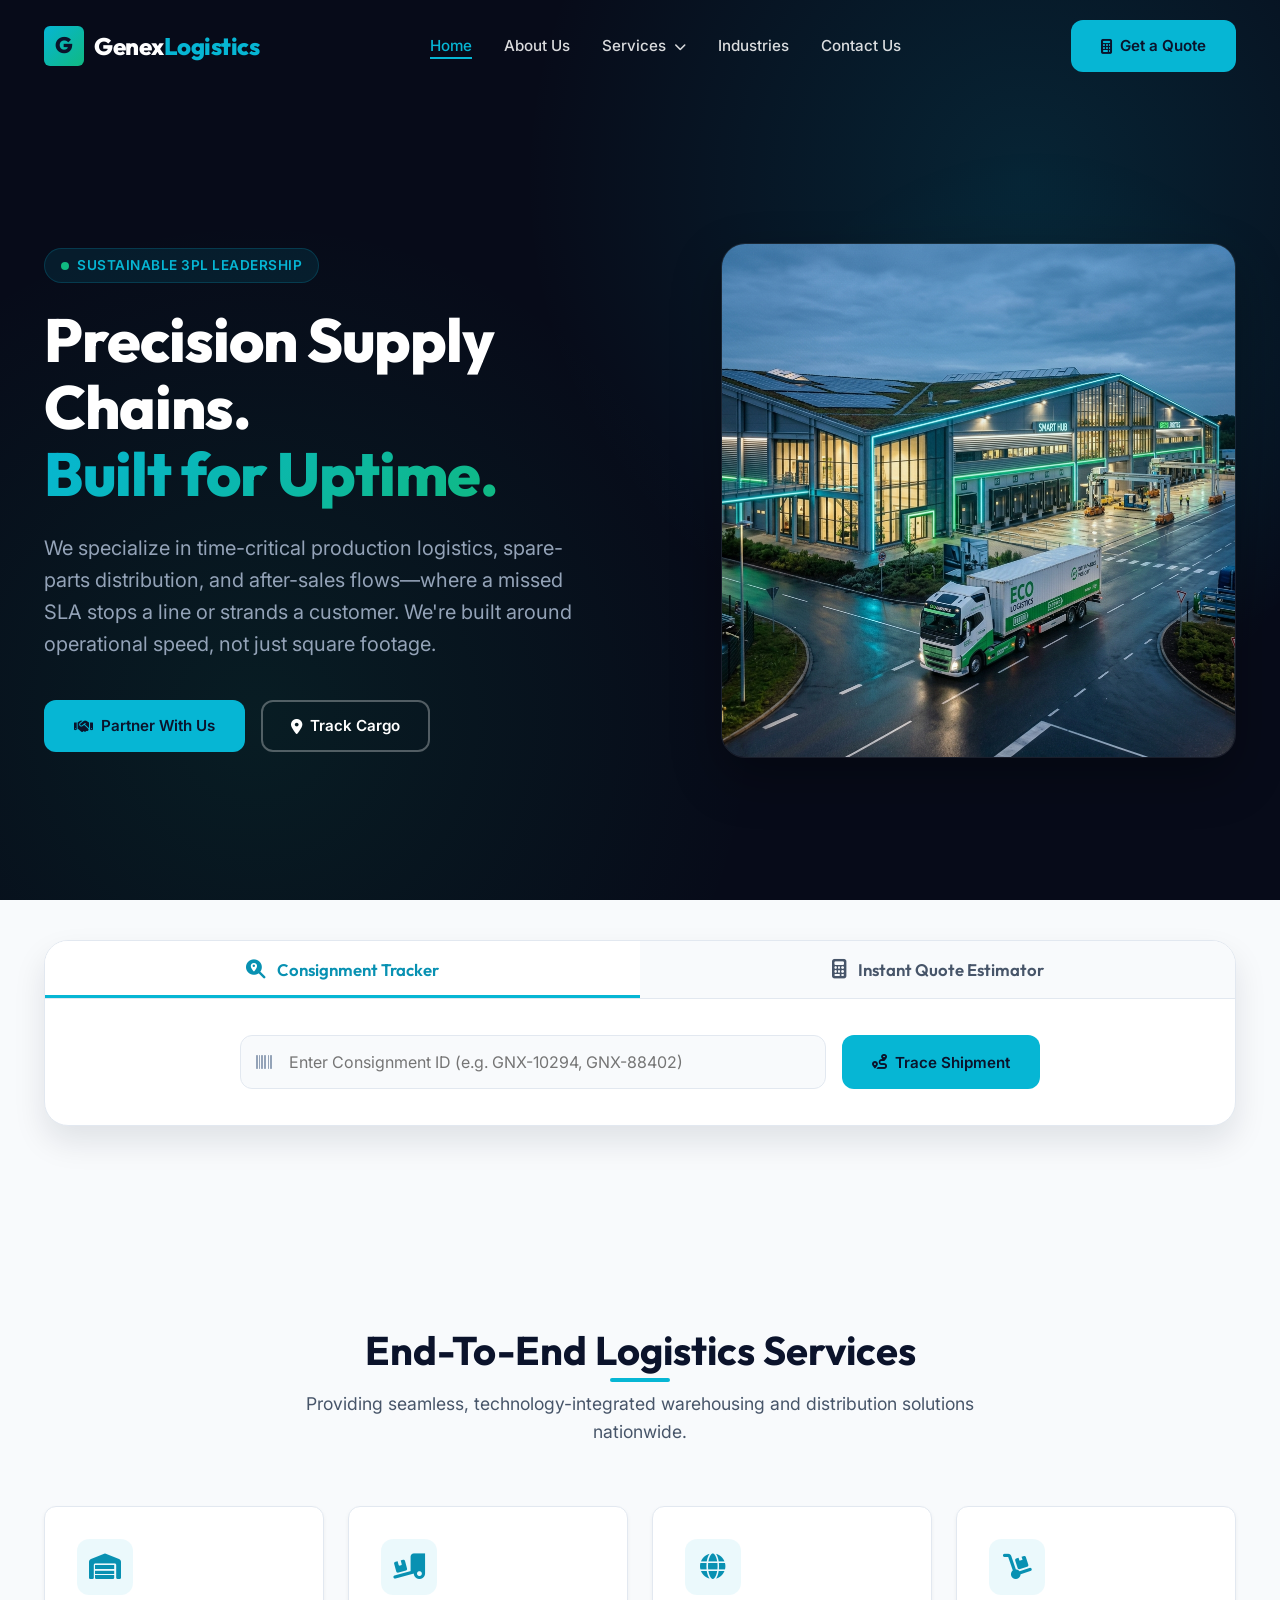
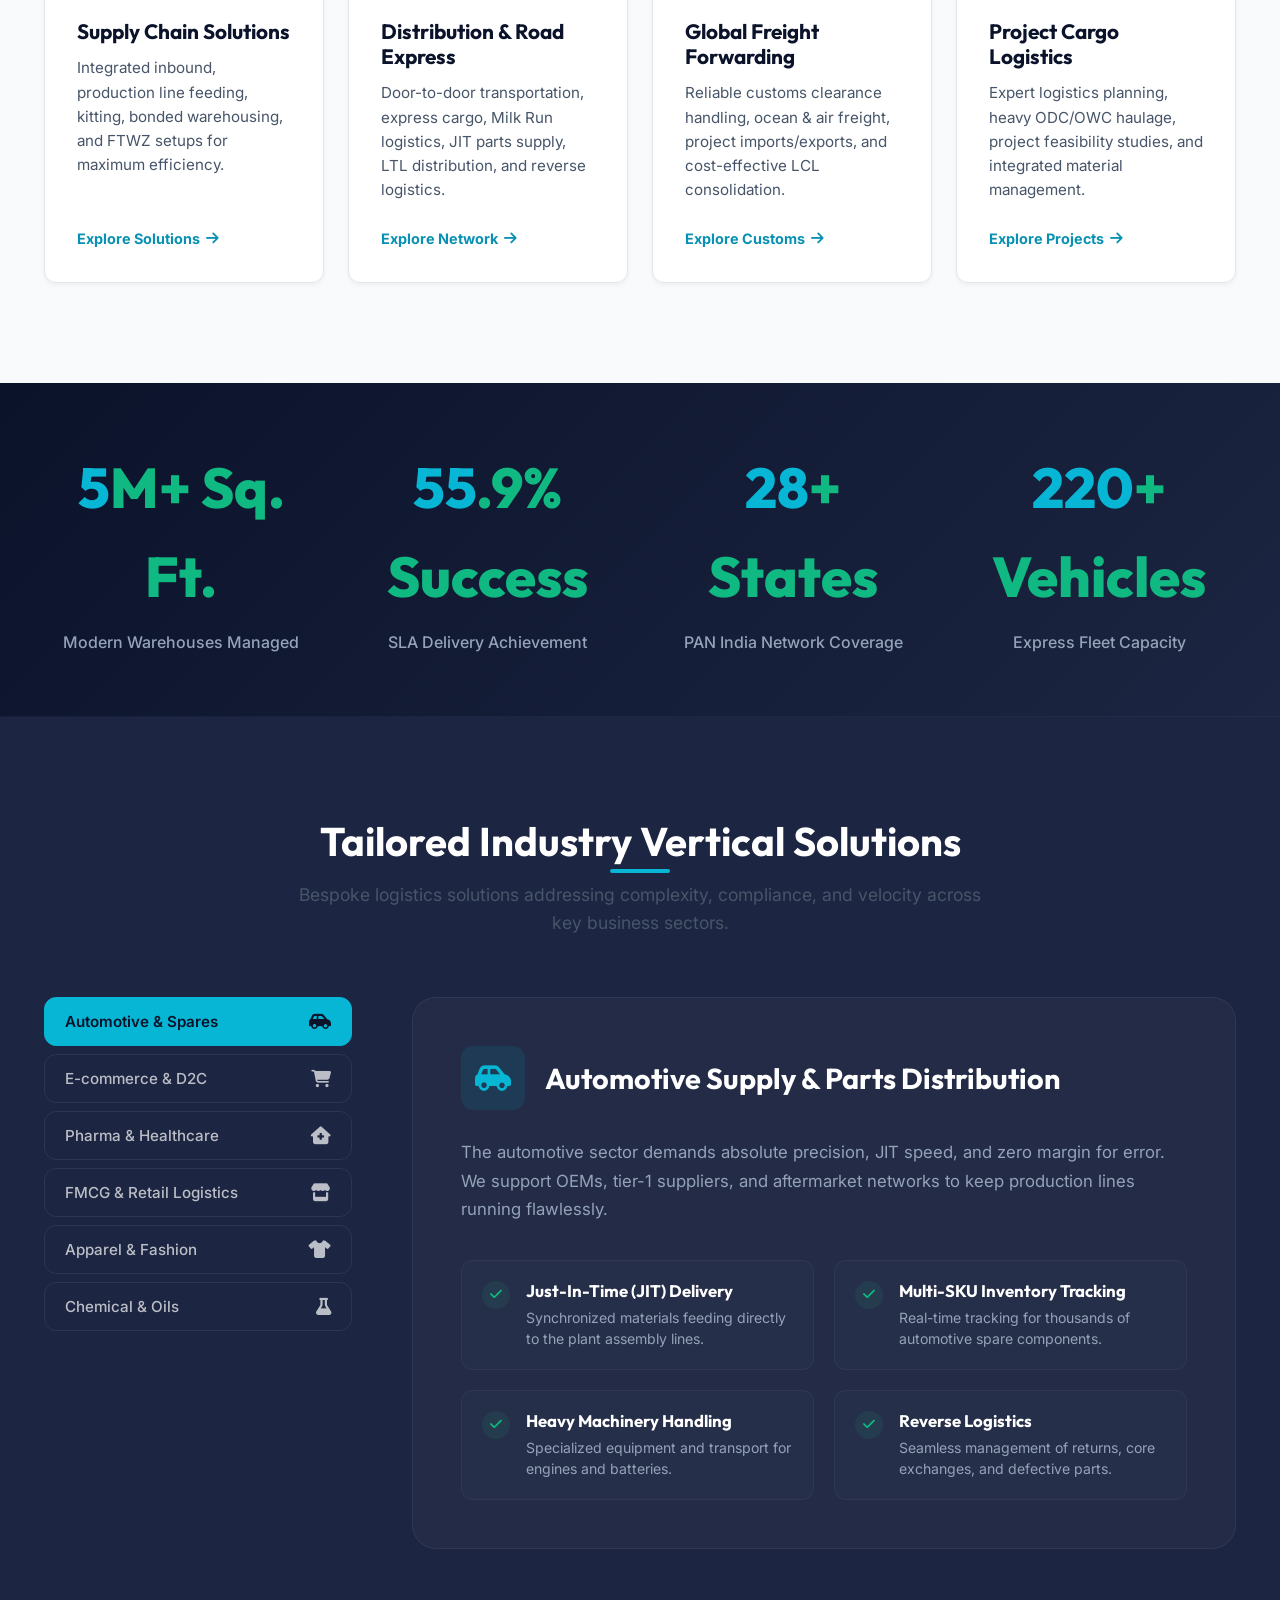
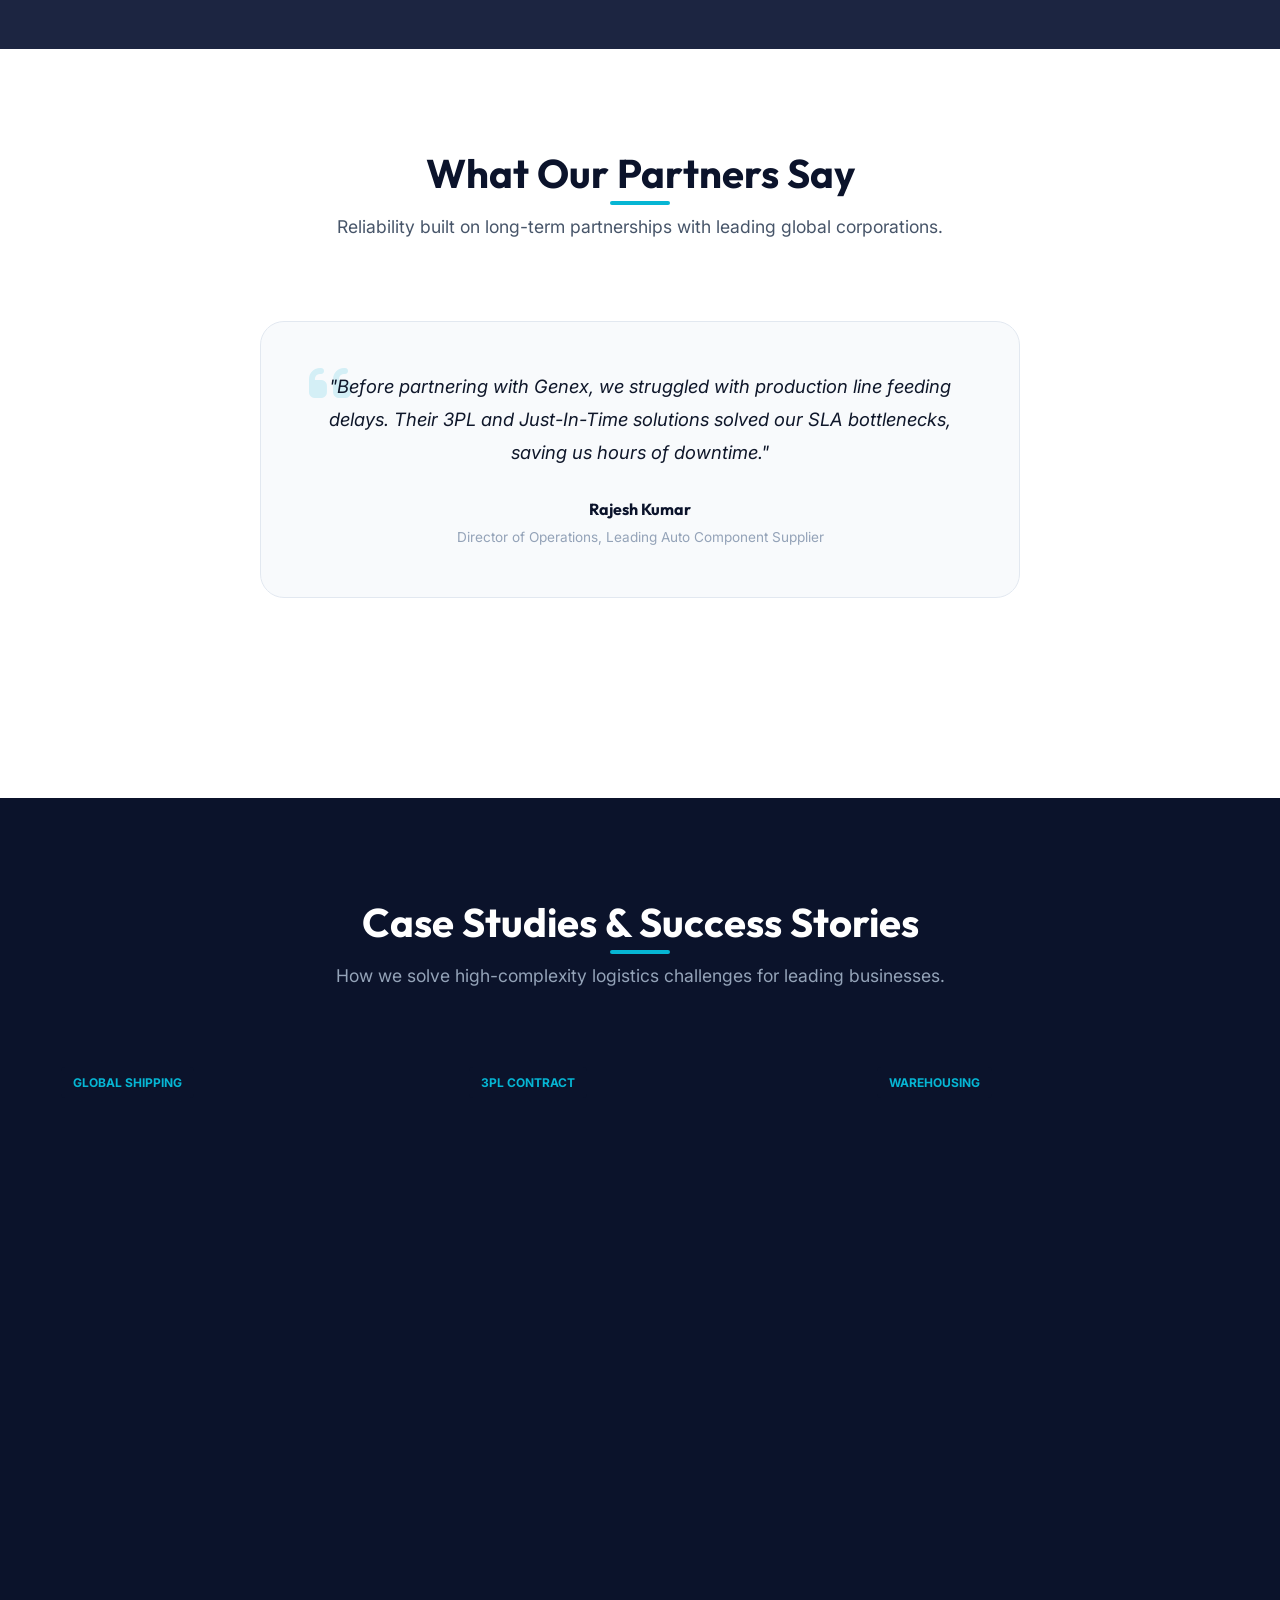
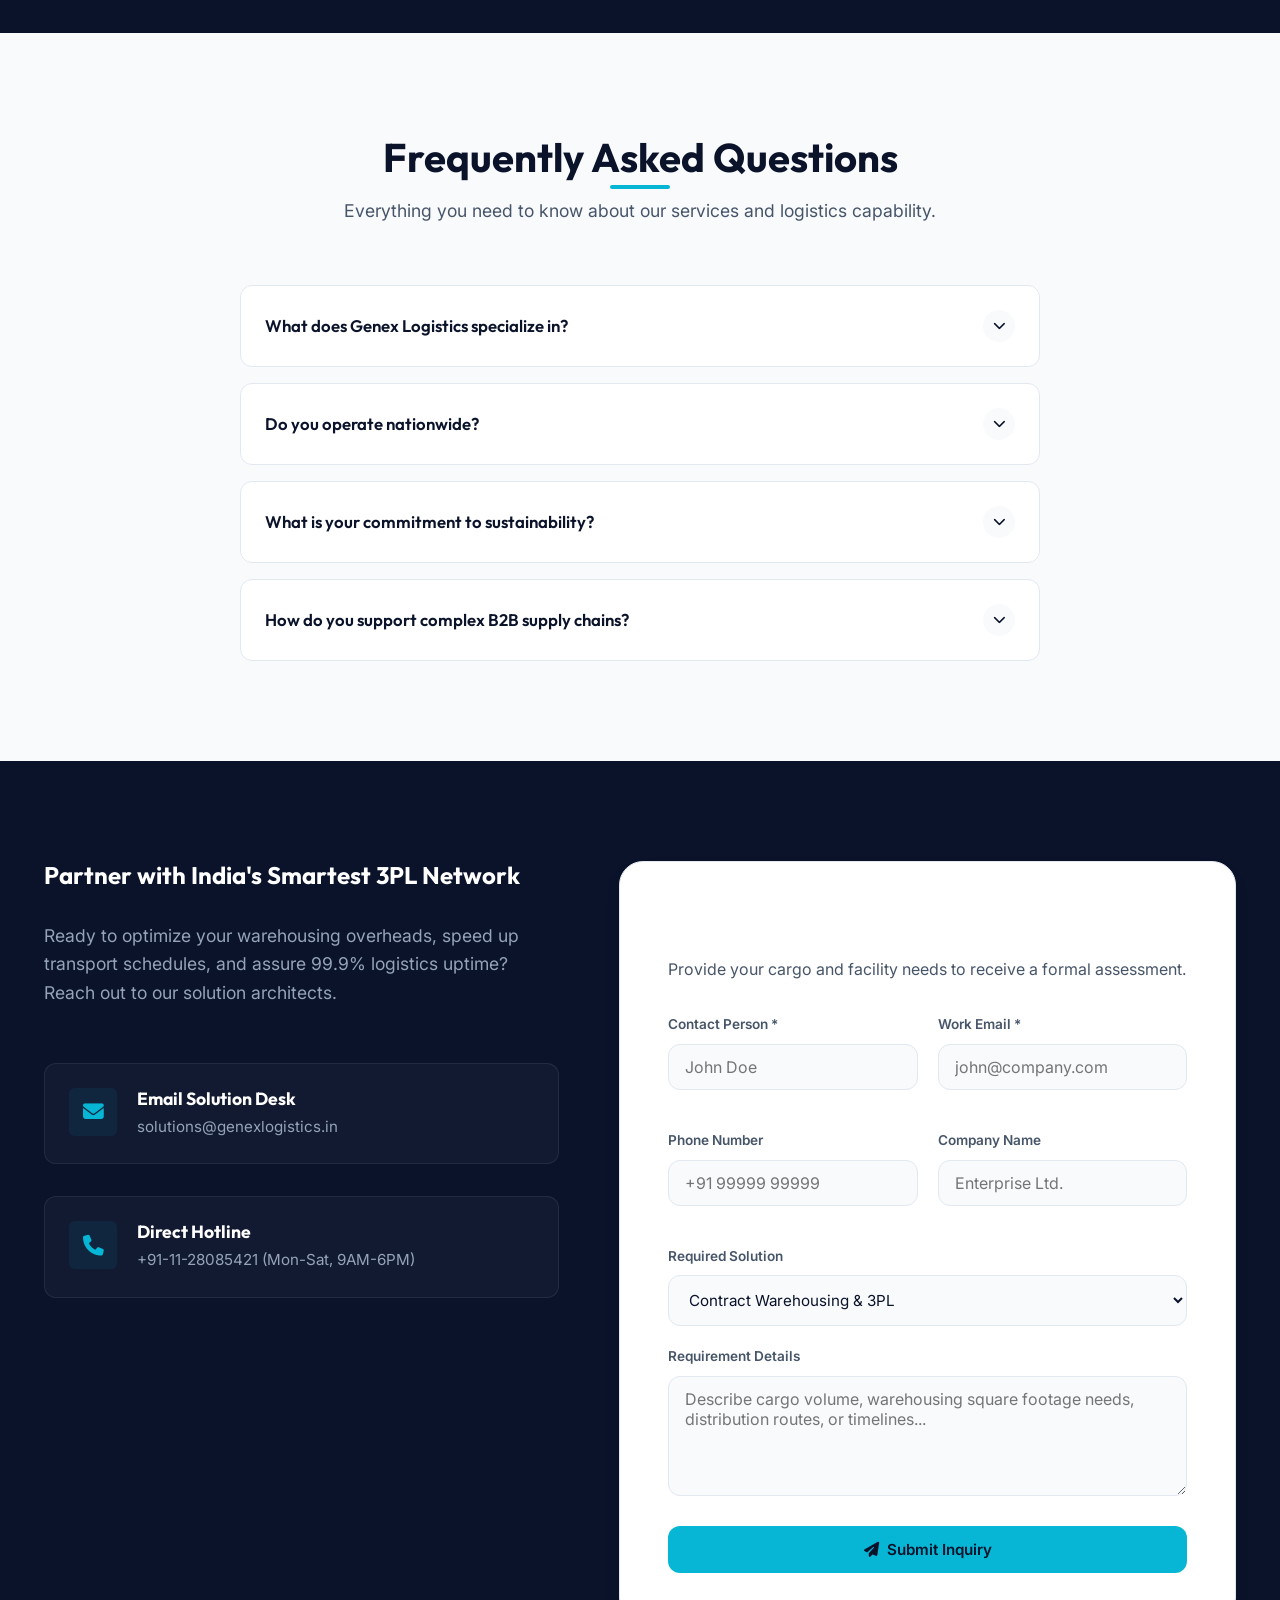
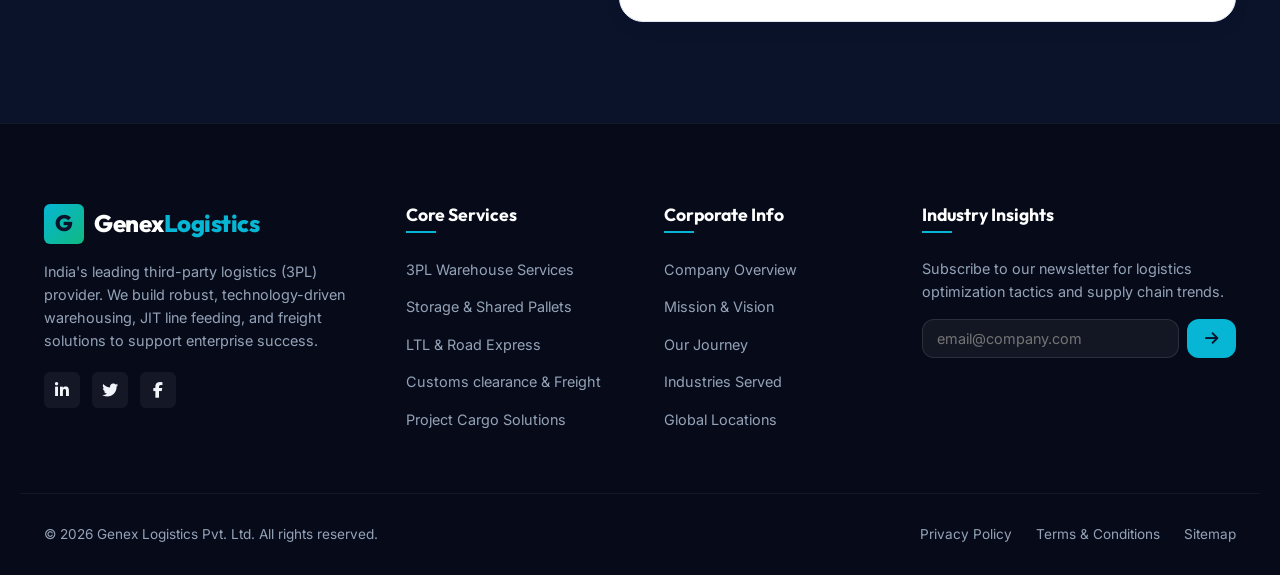
<file: index.html>
<!DOCTYPE html>
<html lang="en">
<head>
  <meta charset="UTF-8">
  <meta name="viewport" content="width=device-width, initial-scale=1.0">
  <meta name="description" content="Genex Logistics is India's leading 3PL supply chain & warehousing services company. Specialized in high-complexity flows, JIT, e-commerce, pharma, and global distribution.">
  <title>Genex Logistics | Premium 3PL Warehousing & Supply Chain Solutions</title>
  
  <!-- Custom CSS -->
  <link rel="stylesheet" href="index.css">
  
  <!-- FontAwesome Icons -->
  <link rel="stylesheet" href="https://cdnjs.cloudflare.com/ajax/libs/font-awesome/6.4.0/css/all.min.css">
</head>
<body>

  <!-- --- HEADER NAVIGATION --- -->
  <header>
    <div class="container nav-container">
      <a href="index.html" class="logo">
        <div class="logo-icon">G</div>
        <div class="logo-text">Genex<span>Logistics</span></div>
      </a>
      
      <nav class="nav-links">
        <div class="nav-item">
          <a href="index.html" class="nav-link active">Home</a>
        </div>
        <div class="nav-item">
          <a href="about.html" class="nav-link">About Us</a>
        </div>
        <div class="nav-item">
          <a href="services.html" class="nav-link dropdown-trigger">Services <i class="fa-solid fa-chevron-down" style="font-size: 0.75rem; margin-left: 4px;"></i></a>
          <div class="nav-dropdown">
            <a href="services.html#3pl">3PL & Contract Logistics</a>
            <a href="services.html#warehousing">Shared Warehousing</a>
            <a href="services.html#distribution">Road Express & LTL</a>
            <a href="services.html#global">Global Air & Ocean Freight</a>
            <a href="services.html#project">Project Logistics & ODC</a>
          </div>
        </div>
        <div class="nav-item">
          <a href="industries.html" class="nav-link">Industries</a>
        </div>
        <div class="nav-item">
          <a href="contact.html" class="nav-link">Contact Us</a>
        </div>
      </nav>
      
      <div class="nav-cta">
        <a href="contact.html" class="btn btn-primary"><i class="fa-solid fa-calculator"></i> Get a Quote</a>
        <button class="mobile-toggle" aria-label="Toggle menu">
          <span></span>
          <span></span>
          <span></span>
        </button>
      </div>
    </div>
  </header>

  <!-- --- HERO SECTION --- -->
  <section class="hero">
    <div class="container hero-grid">
      <div class="hero-content animated slide-in-left">
        <div class="hero-badge">
          <span></span> Sustainable 3PL Leadership
        </div>
        <h1>Precision Supply Chains.<br><span>Built for Uptime.</span></h1>
        <p class="lead">We specialize in time-critical production logistics, spare-parts distribution, and after-sales flows—where a missed SLA stops a line or strands a customer. We're built around operational speed, not just square footage.</p>
        <div class="hero-actions">
          <a href="#quote-estimator" class="btn btn-primary"><i class="fa-solid fa-handshake"></i> Partner With Us</a>
          <a href="#tracker-section" class="btn btn-outline-white"><i class="fa-solid fa-location-dot"></i> Track Cargo</a>
        </div>
      </div>
      <div class="hero-image-container animated scale-up" data-delay="0.2s">
        <div class="hero-vector"></div>
        <img src="logistics_hero.png" alt="Genex modern logistics facility" class="hero-illustration">
      </div>
    </div>
  </section>

  <!-- --- THE LOGISTICS HUB WIDGET --- -->
  <section class="section logistics-hub" id="tracker-section">
    <div class="container">
      <div class="widget-card animated fade-in-up">
        <div class="widget-tabs">
          <button class="widget-tab active" data-tab="tracker">
            <i class="fa-solid fa-magnifying-glass-location"></i> Consignment Tracker
          </button>
          <button class="widget-tab" data-tab="estimator" id="quote-estimator">
            <i class="fa-solid fa-calculator"></i> Instant Quote Estimator
          </button>
        </div>
        
        <div class="widget-content">
          <!-- Tracker Panel -->
          <div class="widget-panel active" id="tracker-panel">
            <form id="tracking-form" class="tracker-form-group">
              <div class="input-wrapper">
                <i class="fa-solid fa-barcode"></i>
                <input type="text" id="tracking-id" placeholder="Enter Consignment ID (e.g. GNX-10294, GNX-88402)" class="form-control" required>
              </div>
              <button type="submit" class="btn btn-primary"><i class="fa-solid fa-route"></i> Trace Shipment</button>
            </form>
            
            <div id="tracker-result" class="tracker-result">
              <div class="tracker-meta">
                <span>Consignment ID: <strong id="track-id-disp">-</strong></span>
                <span>Route: <strong id="track-route-disp">-</strong></span>
                <span>Status: <strong id="track-status-disp">-</strong></span>
                <span>Est. Delivery: <strong id="track-arrival-disp">-</strong></span>
              </div>
              
              <div class="tracking-timeline">
                <div class="timeline-progress-bar"></div>
                
                <div class="timeline-step">
                  <div class="step-node">1</div>
                  <div class="step-label">Order Booked</div>
                  <div class="step-time"></div>
                </div>
                <div class="timeline-step">
                  <div class="step-node">2</div>
                  <div class="step-label">Sorted at Hub</div>
                  <div class="step-time"></div>
                </div>
                <div class="timeline-step">
                  <div class="step-node">3</div>
                  <div class="step-label">In Transit</div>
                  <div class="step-time"></div>
                </div>
                <div class="timeline-step">
                  <div class="step-node">4</div>
                  <div class="step-label">Delivered</div>
                  <div class="step-time"></div>
                </div>
              </div>
            </div>
          </div>
          
          <!-- Estimator Panel -->
          <div class="widget-panel" id="estimator-panel">
            <form id="estimator-form" class="estimator-grid">
              <div class="form-group-select">
                <label for="est-service">Select Logistics Service</label>
                <select id="est-service" class="form-select">
                  <option value="warehousing">3PL Contract Warehousing & storage</option>
                  <option value="distribution">Express Distribution / FTL</option>
                  <option value="global">Global Ocean/Air Forwarding</option>
                  <option value="project">Project Logistics & ODC Handling</option>
                </select>
              </div>
              
              <div class="form-group-select">
                <label for="est-weight">Estimated Cargo Weight Class</label>
                <select id="est-weight" class="form-select">
                  <option value="light">Standard (Under 1,000 kg)</option>
                  <option value="mid">Commercial Bulk (1,000 - 10,000 kg)</option>
                  <option value="heavy">Heavy-Duty / ODC (Over 10,000 kg)</option>
                </select>
              </div>
              
              <div class="form-group-select">
                <label for="est-industry">Your Industry Sector</label>
                <select id="est-industry" class="form-select">
                  <option value="automotive">Automotive & Spares</option>
                  <option value="ecommerce">E-commerce & Retail</option>
                  <option value="pharma">Pharma & Healthcare</option>
                  <option value="chemicals">Chemicals & Oils</option>
                  <option value="electronics">Electronics & Telecom</option>
                </select>
              </div>
              
              <div class="estimator-submit">
                <button type="submit" class="btn btn-primary"><i class="fa-solid fa-receipt"></i> Calculate Estimate</button>
              </div>
            </form>
            
            <div id="estimator-result" class="estimator-result">
              <div class="estimator-result-grid">
                <div class="estimator-summary">
                  <h4 id="est-disp-service">3PL Supply Chain Solutions</h4>
                  <p id="est-disp-details">Configured for Automotive requirements (Heavy cargo). Final price depends on customs, storage days, and specific route parameters.</p>
                </div>
                <div class="estimator-price-block">
                  <div class="price-title">Est. Base Charge</div>
                  <div class="price-amount" id="est-disp-price">₹0</div>
                  <div class="price-sub">*Excludes taxes & handling fuel surcharges</div>
                </div>
              </div>
            </div>
          </div>
        </div>
      </div>
    </div>
  </section>

  <!-- --- CORE SERVICES --- -->
  <section class="section">
    <div class="container">
      <div class="section-header animated fade-in-up">
        <h2>End-To-End Logistics Services</h2>
        <p>Providing seamless, technology-integrated warehousing and distribution solutions nationwide.</p>
      </div>
      
      <div class="services-grid">
        <!-- Card 1 -->
        <div class="service-card animated fade-in-up" data-delay="0.1s">
          <div class="service-icon"><i class="fa-solid fa-warehouse"></i></div>
          <h3>Supply Chain Solutions</h3>
          <p>Integrated inbound, production line feeding, kitting, bonded warehousing, and FTWZ setups for maximum efficiency.</p>
          <a href="services.html#3pl" class="service-link">Explore Solutions <i class="fa-solid fa-arrow-right"></i></a>
        </div>
        <!-- Card 2 -->
        <div class="service-card animated fade-in-up" data-delay="0.2s">
          <div class="service-icon"><i class="fa-solid fa-truck-ramp-box"></i></div>
          <h3>Distribution & Road Express</h3>
          <p>Door-to-door transportation, express cargo, Milk Run logistics, JIT parts supply, LTL distribution, and reverse logistics.</p>
          <a href="services.html#distribution" class="service-link">Explore Network <i class="fa-solid fa-arrow-right"></i></a>
        </div>
        <!-- Card 3 -->
        <div class="service-card animated fade-in-up" data-delay="0.3s">
          <div class="service-icon"><i class="fa-solid fa-globe"></i></div>
          <h3>Global Freight Forwarding</h3>
          <p>Reliable customs clearance handling, ocean & air freight, project imports/exports, and cost-effective LCL consolidation.</p>
          <a href="services.html#global" class="service-link">Explore Customs <i class="fa-solid fa-arrow-right"></i></a>
        </div>
        <!-- Card 4 -->
        <div class="service-card animated fade-in-up" data-delay="0.4s">
          <div class="service-icon"><i class="fa-solid fa-dolly"></i></div>
          <h3>Project Cargo Logistics</h3>
          <p>Expert logistics planning, heavy ODC/OWC haulage, project feasibility studies, and integrated material management.</p>
          <a href="services.html#project" class="service-link">Explore Projects <i class="fa-solid fa-arrow-right"></i></a>
        </div>
      </div>
    </div>
  </section>

  <!-- --- STATS BAR --- -->
  <section class="stats-bar">
    <div class="container stats-grid">
      <div class="stat-item">
        <div class="stat-num" data-target="5" data-suffix="M+ Sq. Ft.">0</div>
        <div class="stat-label">Modern Warehouses Managed</div>
      </div>
      <div class="stat-item">
        <div class="stat-num" data-target="99" data-suffix=".9% Success">0</div>
        <div class="stat-label">SLA Delivery Achievement</div>
      </div>
      <div class="stat-item">
        <div class="stat-num" data-target="28" data-suffix="+ States">0</div>
        <div class="stat-label">PAN India Network Coverage</div>
      </div>
      <div class="stat-item">
        <div class="stat-num" data-target="500" data-suffix="+ Vehicles">0</div>
        <div class="stat-label">Express Fleet Capacity</div>
      </div>
    </div>
  </section>

  <!-- --- INDUSTRIES SOLUTIONS SWITCHER --- -->
  <section class="section industries-section">
    <div class="container">
      <div class="section-header animated fade-in-up">
        <h2>Tailored Industry Vertical Solutions</h2>
        <p>Bespoke logistics solutions addressing complexity, compliance, and velocity across key business sectors.</p>
      </div>
      
      <div class="industry-tabs-container">
        <!-- Left Tab Menu -->
        <div class="industry-menu animated slide-in-left">
          <button class="industry-menu-btn active" data-industry="auto">
            <span>Automotive & Spares</span> <i class="fa-solid fa-car-side"></i>
          </button>
          <button class="industry-menu-btn" data-industry="ecommerce">
            <span>E-commerce & D2C</span> <i class="fa-solid fa-cart-shopping"></i>
          </button>
          <button class="industry-menu-btn" data-industry="pharma">
            <span>Pharma & Healthcare</span> <i class="fa-solid fa-house-medical"></i>
          </button>
          <button class="industry-menu-btn" data-industry="fmcg">
            <span>FMCG & Retail Logistics</span> <i class="fa-solid fa-store"></i>
          </button>
          <button class="industry-menu-btn" data-industry="fashion">
            <span>Apparel & Fashion</span> <i class="fa-solid fa-shirt"></i>
          </button>
          <button class="industry-menu-btn" data-industry="chemical">
            <span>Chemical & Oils</span> <i class="fa-solid fa-flask"></i>
          </button>
        </div>
        
        <!-- Right Details Panels -->
        <div class="industry-panels animated scale-up" data-delay="0.1s">
          <!-- Auto Panel -->
          <div class="industry-panel active" id="auto-panel">
            <div class="industry-panel-header">
              <div class="industry-panel-icon"><i class="fa-solid fa-car-side"></i></div>
              <h3>Automotive Supply & Parts Distribution</h3>
            </div>
            <p class="industry-desc">The automotive sector demands absolute precision, JIT speed, and zero margin for error. We support OEMs, tier-1 suppliers, and aftermarket networks to keep production lines running flawlessly.</p>
            <div class="industry-features-grid">
              <div class="industry-feature-item">
                <div class="feature-dot"><i class="fa-solid fa-check"></i></div>
                <div>
                  <h4>Just-In-Time (JIT) Delivery</h4>
                  <p>Synchronized materials feeding directly to the plant assembly lines.</p>
                </div>
              </div>
              <div class="industry-feature-item">
                <div class="feature-dot"><i class="fa-solid fa-check"></i></div>
                <div>
                  <h4>Multi-SKU Inventory Tracking</h4>
                  <p>Real-time tracking for thousands of automotive spare components.</p>
                </div>
              </div>
              <div class="industry-feature-item">
                <div class="feature-dot"><i class="fa-solid fa-check"></i></div>
                <div>
                  <h4>Heavy Machinery Handling</h4>
                  <p>Specialized equipment and transport for engines and batteries.</p>
                </div>
              </div>
              <div class="industry-feature-item">
                <div class="feature-dot"><i class="fa-solid fa-check"></i></div>
                <div>
                  <h4>Reverse Logistics</h4>
                  <p>Seamless management of returns, core exchanges, and defective parts.</p>
                </div>
              </div>
            </div>
          </div>
          
          <!-- E-commerce Panel -->
          <div class="industry-panel" id="ecommerce-panel">
            <div class="industry-panel-header">
              <div class="industry-panel-icon"><i class="fa-solid fa-cart-shopping"></i></div>
              <h3>E-commerce & Omnichannel Fulfillment</h3>
            </div>
            <p class="industry-desc">Speed and accuracy define e-commerce. We provide scalable warehousing, rapid pick-pack, and hyper-reliable last-mile shipping to bolster your digital storefront operations.</p>
            <div class="industry-features-grid">
              <div class="industry-feature-item">
                <div class="feature-dot"><i class="fa-solid fa-check"></i></div>
                <div>
                  <h4>Same-Day Fulfillment</h4>
                  <p>Quick turnaround times with rapid cut-offs for dispatching orders.</p>
                </div>
              </div>
              <div class="industry-feature-item">
                <div class="feature-dot"><i class="fa-solid fa-check"></i></div>
                <div>
                  <h4>Omnichannel Logistics</h4>
                  <p>Unified storage and fulfillment for marketplaces, websites, and physical outlets.</p>
                </div>
              </div>
              <div class="industry-feature-item">
                <div class="feature-dot"><i class="fa-solid fa-check"></i></div>
                <div>
                  <h4>Hassle-Free Returns</h4>
                  <p>Inspection, repackaging, and restocking of returned consumer goods.</p>
                </div>
              </div>
              <div class="industry-feature-item">
                <div class="feature-dot"><i class="fa-solid fa-check"></i></div>
                <div>
                  <h4>Peak Season Scalability</h4>
                  <p>Flexible warehouse space & workforce to handle holiday order spikes.</p>
                </div>
              </div>
            </div>
          </div>

          <!-- Pharma Panel -->
          <div class="industry-panel" id="pharma-panel">
            <div class="industry-panel-header">
              <div class="industry-panel-icon"><i class="fa-solid fa-house-medical"></i></div>
              <h3>Pharmaceuticals & Healthcare Compliance</h3>
            </div>
            <p class="industry-desc">Precision, temperature controls, and absolute compliance are vital for healthcare. We manage life-critical logistics with WHO-GDP standards to protect vaccine and drug integrity.</p>
            <div class="industry-features-grid">
              <div class="industry-feature-item">
                <div class="feature-dot"><i class="fa-solid fa-check"></i></div>
                <div>
                  <h4>Cold Chain Logistics</h4>
                  <p>Strict temperature-controlled transport and storage (2°C to 8°C).</p>
                </div>
              </div>
              <div class="industry-feature-item">
                <div class="feature-dot"><i class="fa-solid fa-check"></i></div>
                <div>
                  <h4>WHO-GDP Compliant</h4>
                  <p>Certified practices ensuring medical cargo remains pristine.</p>
                </div>
              </div>
              <div class="industry-feature-item">
                <div class="feature-dot"><i class="fa-solid fa-check"></i></div>
                <div>
                  <h4>Batch & Expiry Controls</h4>
                  <p>FIFO and FEFO inventory tracking to prevent product wastage.</p>
                </div>
              </div>
              <div class="industry-feature-item">
                <div class="feature-dot"><i class="fa-solid fa-check"></i></div>
                <div>
                  <h4>Tamper-Proof Security</h4>
                  <p>CCTV monitored, restricted-access pharmaceutical vault storage.</p>
                </div>
              </div>
            </div>
          </div>

          <!-- FMCG Panel -->
          <div class="industry-panel" id="fmcg-panel">
            <div class="industry-panel-header">
              <div class="industry-panel-icon"><i class="fa-solid fa-store"></i></div>
              <h3>High-Velocity FMCG & Retail Distribution</h3>
            </div>
            <p class="industry-desc">FMCG demands consistent velocity and shelf-stocking efficiency. Our nationwide hub system is configured for swift volume distributions, keeping shelves full.</p>
            <div class="industry-features-grid">
              <div class="industry-feature-item">
                <div class="feature-dot"><i class="fa-solid fa-check"></i></div>
                <div>
                  <h4>High-Volume Dispatch</h4>
                  <p>Cross-docking and bulk consolidation for fast distribution turnarounds.</p>
                </div>
              </div>
              <div class="industry-feature-item">
                <div class="feature-dot"><i class="fa-solid fa-check"></i></div>
                <div>
                  <h4>Expiry Date Management</h4>
                  <p>System-driven batch control prevents warehouse obsolete stock build-up.</p>
                </div>
              </div>
              <div class="industry-feature-item">
                <div class="feature-dot"><i class="fa-solid fa-check"></i></div>
                <div>
                  <h4>Supermarket Replenishment</h4>
                  <p>Timely schedules supporting local stores, hubs, and retailers.</p>
                </div>
              </div>
              <div class="industry-feature-item">
                <div class="feature-dot"><i class="fa-solid fa-check"></i></div>
                <div>
                  <h4>Rural Market Access</h4>
                  <p>Extensive network delivering to tier-2, tier-3, and rural marketplaces.</p>
                </div>
              </div>
            </div>
          </div>

          <!-- Fashion Panel -->
          <div class="industry-panel" id="fashion-panel">
            <div class="industry-panel-header">
              <div class="industry-panel-icon"><i class="fa-solid fa-shirt"></i></div>
              <h3>Apparel & Fashion Logistics</h3>
            </div>
            <p class="industry-desc">Seasonality and style diversity define the fashion sector. We ensure swift collections rollouts with dynamic warehouse management supporting diverse SKUs.</p>
            <div class="industry-features-grid">
              <div class="industry-feature-item">
                <div class="feature-dot"><i class="fa-solid fa-check"></i></div>
                <div>
                  <h4>Multi-SKU Sorting</h4>
                  <p>Organized management of variable colors, sizes, and collection styles.</p>
                </div>
              </div>
              <div class="industry-feature-item">
                <div class="feature-dot"><i class="fa-solid fa-check"></i></div>
                <div>
                  <h4>Garment Care</h4>
                  <p>Quality preservation in pristine, climate-stabilized warehouse grids.</p>
                </div>
              </div>
              <div class="industry-feature-item">
                <div class="feature-dot"><i class="fa-solid fa-check"></i></div>
                <div>
                  <h4>Seasonal Scalability</h4>
                  <p>Flexible warehouse resources to handle new-season launching flows.</p>
                </div>
              </div>
              <div class="industry-feature-item">
                <div class="feature-dot"><i class="fa-solid fa-check"></i></div>
                <div>
                  <h4>Fast Pick & Pack</h4>
                  <p>Speedy sorting supporting direct retail shop inventory supplies.</p>
                </div>
              </div>
            </div>
          </div>

          <!-- Chemical Panel -->
          <div class="industry-panel" id="chemical-panel">
            <div class="industry-panel-header">
              <div class="industry-panel-icon"><i class="fa-solid fa-flask"></i></div>
              <h3>Chemicals & Oils Hazmat Handling</h3>
            </div>
            <p class="industry-desc">Strict security, regulatory alignment, and certified expertise are mandatory. We offer secure, compliant, temperature-regulated facilities for volatile industrial chemicals.</p>
            <div class="industry-features-grid">
              <div class="industry-feature-item">
                <div class="feature-dot"><i class="fa-solid fa-check"></i></div>
                <div>
                  <h4>Hazmat Training</h4>
                  <p>Trained logistics operators certified in handling hazardous cargo.</p>
                </div>
              </div>
              <div class="industry-feature-item">
                <div class="feature-dot"><i class="fa-solid fa-check"></i></div>
                <div>
                  <h4>Safety Compliance</h4>
                  <p>Warehousing layouts fully aligned with fire safety and EPA rules.</p>
                </div>
              </div>
              <div class="industry-feature-item">
                <div class="feature-dot"><i class="fa-solid fa-check"></i></div>
                <div>
                  <h4>Secure Bulk Transport</h4>
                  <p>Tanks and custom truck haulage designed for sensitive liquids.</p>
                </div>
              </div>
              <div class="industry-feature-item">
                <div class="feature-dot"><i class="fa-solid fa-check"></i></div>
                <div>
                  <h4>Regulatory Documentation</h4>
                  <p>Assistance in getting transport permits, licensing, and compliance stamps.</p>
                </div>
              </div>
            </div>
          </div>
        </div>
      </div>
    </div>
  </section>

  <!-- --- TRUST & TESTIMONIAL CAROUSEL --- -->
  <section class="section testimonials-section">
    <div class="container">
      <div class="section-header animated fade-in-up">
        <h2>What Our Partners Say</h2>
        <p>Reliability built on long-term partnerships with leading global corporations.</p>
      </div>
      
      <div class="slider-container animated scale-up">
        <div class="slider-track">
          <!-- Slide 1 -->
          <div class="slide">
            <div class="testimonial-card">
              <div class="quote-icon"><i class="fa-solid fa-quote-left"></i></div>
              <p class="testimonial-text">"Before partnering with Genex, we struggled with production line feeding delays. Their 3PL and Just-In-Time solutions solved our SLA bottlenecks, saving us hours of downtime."</p>
              <div class="testimonial-author">
                <span class="author-name">Rajesh Kumar</span>
                <span class="author-role">Director of Operations, Leading Auto Component Supplier</span>
              </div>
            </div>
          </div>
          <!-- Slide 2 -->
          <div class="slide">
            <div class="testimonial-card">
              <div class="quote-icon"><i class="fa-solid fa-quote-left"></i></div>
              <p class="testimonial-text">"Managing distribution for pharmaceutical vaccines is stressful. Genex's compliant cold-chain storage and real-time tracking gave us total peace of mind for our critical batches."</p>
              <div class="testimonial-author">
                <span class="author-name">Dr. Amit Shah</span>
                <span class="author-role">Head of Supply Chain, Global Vaccine Manufacturer</span>
              </div>
            </div>
          </div>
          <!-- Slide 3 -->
          <div class="slide">
            <div class="testimonial-card">
              <div class="quote-icon"><i class="fa-solid fa-quote-left"></i></div>
              <p class="testimonial-text">"Our e-commerce orders surge 4x during festive sales. Genex Logistics scaled up our warehousing space and fulfilled 99.8% of orders within 24 hours without a hitch."</p>
              <div class="testimonial-author">
                <span class="author-name">Neha Sharma</span>
                <span class="author-role">Founder, D2C Fashion Brand</span>
              </div>
            </div>
          </div>
        </div>
        
        <div class="slider-controls">
          <button class="slider-btn prev" aria-label="Previous slide"><i class="fa-solid fa-arrow-left"></i></button>
          <button class="slider-btn next" aria-label="Next slide"><i class="fa-solid fa-arrow-right"></i></button>
        </div>
      </div>
    </div>
  </section>

  <!-- --- FEATURED CASE STUDIES --- -->
  <section class="section section-alt">
    <div class="container">
      <div class="section-header animated fade-in-up">
        <h2>Case Studies & Success Stories</h2>
        <p>How we solve high-complexity logistics challenges for leading businesses.</p>
      </div>
      
      <div class="case-grid">
        <!-- Case 1 -->
        <div class="case-card animated fade-in-up" data-delay="0.1s">
          <div class="case-image">
            <i class="fa-solid fa-ship"></i>
            <span class="case-badge">Global Shipping</span>
          </div>
          <div class="case-content">
            <div class="case-metric">-20% Transit Time</div>
            <h3>LCL Consolidation for UK Fashion Retailer</h3>
            <p>Streamlined consolidation of goods from multiple Indian suppliers, cutting shipping costs and border clearing cycles.</p>
            <a href="services.html#global" class="service-link" style="color: var(--accent);">Read Case Details <i class="fa-solid fa-arrow-right"></i></a>
          </div>
        </div>
        <!-- Case 2 -->
        <div class="case-card animated fade-in-up" data-delay="0.2s">
          <div class="case-image">
            <i class="fa-solid fa-bolt"></i>
            <span class="case-badge">3PL Contract</span>
          </div>
          <div class="case-content">
            <div class="case-metric">+35% SLA Efficiency</div>
            <h3>Logistics for Power Back-up Manufacturer</h3>
            <p>Restructured warehousing and local distribution dispatch routes to support OEM assembly operations.</p>
            <a href="services.html#3pl" class="service-link" style="color: var(--accent);">Read Case Details <i class="fa-solid fa-arrow-right"></i></a>
          </div>
        </div>
        <!-- Case 3 -->
        <div class="case-card animated fade-in-up" data-delay="0.3s">
          <div class="case-image">
            <i class="fa-solid fa-boxes-packing"></i>
            <span class="case-badge">Warehousing</span>
          </div>
          <div class="case-content">
            <div class="case-metric">99.9% Stock Accuracy</div>
            <h3>Inventory Management for Telecom Giant</h3>
            <p>Deployed high-density racking and RFID inventory tracking tools to secure critical hardware items.</p>
            <a href="services.html#warehousing" class="service-link" style="color: var(--accent);">Read Case Details <i class="fa-solid fa-arrow-right"></i></a>
          </div>
        </div>
      </div>
    </div>
  </section>

  <!-- --- FAQ ACCORDION SECTION --- -->
  <section class="section">
    <div class="container">
      <div class="section-header animated fade-in-up">
        <h2>Frequently Asked Questions</h2>
        <p>Everything you need to know about our services and logistics capability.</p>
      </div>
      
      <div class="faq-container animated scale-up">
        <!-- Item 1 -->
        <div class="faq-item">
          <div class="faq-header">
            <h3>What does Genex Logistics specialize in?</h3>
            <div class="faq-icon"><i class="fa-solid fa-chevron-down"></i></div>
          </div>
          <div class="faq-content">
            <div class="faq-body">
              Genex Logistics is a premier 3PL supply chain and warehousing logistics company. We specialize in high-complexity logistics sectors, including Just-In-Time production supply, express road distribution, hazmat chemical storage, cold-chain pharmaceutical setups, and complex project freight forwarding.
            </div>
          </div>
        </div>
        <!-- Item 2 -->
        <div class="faq-item">
          <div class="faq-header">
            <h3>Do you operate nationwide?</h3>
            <div class="faq-icon"><i class="fa-solid fa-chevron-down"></i></div>
          </div>
          <div class="faq-content">
            <div class="faq-body">
              Yes, Genex operates an extensive PAN India network across 28 states and Union Territories. We manage a robust infrastructure of over 5 million square feet of warehousing space and maintain a comprehensive cargo shipping network.
            </div>
          </div>
        </div>
        <!-- Item 3 -->
        <div class="faq-item">
          <div class="faq-header">
            <h3>What is your commitment to sustainability?</h3>
            <div class="faq-icon"><i class="fa-solid fa-chevron-down"></i></div>
          </div>
          <div class="faq-content">
            <div class="faq-body">
              Sustainability is core to Genex. We optimize transport routes to decrease carbon emissions, utilize energy-efficient lighting inside our warehousing facilities, manage eco-friendly kitting and waste recycling, and are working towards carbon-neutral operations.
            </div>
          </div>
        </div>
        <!-- Item 4 -->
        <div class="faq-item">
          <div class="faq-header">
            <h3>How do you support complex B2B supply chains?</h3>
            <div class="faq-icon"><i class="fa-solid fa-chevron-down"></i></div>
          </div>
          <div class="faq-content">
            <div class="faq-body">
              We offer integrated systems linking raw material sourcing to production lines (production line feeding) and down to client shipping hubs. With precise inventory tracking, bonded logistics, and specialized handling, we keep operations running with 99.9% uptime.
            </div>
          </div>
        </div>
      </div>
    </div>
  </section>

  <!-- --- INQUIRY CONVERSION FORM --- -->
  <section class="section section-alt" id="inquiry-form-section">
    <div class="container contact-grid">
      <div class="contact-info-block animated slide-in-left">
        <h2>Partner with India's Smartest 3PL Network</h2>
        <p style="color: var(--text-muted); margin-bottom: 24px; font-size: 1.1rem;">Ready to optimize your warehousing overheads, speed up transport schedules, and assure 99.9% logistics uptime? Reach out to our solution architects.</p>
        
        <div class="contact-card" style="background-color: rgba(255, 255, 255, 0.03); border-color: rgba(255,255,255,0.08);">
          <div class="contact-card-icon"><i class="fa-solid fa-envelope"></i></div>
          <div class="contact-card-detail">
            <h3 style="color: var(--bg-white);">Email Solution Desk</h3>
            <p style="color: var(--text-muted);">solutions@genexlogistics.in</p>
          </div>
        </div>

        <div class="contact-card" style="background-color: rgba(255, 255, 255, 0.03); border-color: rgba(255,255,255,0.08);">
          <div class="contact-card-icon"><i class="fa-solid fa-phone"></i></div>
          <div class="contact-card-detail">
            <h3 style="color: var(--bg-white);">Direct Hotline</h3>
            <p style="color: var(--text-muted);">+91-11-28085421 (Mon-Sat, 9AM-6PM)</p>
          </div>
        </div>
      </div>
      
      <!-- Multi-step styled form -->
      <div class="contact-form-card animated scale-up">
        <h2>Request Custom Proposal</h2>
        <p>Provide your cargo and facility needs to receive a formal assessment.</p>
        
        <form id="contact-inquiry-form">
          <div class="form-row">
            <div class="form-group">
              <label for="form-name">Contact Person *</label>
              <input type="text" id="form-name" placeholder="John Doe" class="form-control" required>
            </div>
            <div class="form-group">
              <label for="form-email">Work Email *</label>
              <input type="email" id="form-email" placeholder="john@company.com" class="form-control" required>
            </div>
          </div>
          
          <div class="form-row">
            <div class="form-group">
              <label for="form-phone">Phone Number</label>
              <input type="tel" id="form-phone" placeholder="+91 99999 99999" class="form-control">
            </div>
            <div class="form-group">
              <label for="form-company">Company Name</label>
              <input type="text" id="form-company" placeholder="Enterprise Ltd." class="form-control">
            </div>
          </div>
          
          <div class="form-group">
            <label for="form-service">Required Solution</label>
            <select id="form-service" class="form-select">
              <option value="contract-3pl">Contract Warehousing & 3PL</option>
              <option value="road-express">Road Freight & LTL Distribution</option>
              <option value="forwarding">Sea / Air Forwarding & Customs</option>
              <option value="project-cargo">Project Cargo Handling</option>
            </select>
          </div>
          
          <div class="form-group">
            <label for="form-details">Requirement Details</label>
            <textarea id="form-details" placeholder="Describe cargo volume, warehousing square footage needs, distribution routes, or timelines..." class="form-control"></textarea>
          </div>
          
          <button type="submit" class="btn btn-primary" style="width: 100%; margin-top: 10px;"><i class="fa-solid fa-paper-plane"></i> Submit Inquiry</button>
        </form>
      </div>
    </div>
  </section>

  <!-- --- FOOTER --- -->
  <footer>
    <div class="container footer-grid">
      <div class="footer-col footer-about">
        <a href="index.html" class="logo">
          <div class="logo-icon">G</div>
          <div class="logo-text">Genex<span>Logistics</span></div>
        </a>
        <p>India's leading third-party logistics (3PL) provider. We build robust, technology-driven warehousing, JIT line feeding, and freight solutions to support enterprise success.</p>
        <div class="social-links">
          <a href="#" class="social-btn" aria-label="LinkedIn"><i class="fa-brands fa-linkedin-in"></i></a>
          <a href="#" class="social-btn" aria-label="Twitter"><i class="fa-brands fa-twitter"></i></a>
          <a href="#" class="social-btn" aria-label="Facebook"><i class="fa-brands fa-facebook-f"></i></a>
        </div>
      </div>
      
      <div class="footer-col">
        <h4>Core Services</h4>
        <ul class="footer-links-list">
          <li><a href="services.html#3pl">3PL Warehouse Services</a></li>
          <li><a href="services.html#warehousing">Storage & Shared Pallets</a></li>
          <li><a href="services.html#distribution">LTL & Road Express</a></li>
          <li><a href="services.html#global">Customs clearance & Freight</a></li>
          <li><a href="services.html#project">Project Cargo Solutions</a></li>
        </ul>
      </div>
      
      <div class="footer-col">
        <h4>Corporate Info</h4>
        <ul class="footer-links-list">
          <li><a href="about.html">Company Overview</a></li>
          <li><a href="about.html#values">Mission & Vision</a></li>
          <li><a href="about.html#timeline">Our Journey</a></li>
          <li><a href="industries.html">Industries Served</a></li>
          <li><a href="contact.html">Global Locations</a></li>
        </ul>
      </div>
      
      <div class="footer-col footer-newsletter">
        <h4>Industry Insights</h4>
        <p>Subscribe to our newsletter for logistics optimization tactics and supply chain trends.</p>
        <form class="newsletter-form">
          <input type="email" placeholder="email@company.com" class="form-control" required style="background-color: rgba(255, 255, 255, 0.05); border-color: rgba(255, 255, 255, 0.1); color: var(--text-light);">
          <button type="submit" class="btn btn-primary" aria-label="Subscribe"><i class="fa-solid fa-arrow-right"></i></button>
        </form>
      </div>
    </div>
    
    <div class="container footer-bottom">
      <p>&copy; 2026 Genex Logistics Pvt. Ltd. All rights reserved.</p>
      <div class="footer-bottom-links">
        <a href="#">Privacy Policy</a>
        <a href="#">Terms & Conditions</a>
        <a href="#">Sitemap</a>
      </div>
    </div>
  </footer>

  <!-- Main JavaScript -->
  <script src="index.js"></script>
</body>
</html>
</file>
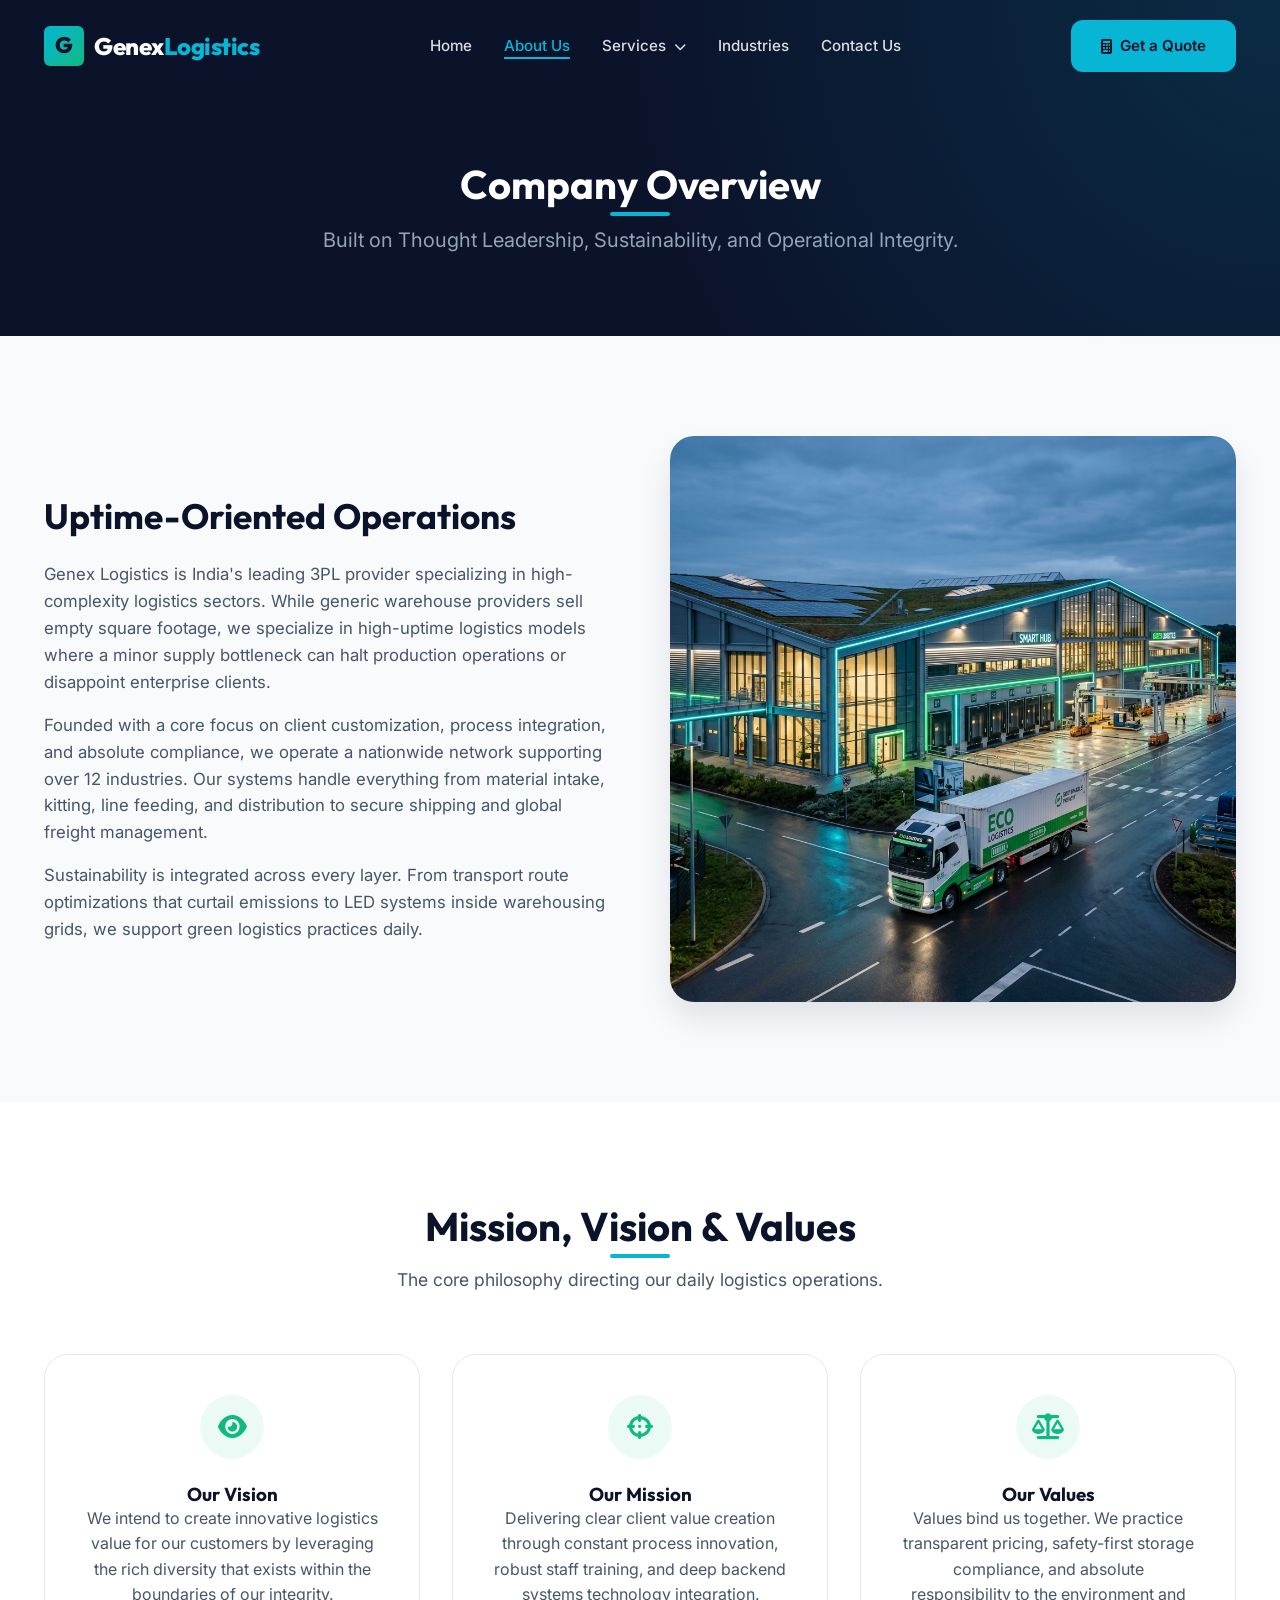
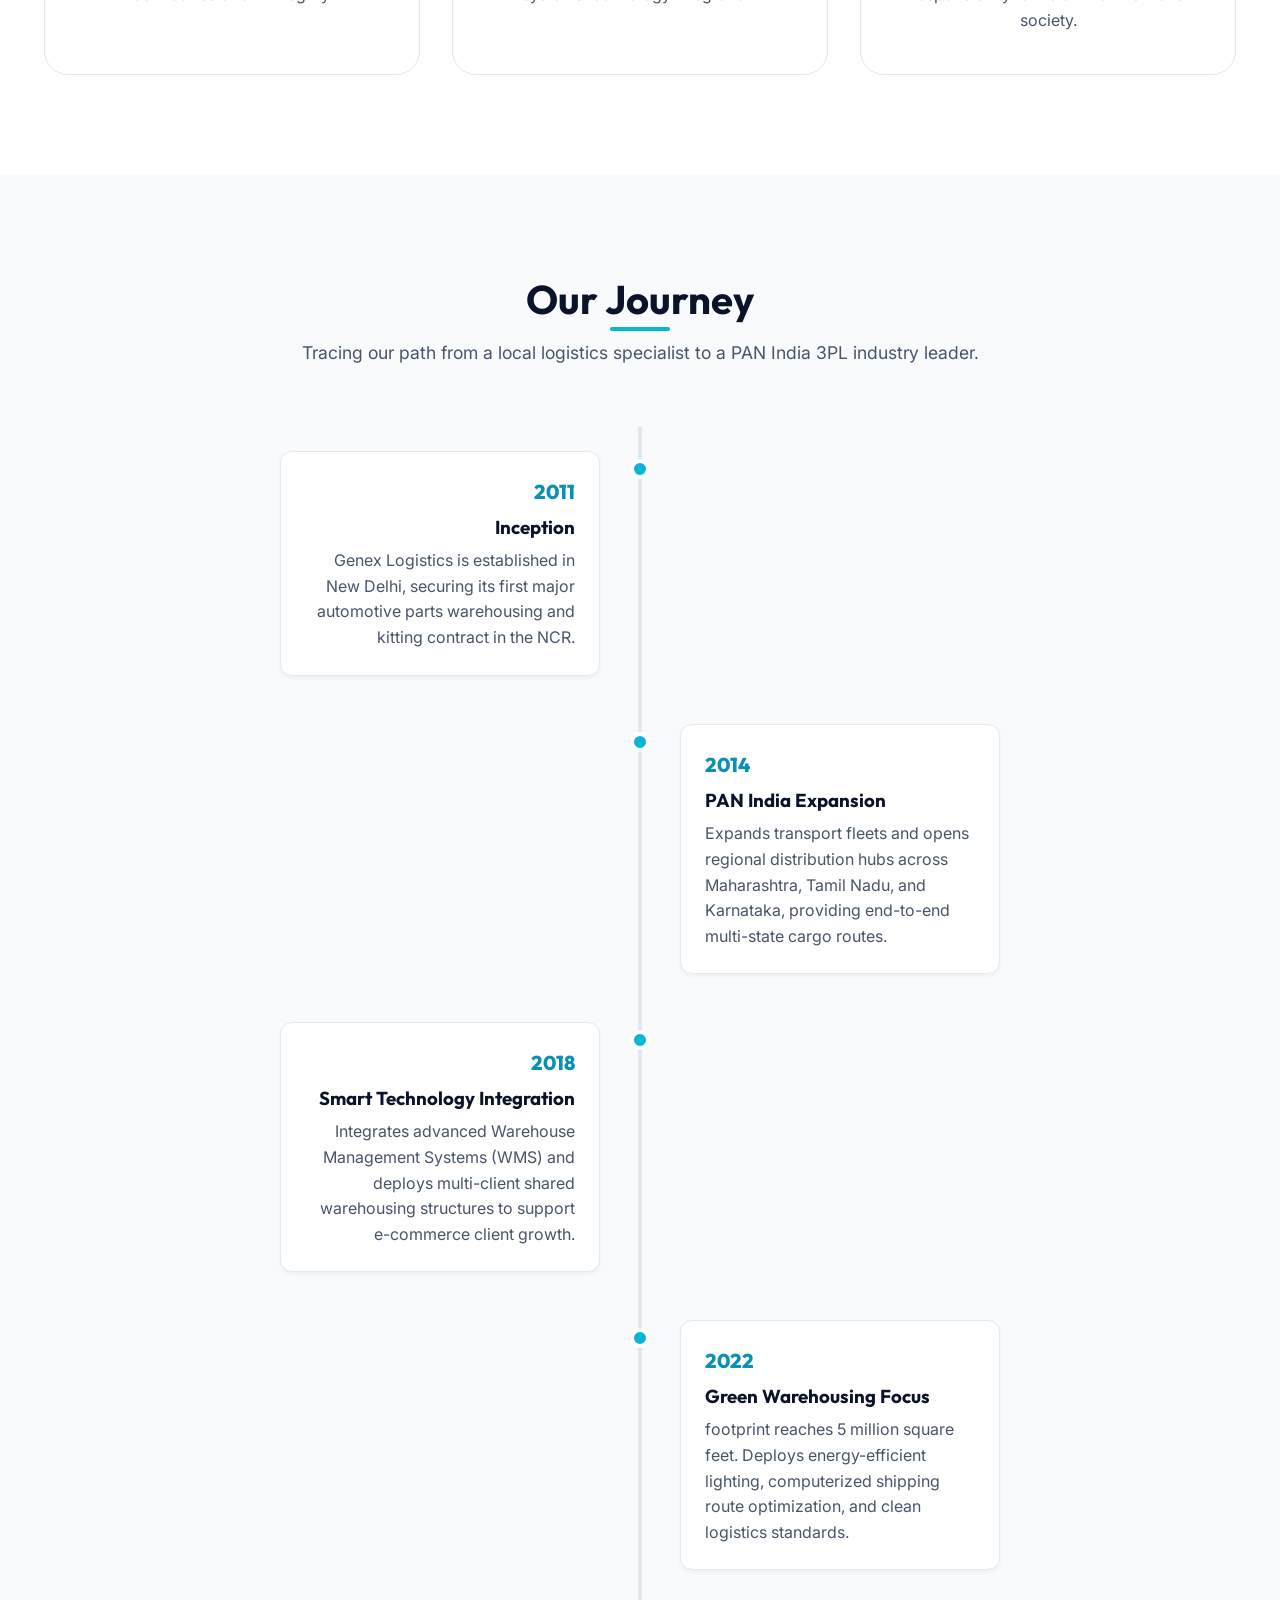
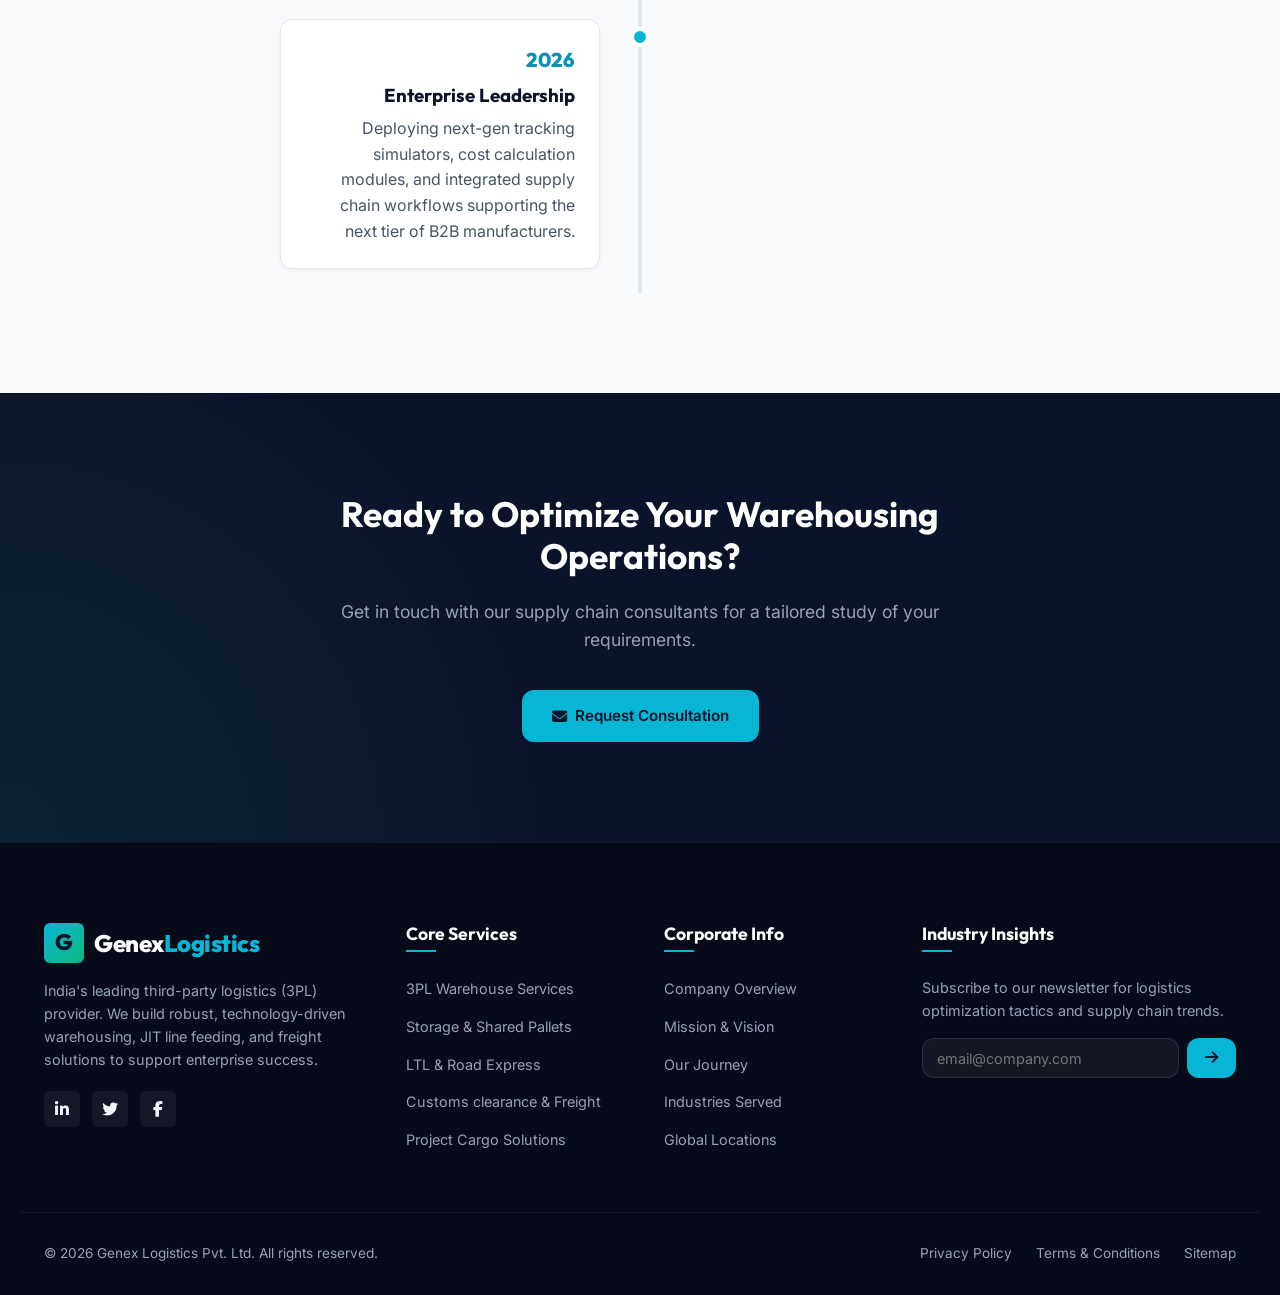
<file: about.html>
<!DOCTYPE html>
<html lang="en">
<head>
  <meta charset="UTF-8">
  <meta name="viewport" content="width=device-width, initial-scale=1.0">
  <meta name="description" content="Learn more about Genex Logistics - India's premier 3PL supply chain, warehousing provider, and forwarding network. Our values, mission, and journey.">
  <title>About Us | Genex Logistics | Corporate Profile & Values</title>
  
  <!-- Custom CSS -->
  <link rel="stylesheet" href="index.css">
  
  <!-- FontAwesome Icons -->
  <link rel="stylesheet" href="https://cdnjs.cloudflare.com/ajax/libs/font-awesome/6.4.0/css/all.min.css">
</head>
<body>

  <!-- --- HEADER NAVIGATION --- -->
  <header class="scrolled">
    <div class="container nav-container">
      <a href="index.html" class="logo">
        <div class="logo-icon">G</div>
        <div class="logo-text">Genex<span>Logistics</span></div>
      </a>
      
      <nav class="nav-links">
        <div class="nav-item">
          <a href="index.html" class="nav-link">Home</a>
        </div>
        <div class="nav-item">
          <a href="about.html" class="nav-link active">About Us</a>
        </div>
        <div class="nav-item">
          <a href="services.html" class="nav-link dropdown-trigger">Services <i class="fa-solid fa-chevron-down" style="font-size: 0.75rem; margin-left: 4px;"></i></a>
          <div class="nav-dropdown">
            <a href="services.html#3pl">3PL & Contract Logistics</a>
            <a href="services.html#warehousing">Shared Warehousing</a>
            <a href="services.html#distribution">Road Express & LTL</a>
            <a href="services.html#global">Global Air & Ocean Freight</a>
            <a href="services.html#project">Project Logistics & ODC</a>
          </div>
        </div>
        <div class="nav-item">
          <a href="industries.html" class="nav-link">Industries</a>
        </div>
        <div class="nav-item">
          <a href="contact.html" class="nav-link">Contact Us</a>
        </div>
      </nav>
      
      <div class="nav-cta">
        <a href="contact.html" class="btn btn-primary"><i class="fa-solid fa-calculator"></i> Get a Quote</a>
        <button class="mobile-toggle" aria-label="Toggle menu">
          <span></span>
          <span></span>
          <span></span>
        </button>
      </div>
    </div>
  </header>

  <!-- --- HERO SECTION ABOUT --- -->
  <section class="section section-alt" style="padding-top: 160px; padding-bottom: 80px; background-image: radial-gradient(circle at top right, rgba(6, 182, 212, 0.15), transparent 50%);">
    <div class="container">
      <div class="section-header animated fade-in-up" style="margin-bottom: 0;">
        <h2>Company Overview</h2>
        <p style="color: var(--text-muted); font-size: 1.25rem;">Built on Thought Leadership, Sustainability, and Operational Integrity.</p>
      </div>
    </div>
  </section>

  <!-- --- COMPANY INTRO --- -->
  <section class="section">
    <div class="container">
      <div style="display: grid; grid-template-columns: 1fr 1fr; gap: 60px; align-items: center;">
        <div class="animated slide-in-left">
          <h2 style="font-size: 2.2rem; margin-bottom: 24px; color: var(--primary);">Uptime-Oriented Operations</h2>
          <p style="color: var(--text-secondary); margin-bottom: 16px; font-size: 1.05rem;">Genex Logistics is India's leading 3PL provider specializing in high-complexity logistics sectors. While generic warehouse providers sell empty square footage, we specialize in high-uptime logistics models where a minor supply bottleneck can halt production operations or disappoint enterprise clients.</p>
          <p style="color: var(--text-secondary); margin-bottom: 16px; font-size: 1.05rem;">Founded with a core focus on client customization, process integration, and absolute compliance, we operate a nationwide network supporting over 12 industries. Our systems handle everything from material intake, kitting, line feeding, and distribution to secure shipping and global freight management.</p>
          <p style="color: var(--text-secondary); font-size: 1.05rem;">Sustainability is integrated across every layer. From transport route optimizations that curtail emissions to LED systems inside warehousing grids, we support green logistics practices daily.</p>
        </div>
        <div class="animated scale-up" data-delay="0.2s">
          <img src="logistics_hero.png" alt="Genex corporate warehousing space" style="border-radius: var(--radius-lg); box-shadow: var(--shadow-lg);">
        </div>
      </div>
    </div>
  </section>

  <!-- --- VISION, MISSION, VALUES --- -->
  <section class="section" style="background-color: var(--bg-white);" id="values">
    <div class="container">
      <div class="section-header animated fade-in-up">
        <h2>Mission, Vision & Values</h2>
        <p>The core philosophy directing our daily logistics operations.</p>
      </div>
      
      <div class="values-grid">
        <!-- Card 1 -->
        <div class="value-card animated fade-in-up" data-delay="0.1s">
          <div class="value-icon"><i class="fa-solid fa-eye"></i></div>
          <h3>Our Vision</h3>
          <p style="color: var(--text-secondary);">We intend to create innovative logistics value for our customers by leveraging the rich diversity that exists within the boundaries of our integrity.</p>
        </div>
        
        <!-- Card 2 -->
        <div class="value-card animated fade-in-up" data-delay="0.2s">
          <div class="value-icon"><i class="fa-solid fa-crosshairs"></i></div>
          <h3>Our Mission</h3>
          <p style="color: var(--text-secondary);">Delivering clear client value creation through constant process innovation, robust staff training, and deep backend systems technology integration.</p>
        </div>
        
        <!-- Card 3 -->
        <div class="value-card animated fade-in-up" data-delay="0.3s">
          <div class="value-icon"><i class="fa-solid fa-scale-balanced"></i></div>
          <h3>Our Values</h3>
          <p style="color: var(--text-secondary);">Values bind us together. We practice transparent pricing, safety-first storage compliance, and absolute responsibility to the environment and society.</p>
        </div>
      </div>
    </div>
  </section>

  <!-- --- OUR MILESTONES TIMELINE --- -->
  <section class="section" id="timeline">
    <div class="container">
      <div class="section-header animated fade-in-up">
        <h2>Our Journey</h2>
        <p>Tracing our path from a local logistics specialist to a PAN India 3PL industry leader.</p>
      </div>
      
      <div class="timeline">
        <!-- Item 1 -->
        <div class="timeline-item">
          <div class="timeline-dot"></div>
          <div class="timeline-card animated slide-in-left">
            <div class="timeline-year">2011</div>
            <h3 style="margin-bottom: 10px;">Inception</h3>
            <p style="color: var(--text-secondary);">Genex Logistics is established in New Delhi, securing its first major automotive parts warehousing and kitting contract in the NCR.</p>
          </div>
        </div>
        
        <!-- Item 2 -->
        <div class="timeline-item">
          <div class="timeline-dot"></div>
          <div class="timeline-card animated scale-up">
            <div class="timeline-year">2014</div>
            <h3 style="margin-bottom: 10px;">PAN India Expansion</h3>
            <p style="color: var(--text-secondary);">Expands transport fleets and opens regional distribution hubs across Maharashtra, Tamil Nadu, and Karnataka, providing end-to-end multi-state cargo routes.</p>
          </div>
        </div>
        
        <!-- Item 3 -->
        <div class="timeline-item">
          <div class="timeline-dot"></div>
          <div class="timeline-card animated slide-in-left">
            <div class="timeline-year">2018</div>
            <h3 style="margin-bottom: 10px;">Smart Technology Integration</h3>
            <p style="color: var(--text-secondary);">Integrates advanced Warehouse Management Systems (WMS) and deploys multi-client shared warehousing structures to support e-commerce client growth.</p>
          </div>
        </div>
        
        <!-- Item 4 -->
        <div class="timeline-item">
          <div class="timeline-dot"></div>
          <div class="timeline-card animated scale-up">
            <div class="timeline-year">2022</div>
            <h3 style="margin-bottom: 10px;">Green Warehousing Focus</h3>
            <p style="color: var(--text-secondary);"> footprint reaches 5 million square feet. Deploys energy-efficient lighting, computerized shipping route optimization, and clean logistics standards.</p>
          </div>
        </div>
        
        <!-- Item 5 -->
        <div class="timeline-item">
          <div class="timeline-dot"></div>
          <div class="timeline-card animated slide-in-left">
            <div class="timeline-year">2026</div>
            <h3 style="margin-bottom: 10px;">Enterprise Leadership</h3>
            <p style="color: var(--text-secondary);">Deploying next-gen tracking simulators, cost calculation modules, and integrated supply chain workflows supporting the next tier of B2B manufacturers.</p>
          </div>
        </div>
      </div>
    </div>
  </section>

  <!-- --- CALL TO ACTION --- -->
  <section class="section section-alt text-center" style="text-align: center; background-image: radial-gradient(circle at bottom left, rgba(16, 185, 129, 0.1), transparent 40%);">
    <div class="container" style="max-width: 700px;">
      <h2 style="font-size: 2.2rem; margin-bottom: 20px; color: var(--bg-white);">Ready to Optimize Your Warehousing Operations?</h2>
      <p style="color: var(--text-muted); margin-bottom: 36px; font-size: 1.1rem;">Get in touch with our supply chain consultants for a tailored study of your requirements.</p>
      <a href="contact.html" class="btn btn-primary"><i class="fa-solid fa-envelope"></i> Request Consultation</a>
    </div>
  </section>

  <!-- --- FOOTER --- -->
  <footer>
    <div class="container footer-grid">
      <div class="footer-col footer-about">
        <a href="index.html" class="logo">
          <div class="logo-icon">G</div>
          <div class="logo-text">Genex<span>Logistics</span></div>
        </a>
        <p>India's leading third-party logistics (3PL) provider. We build robust, technology-driven warehousing, JIT line feeding, and freight solutions to support enterprise success.</p>
        <div class="social-links">
          <a href="#" class="social-btn" aria-label="LinkedIn"><i class="fa-brands fa-linkedin-in"></i></a>
          <a href="#" class="social-btn" aria-label="Twitter"><i class="fa-brands fa-twitter"></i></a>
          <a href="#" class="social-btn" aria-label="Facebook"><i class="fa-brands fa-facebook-f"></i></a>
        </div>
      </div>
      
      <div class="footer-col">
        <h4>Core Services</h4>
        <ul class="footer-links-list">
          <li><a href="services.html#3pl">3PL Warehouse Services</a></li>
          <li><a href="services.html#warehousing">Storage & Shared Pallets</a></li>
          <li><a href="services.html#distribution">LTL & Road Express</a></li>
          <li><a href="services.html#global">Customs clearance & Freight</a></li>
          <li><a href="services.html#project">Project Cargo Solutions</a></li>
        </ul>
      </div>
      
      <div class="footer-col">
        <h4>Corporate Info</h4>
        <ul class="footer-links-list">
          <li><a href="about.html">Company Overview</a></li>
          <li><a href="about.html#values">Mission & Vision</a></li>
          <li><a href="about.html#timeline">Our Journey</a></li>
          <li><a href="industries.html">Industries Served</a></li>
          <li><a href="contact.html">Global Locations</a></li>
        </ul>
      </div>
      
      <div class="footer-col footer-newsletter">
        <h4>Industry Insights</h4>
        <p>Subscribe to our newsletter for logistics optimization tactics and supply chain trends.</p>
        <form class="newsletter-form">
          <input type="email" placeholder="email@company.com" class="form-control" required style="background-color: rgba(255, 255, 255, 0.05); border-color: rgba(255, 255, 255, 0.1); color: var(--text-light);">
          <button type="submit" class="btn btn-primary" aria-label="Subscribe"><i class="fa-solid fa-arrow-right"></i></button>
        </form>
      </div>
    </div>
    
    <div class="container footer-bottom">
      <p>&copy; 2026 Genex Logistics Pvt. Ltd. All rights reserved.</p>
      <div class="footer-bottom-links">
        <a href="#">Privacy Policy</a>
        <a href="#">Terms & Conditions</a>
        <a href="#">Sitemap</a>
      </div>
    </div>
  </footer>

  <!-- Main JavaScript -->
  <script src="index.js"></script>
</body>
</html>
</file>
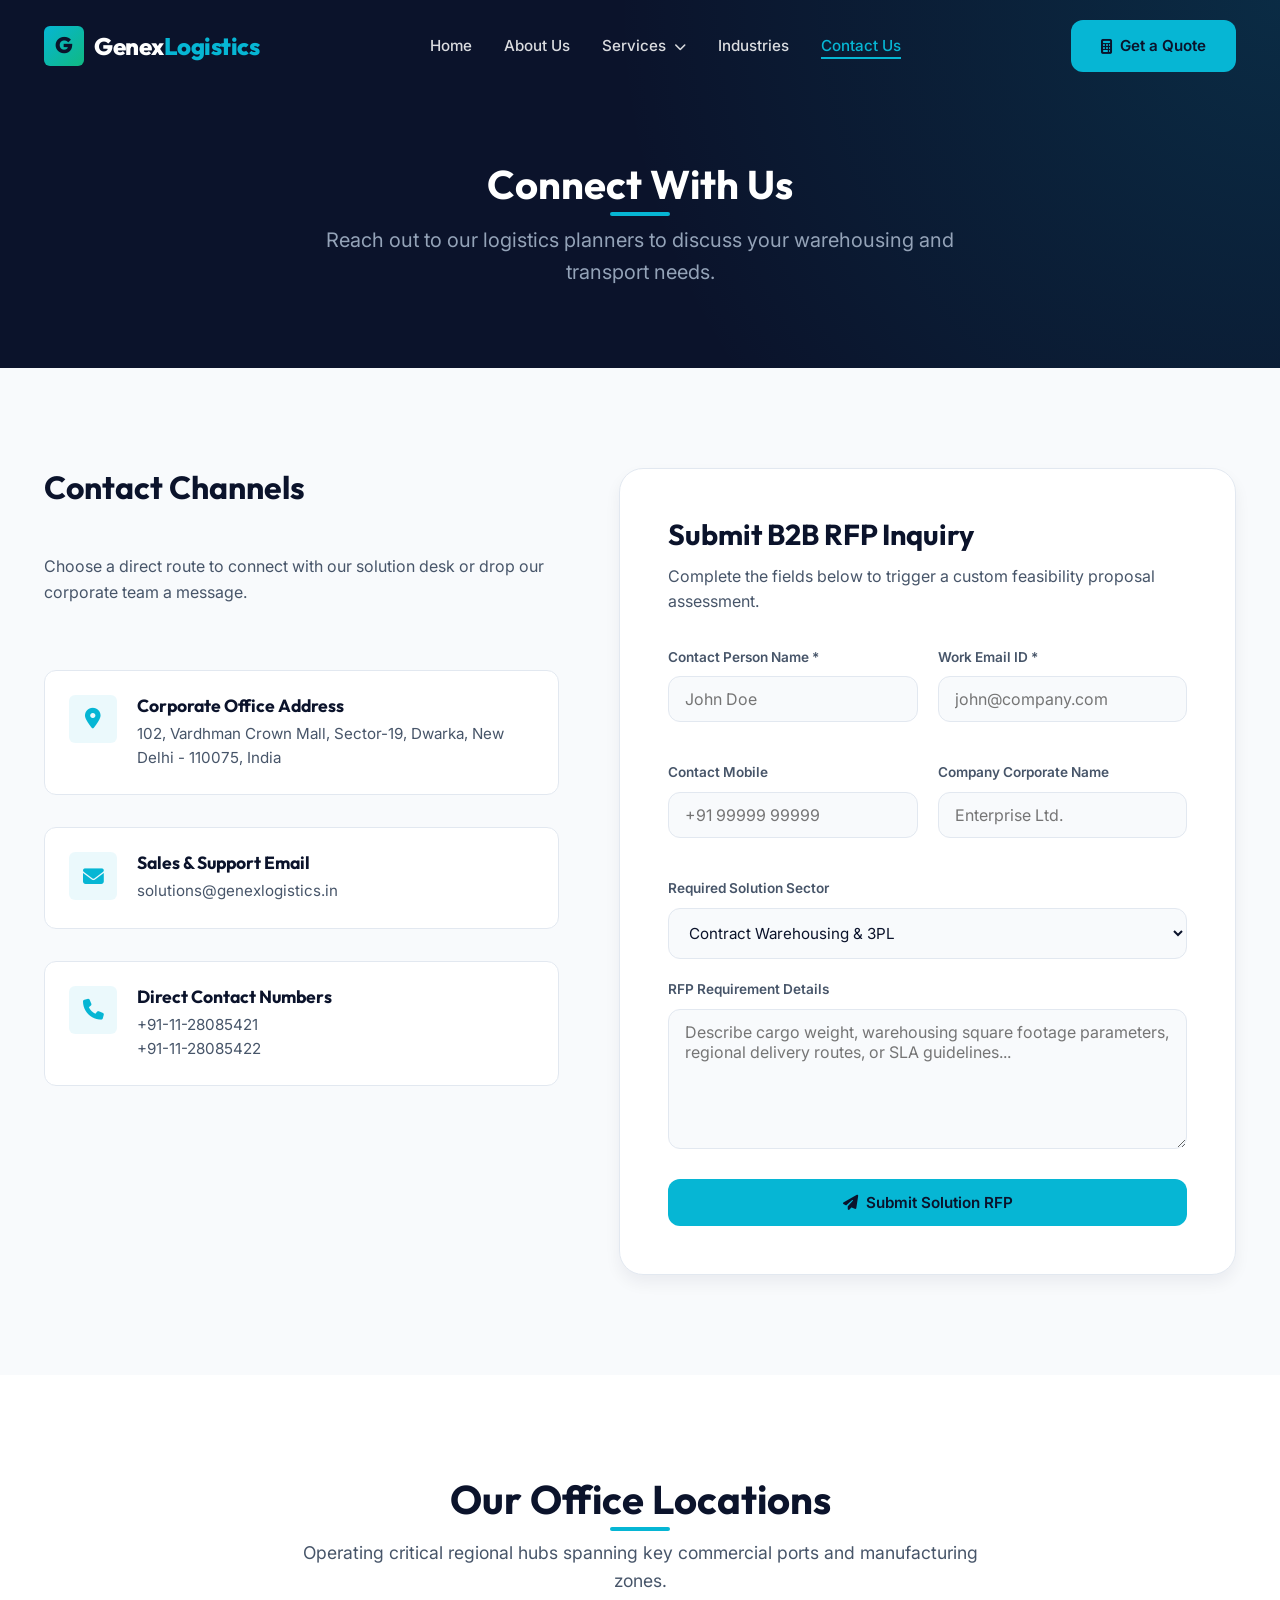
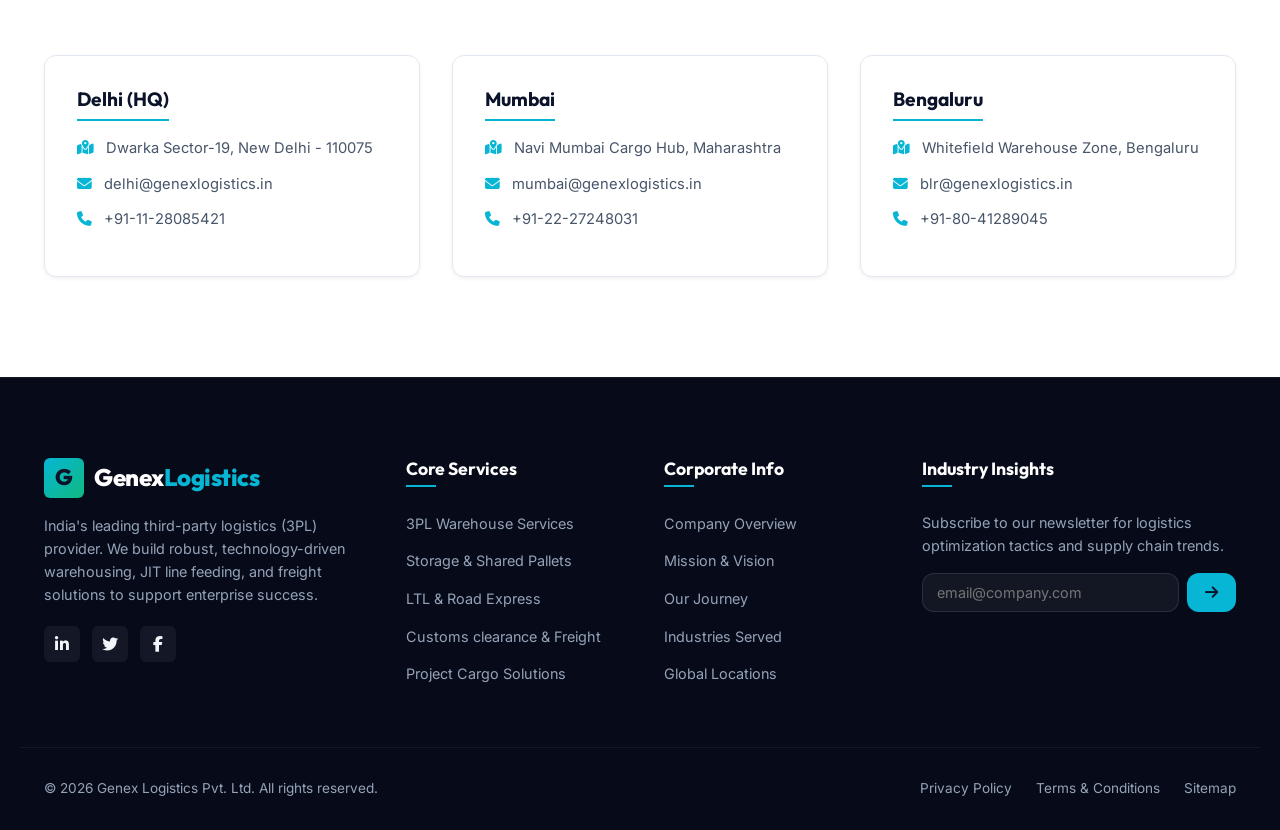
<file: contact.html>
<!DOCTYPE html>
<html lang="en">
<head>
  <meta charset="UTF-8">
  <meta name="viewport" content="width=device-width, initial-scale=1.0">
  <meta name="description" content="Get in touch with Genex Logistics. Contact our Delhi corporate office or find regional warehousing hubs in Mumbai, Chennai, and Bengaluru.">
  <title>Contact Us | Genex Logistics | Office Locations & Inquiries</title>
  
  <!-- Custom CSS -->
  <link rel="stylesheet" href="index.css">
  
  <!-- FontAwesome Icons -->
  <link rel="stylesheet" href="https://cdnjs.cloudflare.com/ajax/libs/font-awesome/6.4.0/css/all.min.css">
</head>
<body>

  <!-- --- HEADER NAVIGATION --- -->
  <header class="scrolled">
    <div class="container nav-container">
      <a href="index.html" class="logo">
        <div class="logo-icon">G</div>
        <div class="logo-text">Genex<span>Logistics</span></div>
      </a>
      
      <nav class="nav-links">
        <div class="nav-item">
          <a href="index.html" class="nav-link">Home</a>
        </div>
        <div class="nav-item">
          <a href="about.html" class="nav-link">About Us</a>
        </div>
        <div class="nav-item">
          <a href="services.html" class="nav-link dropdown-trigger">Services <i class="fa-solid fa-chevron-down" style="font-size: 0.75rem; margin-left: 4px;"></i></a>
          <div class="nav-dropdown">
            <a href="services.html#3pl">3PL & Contract Logistics</a>
            <a href="services.html#warehousing">Shared Warehousing</a>
            <a href="services.html#distribution">Road Express & LTL</a>
            <a href="services.html#global">Global Air & Ocean Freight</a>
            <a href="services.html#project">Project Logistics & ODC</a>
          </div>
        </div>
        <div class="nav-item">
          <a href="industries.html" class="nav-link">Industries</a>
        </div>
        <div class="nav-item">
          <a href="contact.html" class="nav-link active">Contact Us</a>
        </div>
      </nav>
      
      <div class="nav-cta">
        <a href="contact.html" class="btn btn-primary"><i class="fa-solid fa-calculator"></i> Get a Quote</a>
        <button class="mobile-toggle" aria-label="Toggle menu">
          <span></span>
          <span></span>
          <span></span>
        </button>
      </div>
    </div>
  </header>

  <!-- --- HERO SECTION CONTACT --- -->
  <section class="section section-alt" style="padding-top: 160px; padding-bottom: 80px; background-image: radial-gradient(circle at top right, rgba(6, 182, 212, 0.15), transparent 50%);">
    <div class="container">
      <div class="section-header animated fade-in-up" style="margin-bottom: 0;">
        <h2>Connect With Us</h2>
        <p style="color: var(--text-muted); font-size: 1.25rem;">Reach out to our logistics planners to discuss your warehousing and transport needs.</p>
      </div>
    </div>
  </section>

  <!-- --- CONTACT FORM & DETAIL GRID --- -->
  <section class="section">
    <div class="container contact-grid">
      <!-- Info Column -->
      <div class="contact-info-block animated slide-in-left">
        <h2 style="font-size: 2rem; margin-bottom: 16px; color: var(--primary);">Contact Channels</h2>
        <p style="color: var(--text-secondary); margin-bottom: 32px;">Choose a direct route to connect with our solution desk or drop our corporate team a message.</p>
        
        <div class="contact-card">
          <div class="contact-card-icon"><i class="fa-solid fa-location-dot"></i></div>
          <div class="contact-card-detail">
            <h3>Corporate Office Address</h3>
            <p>102, Vardhman Crown Mall, Sector-19, Dwarka, New Delhi - 110075, India</p>
          </div>
        </div>

        <div class="contact-card">
          <div class="contact-card-icon"><i class="fa-solid fa-envelope"></i></div>
          <div class="contact-card-detail">
            <h3>Sales & Support Email</h3>
            <p>solutions@genexlogistics.in</p>
          </div>
        </div>

        <div class="contact-card">
          <div class="contact-card-icon"><i class="fa-solid fa-phone"></i></div>
          <div class="contact-card-detail">
            <h3>Direct Contact Numbers</h3>
            <p>+91-11-28085421<br>+91-11-28085422</p>
          </div>
        </div>
      </div>
      
      <!-- Inquiry Card -->
      <div class="contact-form-card animated scale-up">
        <h2>Submit B2B RFP Inquiry</h2>
        <p>Complete the fields below to trigger a custom feasibility proposal assessment.</p>
        
        <form id="contact-inquiry-form">
          <div class="form-row">
            <div class="form-group">
              <label for="form-name">Contact Person Name *</label>
              <input type="text" id="form-name" placeholder="John Doe" class="form-control" required>
            </div>
            <div class="form-group">
              <label for="form-email">Work Email ID *</label>
              <input type="email" id="form-email" placeholder="john@company.com" class="form-control" required>
            </div>
          </div>
          
          <div class="form-row">
            <div class="form-group">
              <label for="form-phone">Contact Mobile</label>
              <input type="tel" id="form-phone" placeholder="+91 99999 99999" class="form-control">
            </div>
            <div class="form-group">
              <label for="form-company">Company Corporate Name</label>
              <input type="text" id="form-company" placeholder="Enterprise Ltd." class="form-control">
            </div>
          </div>
          
          <div class="form-group">
            <label for="form-service">Required Solution Sector</label>
            <select id="form-service" class="form-select">
              <option value="contract-3pl">Contract Warehousing & 3PL</option>
              <option value="road-express">Road Freight & LTL Distribution</option>
              <option value="forwarding">Sea / Air Forwarding & Customs</option>
              <option value="project-cargo">Project Cargo Handling</option>
            </select>
          </div>
          
          <div class="form-group">
            <label for="form-details">RFP Requirement Details</label>
            <textarea id="form-details" placeholder="Describe cargo weight, warehousing square footage parameters, regional delivery routes, or SLA guidelines..." class="form-control" style="min-height: 140px;"></textarea>
          </div>
          
          <button type="submit" class="btn btn-primary" style="width: 100%; margin-top: 10px;"><i class="fa-solid fa-paper-plane"></i> Submit Solution RFP</button>
        </form>
      </div>
    </div>
  </section>

  <!-- --- REGIONAL OFFICE LOCATIONS GRID --- -->
  <section class="section" style="background-color: var(--bg-white);">
    <div class="container">
      <div class="section-header animated fade-in-up">
        <h2>Our Office Locations</h2>
        <p>Operating critical regional hubs spanning key commercial ports and manufacturing zones.</p>
      </div>
      
      <div class="offices-grid">
        <!-- Office 1 -->
        <div class="office-card animated fade-in-up" data-delay="0.1s">
          <h3>Delhi (HQ)</h3>
          <p><i class="fa-solid fa-map-location-dot" style="margin-right: 8px; color: var(--accent);"></i> Dwarka Sector-19, New Delhi - 110075</p>
          <p><i class="fa-solid fa-envelope" style="margin-right: 8px; color: var(--accent);"></i> delhi@genexlogistics.in</p>
          <p><i class="fa-solid fa-phone" style="margin-right: 8px; color: var(--accent);"></i> +91-11-28085421</p>
        </div>
        
        <!-- Office 2 -->
        <div class="office-card animated fade-in-up" data-delay="0.2s">
          <h3>Mumbai</h3>
          <p><i class="fa-solid fa-map-location-dot" style="margin-right: 8px; color: var(--accent);"></i> Navi Mumbai Cargo Hub, Maharashtra</p>
          <p><i class="fa-solid fa-envelope" style="margin-right: 8px; color: var(--accent);"></i> mumbai@genexlogistics.in</p>
          <p><i class="fa-solid fa-phone" style="margin-right: 8px; color: var(--accent);"></i> +91-22-27248031</p>
        </div>

        <!-- Office 3 -->
        <div class="office-card animated fade-in-up" data-delay="0.3s">
          <h3>Bengaluru</h3>
          <p><i class="fa-solid fa-map-location-dot" style="margin-right: 8px; color: var(--accent);"></i> Whitefield Warehouse Zone, Bengaluru</p>
          <p><i class="fa-solid fa-envelope" style="margin-right: 8px; color: var(--accent);"></i> blr@genexlogistics.in</p>
          <p><i class="fa-solid fa-phone" style="margin-right: 8px; color: var(--accent);"></i> +91-80-41289045</p>
        </div>
      </div>
    </div>
  </section>

  <!-- --- FOOTER --- -->
  <footer>
    <div class="container footer-grid">
      <div class="footer-col footer-about">
        <a href="index.html" class="logo">
          <div class="logo-icon">G</div>
          <div class="logo-text">Genex<span>Logistics</span></div>
        </a>
        <p>India's leading third-party logistics (3PL) provider. We build robust, technology-driven warehousing, JIT line feeding, and freight solutions to support enterprise success.</p>
        <div class="social-links">
          <a href="#" class="social-btn" aria-label="LinkedIn"><i class="fa-brands fa-linkedin-in"></i></a>
          <a href="#" class="social-btn" aria-label="Twitter"><i class="fa-brands fa-twitter"></i></a>
          <a href="#" class="social-btn" aria-label="Facebook"><i class="fa-brands fa-facebook-f"></i></a>
        </div>
      </div>
      
      <div class="footer-col">
        <h4>Core Services</h4>
        <ul class="footer-links-list">
          <li><a href="services.html#3pl">3PL Warehouse Services</a></li>
          <li><a href="services.html#warehousing">Storage & Shared Pallets</a></li>
          <li><a href="services.html#distribution">LTL & Road Express</a></li>
          <li><a href="services.html#global">Customs clearance & Freight</a></li>
          <li><a href="services.html#project">Project Cargo Solutions</a></li>
        </ul>
      </div>
      
      <div class="footer-col">
        <h4>Corporate Info</h4>
        <ul class="footer-links-list">
          <li><a href="about.html">Company Overview</a></li>
          <li><a href="about.html#values">Mission & Vision</a></li>
          <li><a href="about.html#timeline">Our Journey</a></li>
          <li><a href="industries.html">Industries Served</a></li>
          <li><a href="contact.html">Global Locations</a></li>
        </ul>
      </div>
      
      <div class="footer-col footer-newsletter">
        <h4>Industry Insights</h4>
        <p>Subscribe to our newsletter for logistics optimization tactics and supply chain trends.</p>
        <form class="newsletter-form">
          <input type="email" placeholder="email@company.com" class="form-control" required style="background-color: rgba(255, 255, 255, 0.05); border-color: rgba(255, 255, 255, 0.1); color: var(--text-light);">
          <button type="submit" class="btn btn-primary" aria-label="Subscribe"><i class="fa-solid fa-arrow-right"></i></button>
        </form>
      </div>
    </div>
    
    <div class="container footer-bottom">
      <p>&copy; 2026 Genex Logistics Pvt. Ltd. All rights reserved.</p>
      <div class="footer-bottom-links">
        <a href="#">Privacy Policy</a>
        <a href="#">Terms & Conditions</a>
        <a href="#">Sitemap</a>
      </div>
    </div>
  </footer>

  <!-- Main JavaScript -->
  <script src="index.js"></script>
</body>
</html>
</file>
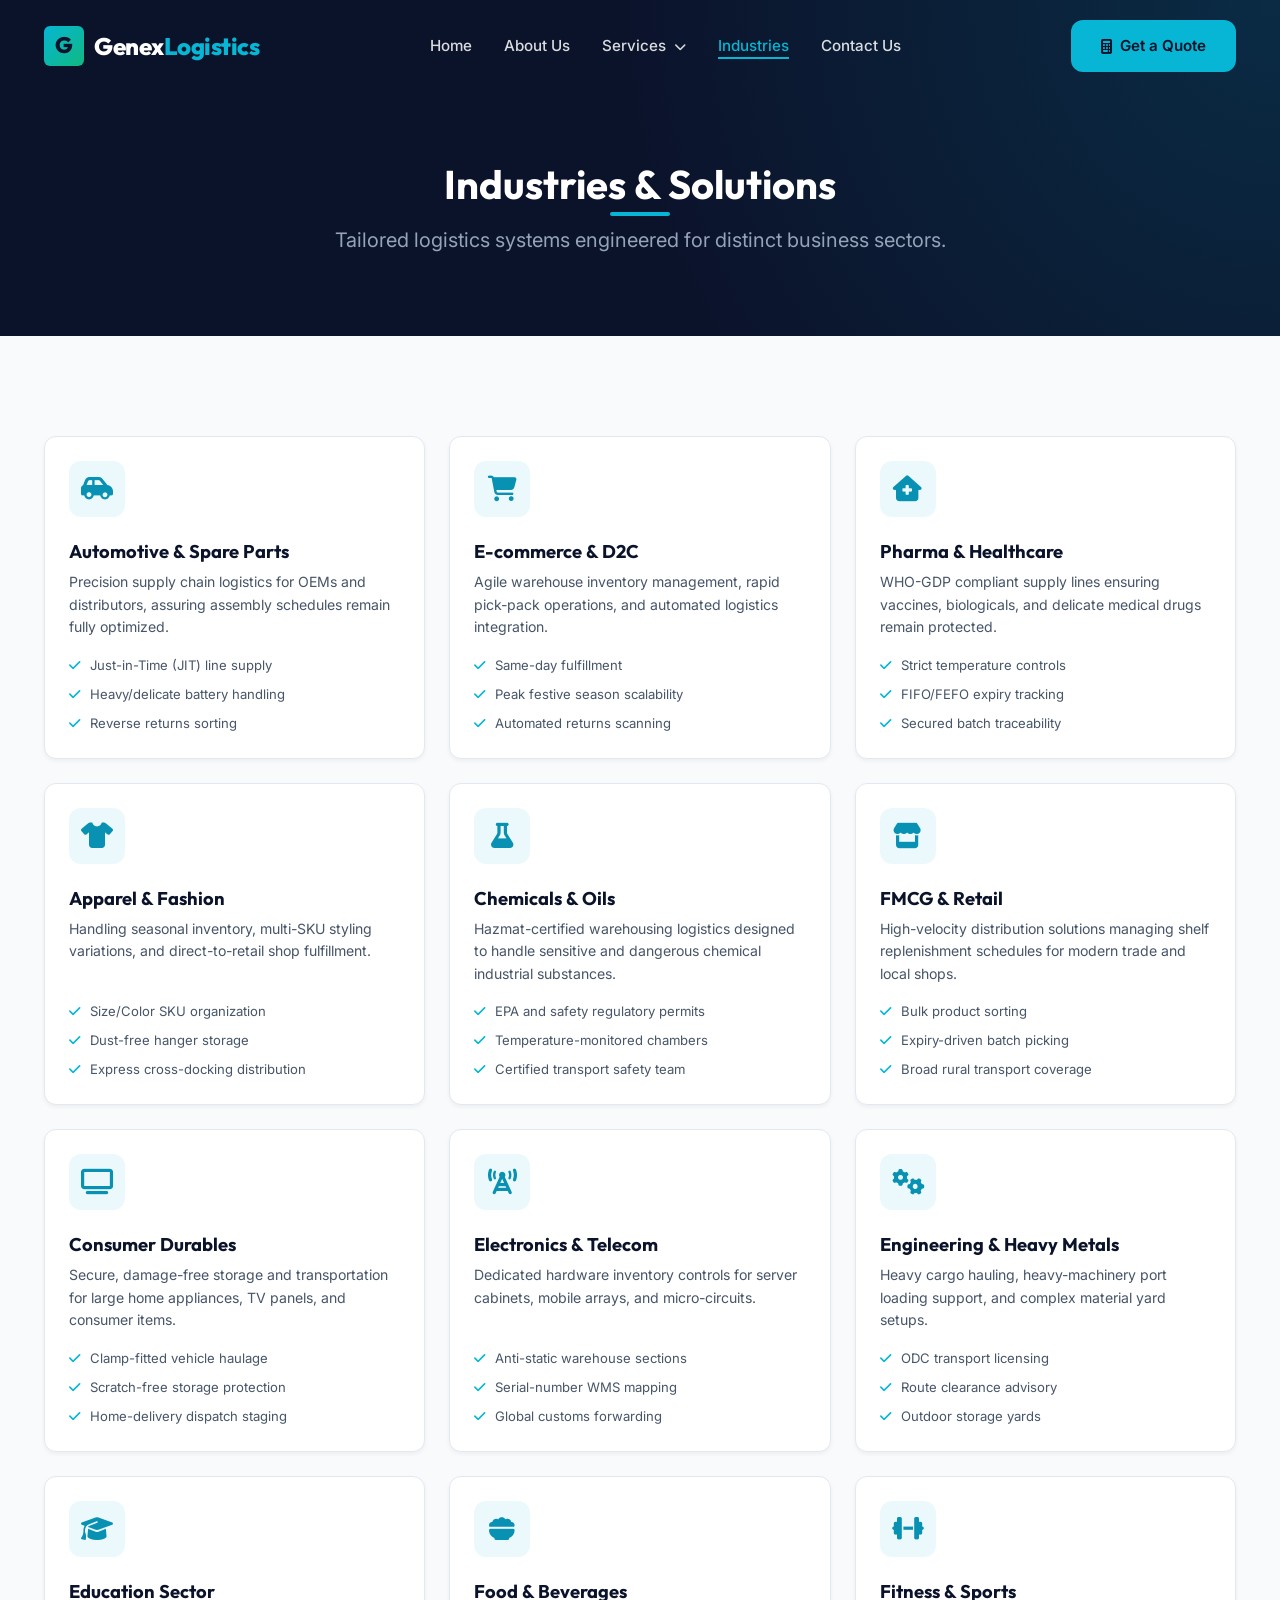
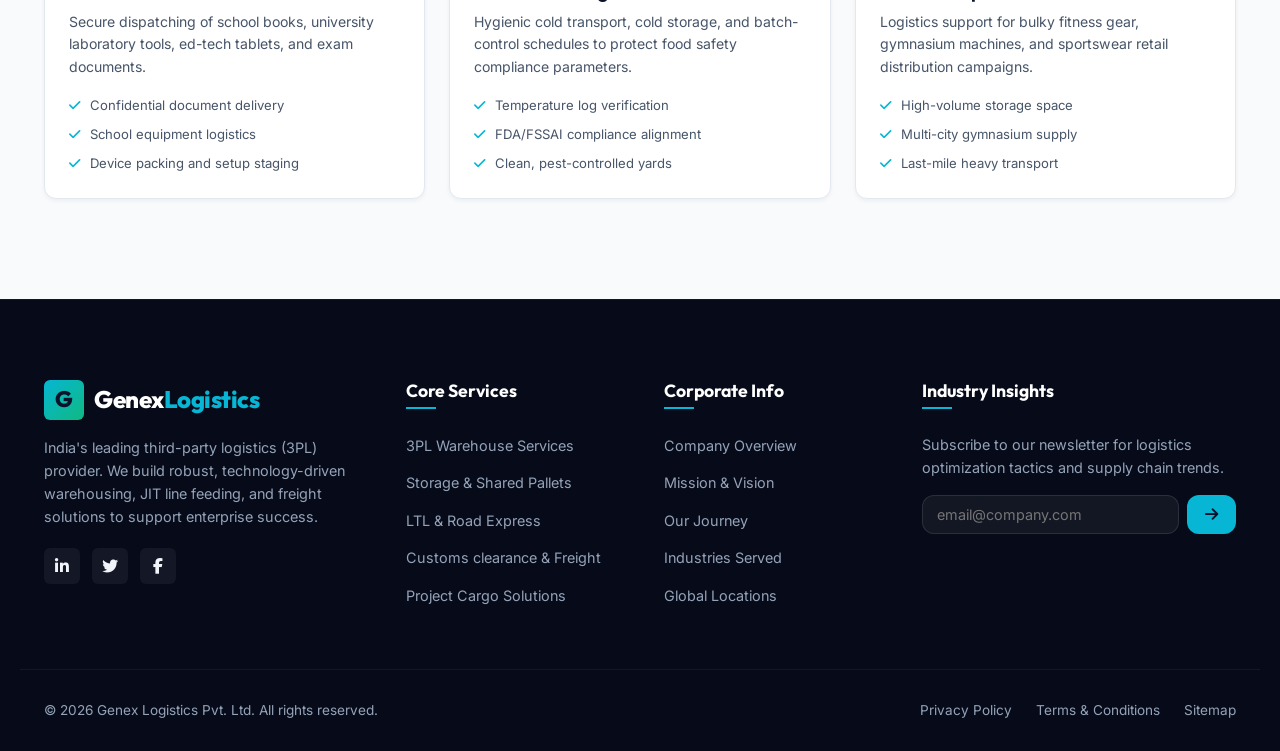
<file: industries.html>
<!DOCTYPE html>
<html lang="en">
<head>
  <meta charset="UTF-8">
  <meta name="viewport" content="width=device-width, initial-scale=1.0">
  <meta name="description" content="Explore custom supply chain solutions for the 12 key industries Genex Logistics serves: Auto, E-commerce, Pharma, Chemicals, Retail, and more.">
  <title>Industries We Serve | Genex Logistics | Specialized B2B Supply Chains</title>
  
  <!-- Custom CSS -->
  <link rel="stylesheet" href="index.css">
  
  <!-- FontAwesome Icons -->
  <link rel="stylesheet" href="https://cdnjs.cloudflare.com/ajax/libs/font-awesome/6.4.0/css/all.min.css">
</head>
<body>

  <!-- --- HEADER NAVIGATION --- -->
  <header class="scrolled">
    <div class="container nav-container">
      <a href="index.html" class="logo">
        <div class="logo-icon">G</div>
        <div class="logo-text">Genex<span>Logistics</span></div>
      </a>
      
      <nav class="nav-links">
        <div class="nav-item">
          <a href="index.html" class="nav-link">Home</a>
        </div>
        <div class="nav-item">
          <a href="about.html" class="nav-link">About Us</a>
        </div>
        <div class="nav-item">
          <a href="services.html" class="nav-link dropdown-trigger">Services <i class="fa-solid fa-chevron-down" style="font-size: 0.75rem; margin-left: 4px;"></i></a>
          <div class="nav-dropdown">
            <a href="services.html#3pl">3PL & Contract Logistics</a>
            <a href="services.html#warehousing">Shared Warehousing</a>
            <a href="services.html#distribution">Road Express & LTL</a>
            <a href="services.html#global">Global Air & Ocean Freight</a>
            <a href="services.html#project">Project Logistics & ODC</a>
          </div>
        </div>
        <div class="nav-item">
          <a href="industries.html" class="nav-link active">Industries</a>
        </div>
        <div class="nav-item">
          <a href="contact.html" class="nav-link">Contact Us</a>
        </div>
      </nav>
      
      <div class="nav-cta">
        <a href="contact.html" class="btn btn-primary"><i class="fa-solid fa-calculator"></i> Get a Quote</a>
        <button class="mobile-toggle" aria-label="Toggle menu">
          <span></span>
          <span></span>
          <span></span>
        </button>
      </div>
    </div>
  </header>

  <!-- --- HERO SECTION INDUSTRIES --- -->
  <section class="section section-alt" style="padding-top: 160px; padding-bottom: 80px; background-image: radial-gradient(circle at top right, rgba(6, 182, 212, 0.15), transparent 50%);">
    <div class="container">
      <div class="section-header animated fade-in-up" style="margin-bottom: 0;">
        <h2>Industries & Solutions</h2>
        <p style="color: var(--text-muted); font-size: 1.25rem;">Tailored logistics systems engineered for distinct business sectors.</p>
      </div>
    </div>
  </section>

  <!-- --- 12 INDUSTRIES GRID --- -->
  <section class="section">
    <div class="container">
      <div class="services-grid" style="grid-template-columns: repeat(3, 1fr);">
        
        <!-- Industry 1: Auto -->
        <div class="service-card animated fade-in-up" style="padding: 24px;">
          <div class="service-icon"><i class="fa-solid fa-car-side"></i></div>
          <h3 style="font-size: 1.15rem; margin-bottom: 8px;">Automotive & Spare Parts</h3>
          <p style="font-size: 0.88rem; margin-bottom: 16px;">Precision supply chain logistics for OEMs and distributors, assuring assembly schedules remain fully optimized.</p>
          <ul style="font-size: 0.82rem; color: var(--text-secondary); display: flex; flex-direction: column; gap: 8px;">
            <li><i class="fa-solid fa-check" style="color: var(--accent); margin-right: 6px;"></i> Just-in-Time (JIT) line supply</li>
            <li><i class="fa-solid fa-check" style="color: var(--accent); margin-right: 6px;"></i> Heavy/delicate battery handling</li>
            <li><i class="fa-solid fa-check" style="color: var(--accent); margin-right: 6px;"></i> Reverse returns sorting</li>
          </ul>
        </div>

        <!-- Industry 2: E-commerce -->
        <div class="service-card animated fade-in-up" style="padding: 24px;">
          <div class="service-icon"><i class="fa-solid fa-cart-shopping"></i></div>
          <h3 style="font-size: 1.15rem; margin-bottom: 8px;">E-commerce & D2C</h3>
          <p style="font-size: 0.88rem; margin-bottom: 16px;">Agile warehouse inventory management, rapid pick-pack operations, and automated logistics integration.</p>
          <ul style="font-size: 0.82rem; color: var(--text-secondary); display: flex; flex-direction: column; gap: 8px;">
            <li><i class="fa-solid fa-check" style="color: var(--accent); margin-right: 6px;"></i> Same-day fulfillment</li>
            <li><i class="fa-solid fa-check" style="color: var(--accent); margin-right: 6px;"></i> Peak festive season scalability</li>
            <li><i class="fa-solid fa-check" style="color: var(--accent); margin-right: 6px;"></i> Automated returns scanning</li>
          </ul>
        </div>

        <!-- Industry 3: Pharma -->
        <div class="service-card animated fade-in-up" style="padding: 24px;">
          <div class="service-icon"><i class="fa-solid fa-house-medical"></i></div>
          <h3 style="font-size: 1.15rem; margin-bottom: 8px;">Pharma & Healthcare</h3>
          <p style="font-size: 0.88rem; margin-bottom: 16px;">WHO-GDP compliant supply lines ensuring vaccines, biologicals, and delicate medical drugs remain protected.</p>
          <ul style="font-size: 0.82rem; color: var(--text-secondary); display: flex; flex-direction: column; gap: 8px;">
            <li><i class="fa-solid fa-check" style="color: var(--accent); margin-right: 6px;"></i> Strict temperature controls</li>
            <li><i class="fa-solid fa-check" style="color: var(--accent); margin-right: 6px;"></i> FIFO/FEFO expiry tracking</li>
            <li><i class="fa-solid fa-check" style="color: var(--accent); margin-right: 6px;"></i> Secured batch traceability</li>
          </ul>
        </div>

        <!-- Industry 4: Apparel & Fashion -->
        <div class="service-card animated fade-in-up" style="padding: 24px;">
          <div class="service-icon"><i class="fa-solid fa-shirt"></i></div>
          <h3 style="font-size: 1.15rem; margin-bottom: 8px;">Apparel & Fashion</h3>
          <p style="font-size: 0.88rem; margin-bottom: 16px;">Handling seasonal inventory, multi-SKU styling variations, and direct-to-retail shop fulfillment.</p>
          <ul style="font-size: 0.82rem; color: var(--text-secondary); display: flex; flex-direction: column; gap: 8px;">
            <li><i class="fa-solid fa-check" style="color: var(--accent); margin-right: 6px;"></i> Size/Color SKU organization</li>
            <li><i class="fa-solid fa-check" style="color: var(--accent); margin-right: 6px;"></i> Dust-free hanger storage</li>
            <li><i class="fa-solid fa-check" style="color: var(--accent); margin-right: 6px;"></i> Express cross-docking distribution</li>
          </ul>
        </div>

        <!-- Industry 5: Chemicals -->
        <div class="service-card animated fade-in-up" style="padding: 24px;">
          <div class="service-icon"><i class="fa-solid fa-flask"></i></div>
          <h3 style="font-size: 1.15rem; margin-bottom: 8px;">Chemicals & Oils</h3>
          <p style="font-size: 0.88rem; margin-bottom: 16px;">Hazmat-certified warehousing logistics designed to handle sensitive and dangerous chemical industrial substances.</p>
          <ul style="font-size: 0.82rem; color: var(--text-secondary); display: flex; flex-direction: column; gap: 8px;">
            <li><i class="fa-solid fa-check" style="color: var(--accent); margin-right: 6px;"></i> EPA and safety regulatory permits</li>
            <li><i class="fa-solid fa-check" style="color: var(--accent); margin-right: 6px;"></i> Temperature-monitored chambers</li>
            <li><i class="fa-solid fa-check" style="color: var(--accent); margin-right: 6px;"></i> Certified transport safety team</li>
          </ul>
        </div>

        <!-- Industry 6: FMCG -->
        <div class="service-card animated fade-in-up" style="padding: 24px;">
          <div class="service-icon"><i class="fa-solid fa-store"></i></div>
          <h3 style="font-size: 1.15rem; margin-bottom: 8px;">FMCG & Retail</h3>
          <p style="font-size: 0.88rem; margin-bottom: 16px;">High-velocity distribution solutions managing shelf replenishment schedules for modern trade and local shops.</p>
          <ul style="font-size: 0.82rem; color: var(--text-secondary); display: flex; flex-direction: column; gap: 8px;">
            <li><i class="fa-solid fa-check" style="color: var(--accent); margin-right: 6px;"></i> Bulk product sorting</li>
            <li><i class="fa-solid fa-check" style="color: var(--accent); margin-right: 6px;"></i> Expiry-driven batch picking</li>
            <li><i class="fa-solid fa-check" style="color: var(--accent); margin-right: 6px;"></i> Broad rural transport coverage</li>
          </ul>
        </div>

        <!-- Industry 7: Consumer Durables -->
        <div class="service-card animated fade-in-up" style="padding: 24px;">
          <div class="service-icon"><i class="fa-solid fa-tv"></i></div>
          <h3 style="font-size: 1.15rem; margin-bottom: 8px;">Consumer Durables</h3>
          <p style="font-size: 0.88rem; margin-bottom: 16px;">Secure, damage-free storage and transportation for large home appliances, TV panels, and consumer items.</p>
          <ul style="font-size: 0.82rem; color: var(--text-secondary); display: flex; flex-direction: column; gap: 8px;">
            <li><i class="fa-solid fa-check" style="color: var(--accent); margin-right: 6px;"></i> Clamp-fitted vehicle haulage</li>
            <li><i class="fa-solid fa-check" style="color: var(--accent); margin-right: 6px;"></i> Scratch-free storage protection</li>
            <li><i class="fa-solid fa-check" style="color: var(--accent); margin-right: 6px;"></i> Home-delivery dispatch staging</li>
          </ul>
        </div>

        <!-- Industry 8: Electronics & Telecom -->
        <div class="service-card animated fade-in-up" style="padding: 24px;">
          <div class="service-icon"><i class="fa-solid fa-tower-cell"></i></div>
          <h3 style="font-size: 1.15rem; margin-bottom: 8px;">Electronics & Telecom</h3>
          <p style="font-size: 0.88rem; margin-bottom: 16px;">Dedicated hardware inventory controls for server cabinets, mobile arrays, and micro-circuits.</p>
          <ul style="font-size: 0.82rem; color: var(--text-secondary); display: flex; flex-direction: column; gap: 8px;">
            <li><i class="fa-solid fa-check" style="color: var(--accent); margin-right: 6px;"></i> Anti-static warehouse sections</li>
            <li><i class="fa-solid fa-check" style="color: var(--accent); margin-right: 6px;"></i> Serial-number WMS mapping</li>
            <li><i class="fa-solid fa-check" style="color: var(--accent); margin-right: 6px;"></i> Global customs forwarding</li>
          </ul>
        </div>

        <!-- Industry 9: Engineering -->
        <div class="service-card animated fade-in-up" style="padding: 24px;">
          <div class="service-icon"><i class="fa-solid fa-gears"></i></div>
          <h3 style="font-size: 1.15rem; margin-bottom: 8px;">Engineering & Heavy Metals</h3>
          <p style="font-size: 0.88rem; margin-bottom: 16px;">Heavy cargo hauling, heavy-machinery port loading support, and complex material yard setups.</p>
          <ul style="font-size: 0.82rem; color: var(--text-secondary); display: flex; flex-direction: column; gap: 8px;">
            <li><i class="fa-solid fa-check" style="color: var(--accent); margin-right: 6px;"></i> ODC transport licensing</li>
            <li><i class="fa-solid fa-check" style="color: var(--accent); margin-right: 6px;"></i> Route clearance advisory</li>
            <li><i class="fa-solid fa-check" style="color: var(--accent); margin-right: 6px;"></i> Outdoor storage yards</li>
          </ul>
        </div>

        <!-- Industry 10: Education -->
        <div class="service-card animated fade-in-up" style="padding: 24px;">
          <div class="service-icon"><i class="fa-solid fa-graduation-cap"></i></div>
          <h3 style="font-size: 1.15rem; margin-bottom: 8px;">Education Sector</h3>
          <p style="font-size: 0.88rem; margin-bottom: 16px;">Secure dispatching of school books, university laboratory tools, ed-tech tablets, and exam documents.</p>
          <ul style="font-size: 0.82rem; color: var(--text-secondary); display: flex; flex-direction: column; gap: 8px;">
            <li><i class="fa-solid fa-check" style="color: var(--accent); margin-right: 6px;"></i> Confidential document delivery</li>
            <li><i class="fa-solid fa-check" style="color: var(--accent); margin-right: 6px;"></i> School equipment logistics</li>
            <li><i class="fa-solid fa-check" style="color: var(--accent); margin-right: 6px;"></i> Device packing and setup staging</li>
          </ul>
        </div>

        <!-- Industry 11: Food & Beverages -->
        <div class="service-card animated fade-in-up" style="padding: 24px;">
          <div class="service-icon"><i class="fa-solid fa-bowl-food"></i></div>
          <h3 style="font-size: 1.15rem; margin-bottom: 8px;">Food & Beverages</h3>
          <p style="font-size: 0.88rem; margin-bottom: 16px;">Hygienic cold transport, cold storage, and batch-control schedules to protect food safety compliance parameters.</p>
          <ul style="font-size: 0.82rem; color: var(--text-secondary); display: flex; flex-direction: column; gap: 8px;">
            <li><i class="fa-solid fa-check" style="color: var(--accent); margin-right: 6px;"></i> Temperature log verification</li>
            <li><i class="fa-solid fa-check" style="color: var(--accent); margin-right: 6px;"></i> FDA/FSSAI compliance alignment</li>
            <li><i class="fa-solid fa-check" style="color: var(--accent); margin-right: 6px;"></i> Clean, pest-controlled yards</li>
          </ul>
        </div>

        <!-- Industry 12: Fitness & Sports -->
        <div class="service-card animated fade-in-up" style="padding: 24px;">
          <div class="service-icon"><i class="fa-solid fa-dumbbell"></i></div>
          <h3 style="font-size: 1.15rem; margin-bottom: 8px;">Fitness & Sports</h3>
          <p style="font-size: 0.88rem; margin-bottom: 16px;">Logistics support for bulky fitness gear, gymnasium machines, and sportswear retail distribution campaigns.</p>
          <ul style="font-size: 0.82rem; color: var(--text-secondary); display: flex; flex-direction: column; gap: 8px;">
            <li><i class="fa-solid fa-check" style="color: var(--accent); margin-right: 6px;"></i> High-volume storage space</li>
            <li><i class="fa-solid fa-check" style="color: var(--accent); margin-right: 6px;"></i> Multi-city gymnasium supply</li>
            <li><i class="fa-solid fa-check" style="color: var(--accent); margin-right: 6px;"></i> Last-mile heavy transport</li>
          </ul>
        </div>

      </div>
    </div>
  </section>

  <!-- --- FOOTER --- -->
  <footer>
    <div class="container footer-grid">
      <div class="footer-col footer-about">
        <a href="index.html" class="logo">
          <div class="logo-icon">G</div>
          <div class="logo-text">Genex<span>Logistics</span></div>
        </a>
        <p>India's leading third-party logistics (3PL) provider. We build robust, technology-driven warehousing, JIT line feeding, and freight solutions to support enterprise success.</p>
        <div class="social-links">
          <a href="#" class="social-btn" aria-label="LinkedIn"><i class="fa-brands fa-linkedin-in"></i></a>
          <a href="#" class="social-btn" aria-label="Twitter"><i class="fa-brands fa-twitter"></i></a>
          <a href="#" class="social-btn" aria-label="Facebook"><i class="fa-brands fa-facebook-f"></i></a>
        </div>
      </div>
      
      <div class="footer-col">
        <h4>Core Services</h4>
        <ul class="footer-links-list">
          <li><a href="services.html#3pl">3PL Warehouse Services</a></li>
          <li><a href="services.html#warehousing">Storage & Shared Pallets</a></li>
          <li><a href="services.html#distribution">LTL & Road Express</a></li>
          <li><a href="services.html#global">Customs clearance & Freight</a></li>
          <li><a href="services.html#project">Project Cargo Solutions</a></li>
        </ul>
      </div>
      
      <div class="footer-col">
        <h4>Corporate Info</h4>
        <ul class="footer-links-list">
          <li><a href="about.html">Company Overview</a></li>
          <li><a href="about.html#values">Mission & Vision</a></li>
          <li><a href="about.html#timeline">Our Journey</a></li>
          <li><a href="industries.html">Industries Served</a></li>
          <li><a href="contact.html">Global Locations</a></li>
        </ul>
      </div>
      
      <div class="footer-col footer-newsletter">
        <h4>Industry Insights</h4>
        <p>Subscribe to our newsletter for logistics optimization tactics and supply chain trends.</p>
        <form class="newsletter-form">
          <input type="email" placeholder="email@company.com" class="form-control" required style="background-color: rgba(255, 255, 255, 0.05); border-color: rgba(255, 255, 255, 0.1); color: var(--text-light);">
          <button type="submit" class="btn btn-primary" aria-label="Subscribe"><i class="fa-solid fa-arrow-right"></i></button>
        </form>
      </div>
    </div>
    
    <div class="container footer-bottom">
      <p>&copy; 2026 Genex Logistics Pvt. Ltd. All rights reserved.</p>
      <div class="footer-bottom-links">
        <a href="#">Privacy Policy</a>
        <a href="#">Terms & Conditions</a>
        <a href="#">Sitemap</a>
      </div>
    </div>
  </footer>

  <!-- Main JavaScript -->
  <script src="index.js"></script>
</body>
</html>
</file>
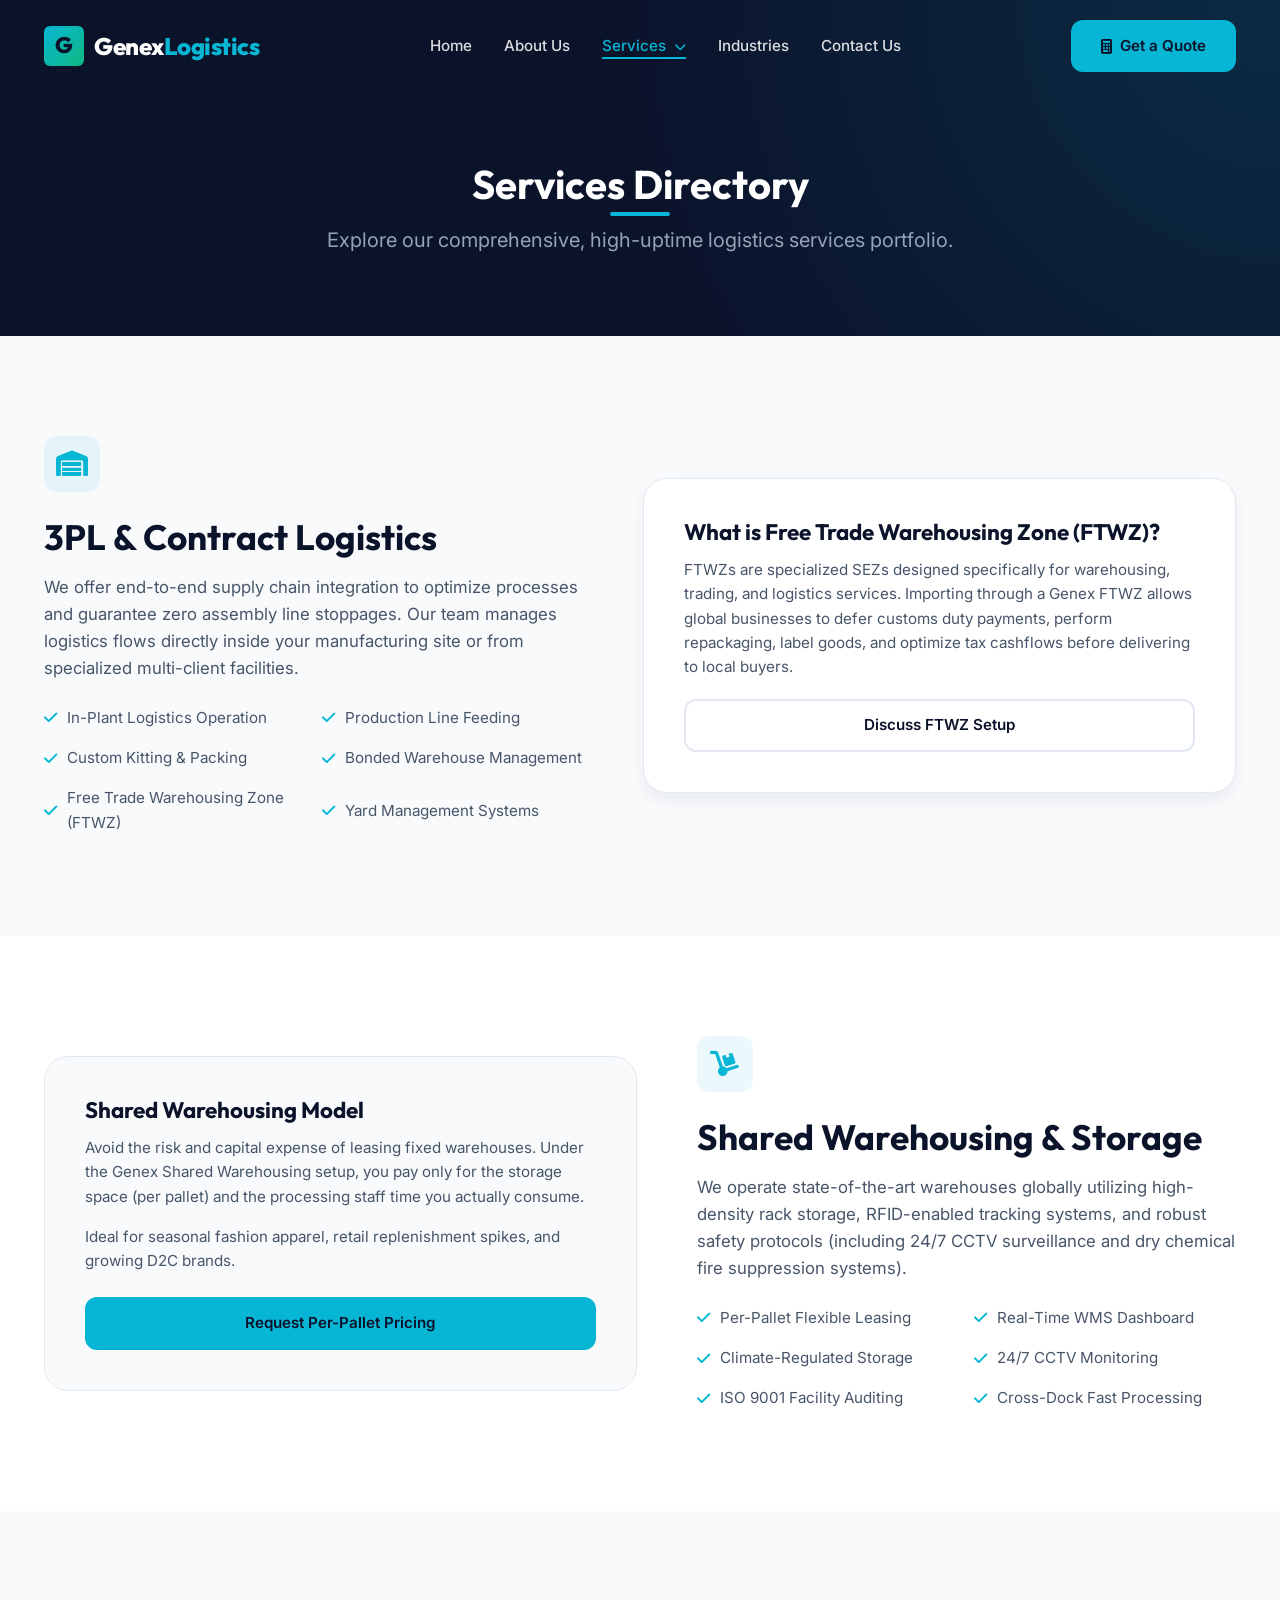
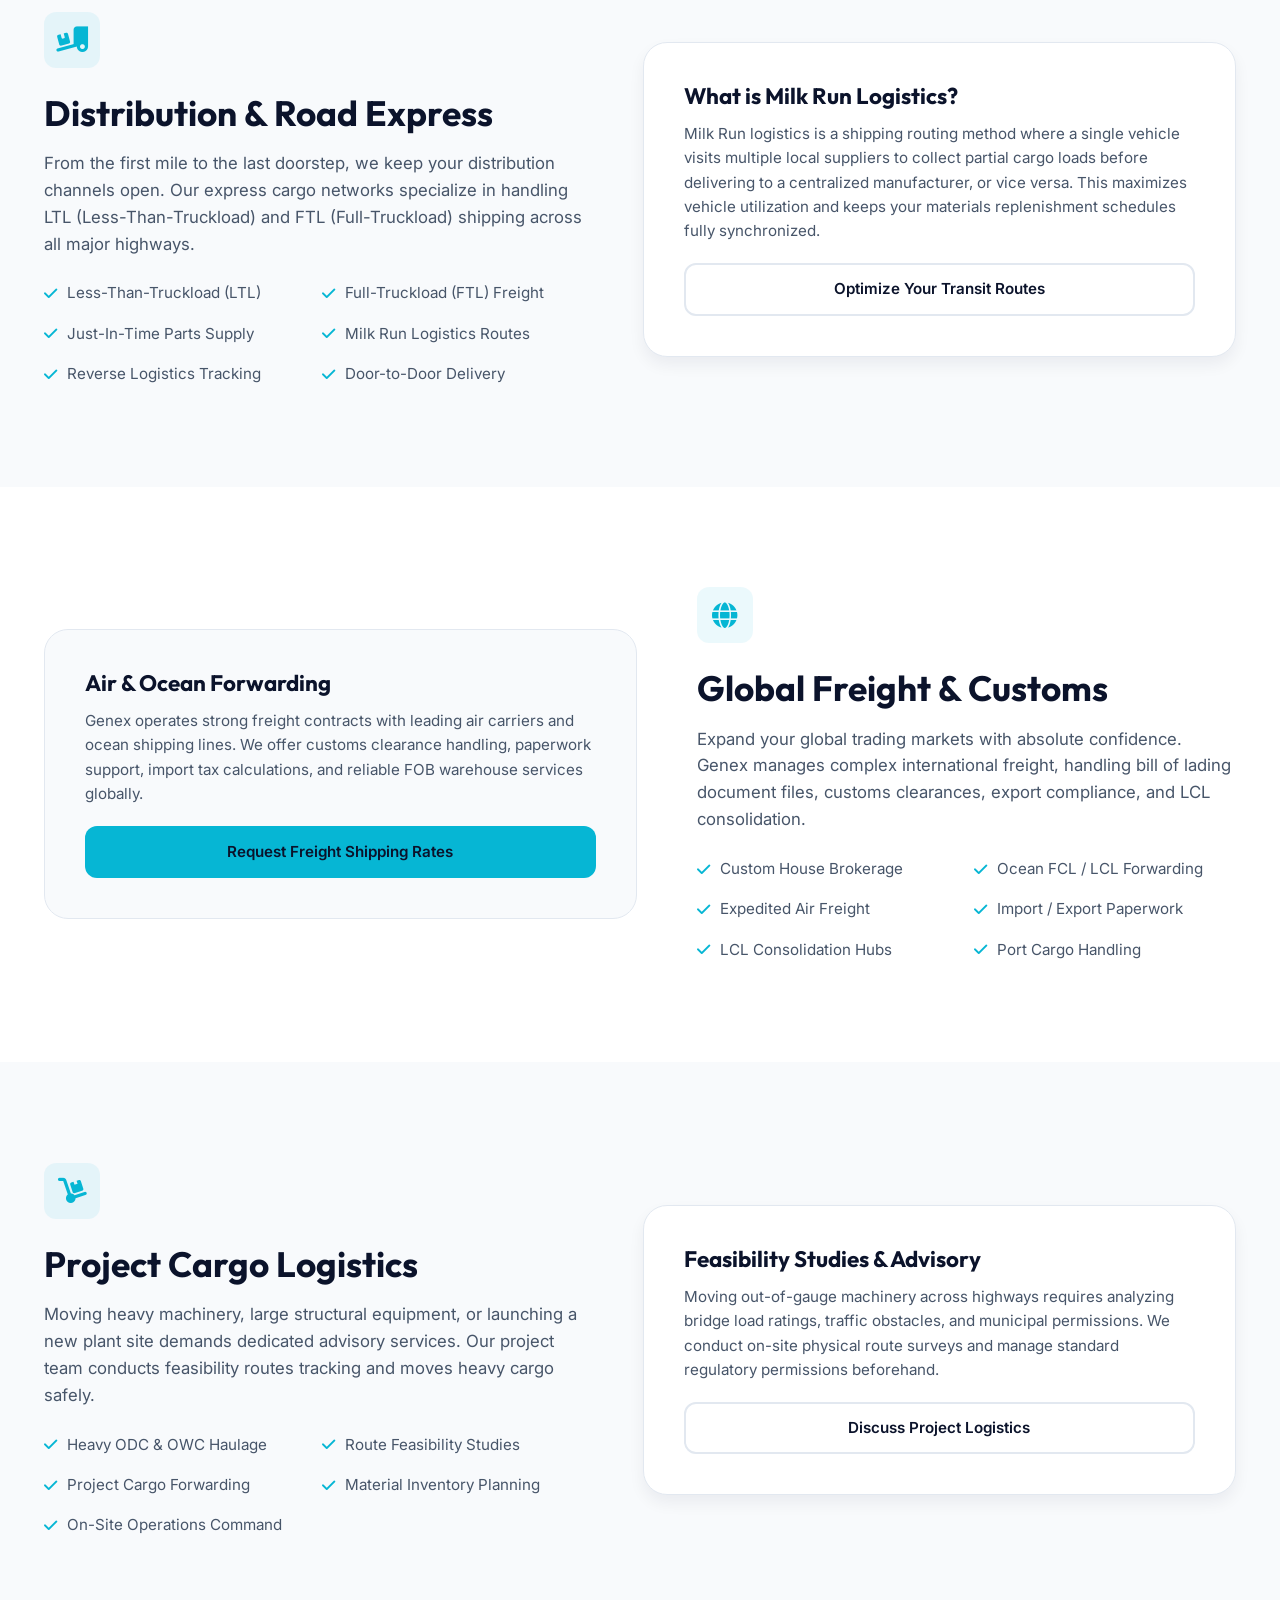
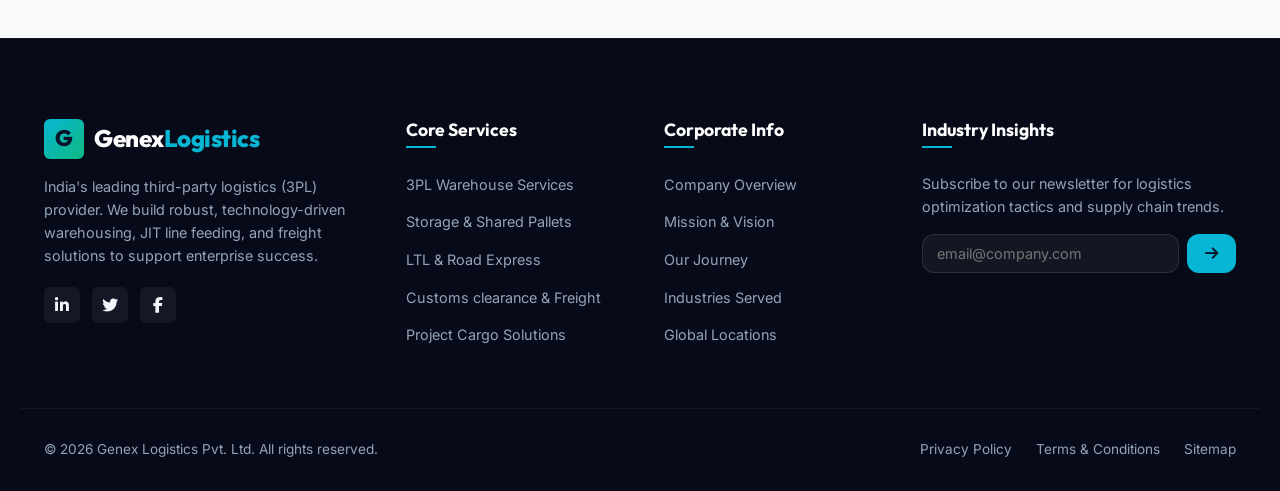
<file: services.html>
<!DOCTYPE html>
<html lang="en">
<head>
  <meta charset="UTF-8">
  <meta name="viewport" content="width=device-width, initial-scale=1.0">
  <meta name="description" content="In-depth details of Genex Logistics services. From 3PL and bonded warehousing to express road distribution, global shipping, and customs.">
  <title>Our Services | Genex Logistics | 3PL, Transport & Global Cargo</title>
  
  <!-- Custom CSS -->
  <link rel="stylesheet" href="index.css">
  
  <!-- FontAwesome Icons -->
  <link rel="stylesheet" href="https://cdnjs.cloudflare.com/ajax/libs/font-awesome/6.4.0/css/all.min.css">
</head>
<body>

  <!-- --- HEADER NAVIGATION --- -->
  <header class="scrolled">
    <div class="container nav-container">
      <a href="index.html" class="logo">
        <div class="logo-icon">G</div>
        <div class="logo-text">Genex<span>Logistics</span></div>
      </a>
      
      <nav class="nav-links">
        <div class="nav-item">
          <a href="index.html" class="nav-link">Home</a>
        </div>
        <div class="nav-item">
          <a href="about.html" class="nav-link">About Us</a>
        </div>
        <div class="nav-item">
          <a href="services.html" class="nav-link active dropdown-trigger">Services <i class="fa-solid fa-chevron-down" style="font-size: 0.75rem; margin-left: 4px;"></i></a>
          <div class="nav-dropdown">
            <a href="services.html#3pl">3PL & Contract Logistics</a>
            <a href="services.html#warehousing">Shared Warehousing</a>
            <a href="services.html#distribution">Road Express & LTL</a>
            <a href="services.html#global">Global Air & Ocean Freight</a>
            <a href="services.html#project">Project Logistics & ODC</a>
          </div>
        </div>
        <div class="nav-item">
          <a href="industries.html" class="nav-link">Industries</a>
        </div>
        <div class="nav-item">
          <a href="contact.html" class="nav-link">Contact Us</a>
        </div>
      </nav>
      
      <div class="nav-cta">
        <a href="contact.html" class="btn btn-primary"><i class="fa-solid fa-calculator"></i> Get a Quote</a>
        <button class="mobile-toggle" aria-label="Toggle menu">
          <span></span>
          <span></span>
          <span></span>
        </button>
      </div>
    </div>
  </header>

  <!-- --- HERO SECTION SERVICES --- -->
  <section class="section section-alt" style="padding-top: 160px; padding-bottom: 80px; background-image: radial-gradient(circle at top right, rgba(6, 182, 212, 0.15), transparent 50%);">
    <div class="container">
      <div class="section-header animated fade-in-up" style="margin-bottom: 0;">
        <h2>Services Directory</h2>
        <p style="color: var(--text-muted); font-size: 1.25rem;">Explore our comprehensive, high-uptime logistics services portfolio.</p>
      </div>
    </div>
  </section>

  <!-- --- 3PL SERVICES DETAIL --- -->
  <section class="section" id="3pl">
    <div class="container">
      <div style="display: grid; grid-template-columns: 1fr 1.1fr; gap: 60px; align-items: center;">
        <div class="animated slide-in-left">
          <div class="service-icon" style="background-color: rgba(6,182,212,0.08); color: var(--accent);"><i class="fa-solid fa-warehouse"></i></div>
          <h2 style="font-size: 2.2rem; margin-bottom: 16px; color: var(--primary);">3PL & Contract Logistics</h2>
          <p style="color: var(--text-secondary); margin-bottom: 24px; font-size: 1.05rem;">We offer end-to-end supply chain integration to optimize processes and guarantee zero assembly line stoppages. Our team manages logistics flows directly inside your manufacturing site or from specialized multi-client facilities.</p>
          
          <ul style="display: grid; grid-template-columns: 1fr 1fr; gap: 16px; color: var(--text-secondary); font-size: 0.95rem;">
            <li style="display: flex; gap: 10px; align-items: center;"><i class="fa-solid fa-check" style="color: var(--accent);"></i> In-Plant Logistics Operation</li>
            <li style="display: flex; gap: 10px; align-items: center;"><i class="fa-solid fa-check" style="color: var(--accent);"></i> Production Line Feeding</li>
            <li style="display: flex; gap: 10px; align-items: center;"><i class="fa-solid fa-check" style="color: var(--accent);"></i> Custom Kitting & Packing</li>
            <li style="display: flex; gap: 10px; align-items: center;"><i class="fa-solid fa-check" style="color: var(--accent);"></i> Bonded Warehouse Management</li>
            <li style="display: flex; gap: 10px; align-items: center;"><i class="fa-solid fa-check" style="color: var(--accent);"></i> Free Trade Warehousing Zone (FTWZ)</li>
            <li style="display: flex; gap: 10px; align-items: center;"><i class="fa-solid fa-check" style="color: var(--accent);"></i> Yard Management Systems</li>
          </ul>
        </div>
        <div class="animated scale-up" data-delay="0.2s">
          <div style="padding: 40px; background-color: var(--bg-white); border-radius: var(--radius-lg); border: 1px solid var(--border-color); box-shadow: var(--shadow-md);">
            <h3 style="margin-bottom: 12px; font-size: 1.4rem;">What is Free Trade Warehousing Zone (FTWZ)?</h3>
            <p style="color: var(--text-secondary); margin-bottom: 20px; font-size: 0.95rem;">FTWZs are specialized SEZs designed specifically for warehousing, trading, and logistics services. Importing through a Genex FTWZ allows global businesses to defer customs duty payments, perform repackaging, label goods, and optimize tax cashflows before delivering to local buyers.</p>
            <a href="contact.html" class="btn btn-secondary" style="width: 100%;">Discuss FTWZ Setup</a>
          </div>
        </div>
      </div>
    </div>
  </section>

  <hr style="border: 0; border-top: 1px solid var(--border-color); max-width: 1240px; margin: 0 auto;">

  <!-- --- WAREHOUSING SERVICES DETAIL --- -->
  <section class="section" id="warehousing" style="background-color: var(--bg-white);">
    <div class="container">
      <div style="display: grid; grid-template-columns: 1.1fr 1fr; gap: 60px; align-items: center;">
        <div class="animated scale-up">
          <div style="padding: 40px; background-color: var(--bg-light); border-radius: var(--radius-lg); border: 1px solid var(--border-color);">
            <h3 style="margin-bottom: 12px; font-size: 1.4rem;">Shared Warehousing Model</h3>
            <p style="color: var(--text-secondary); margin-bottom: 16px; font-size: 0.95rem;">Avoid the risk and capital expense of leasing fixed warehouses. Under the Genex Shared Warehousing setup, you pay only for the storage space (per pallet) and the processing staff time you actually consume.</p>
            <p style="color: var(--text-secondary); margin-bottom: 24px; font-size: 0.95rem;">Ideal for seasonal fashion apparel, retail replenishment spikes, and growing D2C brands.</p>
            <a href="contact.html" class="btn btn-primary" style="width: 100%;">Request Per-Pallet Pricing</a>
          </div>
        </div>
        
        <div class="animated slide-in-left" data-delay="0.2s">
          <div class="service-icon" style="background-color: rgba(6,182,212,0.08); color: var(--accent);"><i class="fa-solid fa-dolly"></i></div>
          <h2 style="font-size: 2.2rem; margin-bottom: 16px; color: var(--primary);">Shared Warehousing & Storage</h2>
          <p style="color: var(--text-secondary); margin-bottom: 24px; font-size: 1.05rem;">We operate state-of-the-art warehouses globally utilizing high-density rack storage, RFID-enabled tracking systems, and robust safety protocols (including 24/7 CCTV surveillance and dry chemical fire suppression systems).</p>
          
          <ul style="display: grid; grid-template-columns: 1fr 1fr; gap: 16px; color: var(--text-secondary); font-size: 0.95rem;">
            <li style="display: flex; gap: 10px; align-items: center;"><i class="fa-solid fa-check" style="color: var(--accent);"></i> Per-Pallet Flexible Leasing</li>
            <li style="display: flex; gap: 10px; align-items: center;"><i class="fa-solid fa-check" style="color: var(--accent);"></i> Real-Time WMS Dashboard</li>
            <li style="display: flex; gap: 10px; align-items: center;"><i class="fa-solid fa-check" style="color: var(--accent);"></i> Climate-Regulated Storage</li>
            <li style="display: flex; gap: 10px; align-items: center;"><i class="fa-solid fa-check" style="color: var(--accent);"></i> 24/7 CCTV Monitoring</li>
            <li style="display: flex; gap: 10px; align-items: center;"><i class="fa-solid fa-check" style="color: var(--accent);"></i> ISO 9001 Facility Auditing</li>
            <li style="display: flex; gap: 10px; align-items: center;"><i class="fa-solid fa-check" style="color: var(--accent);"></i> Cross-Dock Fast Processing</li>
          </ul>
        </div>
      </div>
    </div>
  </section>

  <hr style="border: 0; border-top: 1px solid var(--border-color); max-width: 1240px; margin: 0 auto;">

  <!-- --- DISTRIBUTION SERVICES DETAIL --- -->
  <section class="section" id="distribution">
    <div class="container">
      <div style="display: grid; grid-template-columns: 1fr 1.1fr; gap: 60px; align-items: center;">
        <div class="animated slide-in-left">
          <div class="service-icon" style="background-color: rgba(6,182,212,0.08); color: var(--accent);"><i class="fa-solid fa-truck-ramp-box"></i></div>
          <h2 style="font-size: 2.2rem; margin-bottom: 16px; color: var(--primary);">Distribution & Road Express</h2>
          <p style="color: var(--text-secondary); margin-bottom: 24px; font-size: 1.05rem;">From the first mile to the last doorstep, we keep your distribution channels open. Our express cargo networks specialize in handling LTL (Less-Than-Truckload) and FTL (Full-Truckload) shipping across all major highways.</p>
          
          <ul style="display: grid; grid-template-columns: 1fr 1fr; gap: 16px; color: var(--text-secondary); font-size: 0.95rem;">
            <li style="display: flex; gap: 10px; align-items: center;"><i class="fa-solid fa-check" style="color: var(--accent);"></i> Less-Than-Truckload (LTL)</li>
            <li style="display: flex; gap: 10px; align-items: center;"><i class="fa-solid fa-check" style="color: var(--accent);"></i> Full-Truckload (FTL) Freight</li>
            <li style="display: flex; gap: 10px; align-items: center;"><i class="fa-solid fa-check" style="color: var(--accent);"></i> Just-In-Time Parts Supply</li>
            <li style="display: flex; gap: 10px; align-items: center;"><i class="fa-solid fa-check" style="color: var(--accent);"></i> Milk Run Logistics Routes</li>
            <li style="display: flex; gap: 10px; align-items: center;"><i class="fa-solid fa-check" style="color: var(--accent);"></i> Reverse Logistics Tracking</li>
            <li style="display: flex; gap: 10px; align-items: center;"><i class="fa-solid fa-check" style="color: var(--accent);"></i> Door-to-Door Delivery</li>
          </ul>
        </div>
        
        <div class="animated scale-up" data-delay="0.2s">
          <div style="padding: 40px; background-color: var(--bg-white); border-radius: var(--radius-lg); border: 1px solid var(--border-color); box-shadow: var(--shadow-md);">
            <h3 style="margin-bottom: 12px; font-size: 1.4rem;">What is Milk Run Logistics?</h3>
            <p style="color: var(--text-secondary); margin-bottom: 20px; font-size: 0.95rem;">Milk Run logistics is a shipping routing method where a single vehicle visits multiple local suppliers to collect partial cargo loads before delivering to a centralized manufacturer, or vice versa. This maximizes vehicle utilization and keeps your materials replenishment schedules fully synchronized.</p>
            <a href="contact.html" class="btn btn-secondary" style="width: 100%;">Optimize Your Transit Routes</a>
          </div>
        </div>
      </div>
    </div>
  </section>

  <hr style="border: 0; border-top: 1px solid var(--border-color); max-width: 1240px; margin: 0 auto;">

  <!-- --- GLOBAL LOGISTICS DETAIL --- -->
  <section class="section" id="global" style="background-color: var(--bg-white);">
    <div class="container">
      <div style="display: grid; grid-template-columns: 1.1fr 1fr; gap: 60px; align-items: center;">
        <div class="animated scale-up">
          <div style="padding: 40px; background-color: var(--bg-light); border-radius: var(--radius-lg); border: 1px solid var(--border-color);">
            <h3 style="margin-bottom: 12px; font-size: 1.4rem;">Air & Ocean Forwarding</h3>
            <p style="color: var(--text-secondary); margin-bottom: 20px; font-size: 0.95rem;">Genex operates strong freight contracts with leading air carriers and ocean shipping lines. We offer customs clearance handling, paperwork support, import tax calculations, and reliable FOB warehouse services globally.</p>
            <a href="contact.html" class="btn btn-primary" style="width: 100%;">Request Freight Shipping Rates</a>
          </div>
        </div>
        
        <div class="animated slide-in-left" data-delay="0.2s">
          <div class="service-icon" style="background-color: rgba(6,182,212,0.08); color: var(--accent);"><i class="fa-solid fa-globe"></i></div>
          <h2 style="font-size: 2.2rem; margin-bottom: 16px; color: var(--primary);">Global Freight & Customs</h2>
          <p style="color: var(--text-secondary); margin-bottom: 24px; font-size: 1.05rem;">Expand your global trading markets with absolute confidence. Genex manages complex international freight, handling bill of lading document files, customs clearances, export compliance, and LCL consolidation.</p>
          
          <ul style="display: grid; grid-template-columns: 1fr 1fr; gap: 16px; color: var(--text-secondary); font-size: 0.95rem;">
            <li style="display: flex; gap: 10px; align-items: center;"><i class="fa-solid fa-check" style="color: var(--accent);"></i> Custom House Brokerage</li>
            <li style="display: flex; gap: 10px; align-items: center;"><i class="fa-solid fa-check" style="color: var(--accent);"></i> Ocean FCL / LCL Forwarding</li>
            <li style="display: flex; gap: 10px; align-items: center;"><i class="fa-solid fa-check" style="color: var(--accent);"></i> Expedited Air Freight</li>
            <li style="display: flex; gap: 10px; align-items: center;"><i class="fa-solid fa-check" style="color: var(--accent);"></i> Import / Export Paperwork</li>
            <li style="display: flex; gap: 10px; align-items: center;"><i class="fa-solid fa-check" style="color: var(--accent);"></i> LCL Consolidation Hubs</li>
            <li style="display: flex; gap: 10px; align-items: center;"><i class="fa-solid fa-check" style="color: var(--accent);"></i> Port Cargo Handling</li>
          </ul>
        </div>
      </div>
    </div>
  </section>

  <hr style="border: 0; border-top: 1px solid var(--border-color); max-width: 1240px; margin: 0 auto;">

  <!-- --- PROJECT LOGISTICS DETAIL --- -->
  <section class="section" id="project">
    <div class="container">
      <div style="display: grid; grid-template-columns: 1fr 1.1fr; gap: 60px; align-items: center;">
        <div class="animated slide-in-left">
          <div class="service-icon" style="background-color: rgba(6,182,212,0.08); color: var(--accent);"><i class="fa-solid fa-dolly"></i></div>
          <h2 style="font-size: 2.2rem; margin-bottom: 16px; color: var(--primary);">Project Cargo Logistics</h2>
          <p style="color: var(--text-secondary); margin-bottom: 24px; font-size: 1.05rem;">Moving heavy machinery, large structural equipment, or launching a new plant site demands dedicated advisory services. Our project team conducts feasibility routes tracking and moves heavy cargo safely.</p>
          
          <ul style="display: grid; grid-template-columns: 1fr 1fr; gap: 16px; color: var(--text-secondary); font-size: 0.95rem;">
            <li style="display: flex; gap: 10px; align-items: center;"><i class="fa-solid fa-check" style="color: var(--accent);"></i> Heavy ODC & OWC Haulage</li>
            <li style="display: flex; gap: 10px; align-items: center;"><i class="fa-solid fa-check" style="color: var(--accent);"></i> Route Feasibility Studies</li>
            <li style="display: flex; gap: 10px; align-items: center;"><i class="fa-solid fa-check" style="color: var(--accent);"></i> Project Cargo Forwarding</li>
            <li style="display: flex; gap: 10px; align-items: center;"><i class="fa-solid fa-check" style="color: var(--accent);"></i> Material Inventory Planning</li>
            <li style="display: flex; gap: 10px; align-items: center;"><i class="fa-solid fa-check" style="color: var(--accent);"></i> On-Site Operations Command</li>
          </ul>
        </div>
        
        <div class="animated scale-up" data-delay="0.2s">
          <div style="padding: 40px; background-color: var(--bg-white); border-radius: var(--radius-lg); border: 1px solid var(--border-color); box-shadow: var(--shadow-md);">
            <h3 style="margin-bottom: 12px; font-size: 1.4rem;">Feasibility Studies & Advisory</h3>
            <p style="color: var(--text-secondary); margin-bottom: 20px; font-size: 0.95rem;">Moving out-of-gauge machinery across highways requires analyzing bridge load ratings, traffic obstacles, and municipal permissions. We conduct on-site physical route surveys and manage standard regulatory permissions beforehand.</p>
            <a href="contact.html" class="btn btn-secondary" style="width: 100%;">Discuss Project Logistics</a>
          </div>
        </div>
      </div>
    </div>
  </section>

  <!-- --- FOOTER --- -->
  <footer>
    <div class="container footer-grid">
      <div class="footer-col footer-about">
        <a href="index.html" class="logo">
          <div class="logo-icon">G</div>
          <div class="logo-text">Genex<span>Logistics</span></div>
        </a>
        <p>India's leading third-party logistics (3PL) provider. We build robust, technology-driven warehousing, JIT line feeding, and freight solutions to support enterprise success.</p>
        <div class="social-links">
          <a href="#" class="social-btn" aria-label="LinkedIn"><i class="fa-brands fa-linkedin-in"></i></a>
          <a href="#" class="social-btn" aria-label="Twitter"><i class="fa-brands fa-twitter"></i></a>
          <a href="#" class="social-btn" aria-label="Facebook"><i class="fa-brands fa-facebook-f"></i></a>
        </div>
      </div>
      
      <div class="footer-col">
        <h4>Core Services</h4>
        <ul class="footer-links-list">
          <li><a href="services.html#3pl">3PL Warehouse Services</a></li>
          <li><a href="services.html#warehousing">Storage & Shared Pallets</a></li>
          <li><a href="services.html#distribution">LTL & Road Express</a></li>
          <li><a href="services.html#global">Customs clearance & Freight</a></li>
          <li><a href="services.html#project">Project Cargo Solutions</a></li>
        </ul>
      </div>
      
      <div class="footer-col">
        <h4>Corporate Info</h4>
        <ul class="footer-links-list">
          <li><a href="about.html">Company Overview</a></li>
          <li><a href="about.html#values">Mission & Vision</a></li>
          <li><a href="about.html#timeline">Our Journey</a></li>
          <li><a href="industries.html">Industries Served</a></li>
          <li><a href="contact.html">Global Locations</a></li>
        </ul>
      </div>
      
      <div class="footer-col footer-newsletter">
        <h4>Industry Insights</h4>
        <p>Subscribe to our newsletter for logistics optimization tactics and supply chain trends.</p>
        <form class="newsletter-form">
          <input type="email" placeholder="email@company.com" class="form-control" required style="background-color: rgba(255, 255, 255, 0.05); border-color: rgba(255, 255, 255, 0.1); color: var(--text-light);">
          <button type="submit" class="btn btn-primary" aria-label="Subscribe"><i class="fa-solid fa-arrow-right"></i></button>
        </form>
      </div>
    </div>
    
    <div class="container footer-bottom">
      <p>&copy; 2026 Genex Logistics Pvt. Ltd. All rights reserved.</p>
      <div class="footer-bottom-links">
        <a href="#">Privacy Policy</a>
        <a href="#">Terms & Conditions</a>
        <a href="#">Sitemap</a>
      </div>
    </div>
  </footer>

  <!-- Main JavaScript -->
  <script src="index.js"></script>
</body>
</html>
</file>
<file: index.css>
@import url('https://fonts.googleapis.com/css2?family=Inter:wght@300;400;500;600;700&family=Outfit:wght@400;500;600;700;800&display=swap');

/* --- CUSTOM PROPERTIES --- */
:root {
  --primary: #0b132b;          /* Dark Space Blue */
  --primary-light: #1c2541;    /* Navy Gray */
  --primary-dark: #070b19;     /* Deep Shadow Blue */
  --accent: #06b6d4;           /* Tech Cyan */
  --accent-hover: #0891b2;
  --accent-green: #10b981;     /* Sustainability Emerald Green */
  --accent-green-hover: #059669;
  --bg-light: #f8fafc;
  --bg-white: #ffffff;
  --border-color: #e2e8f0;
  
  --text-primary: #0f172a;     /* Slate 900 */
  --text-secondary: #475569;   /* Slate 600 */
  --text-muted: #94a3b8;       /* Slate 400 */
  --text-light: #f1f5f9;       /* Slate 100 */
  
  --shadow-sm: 0 2px 4px rgba(0, 0, 0, 0.05);
  --shadow-md: 0 8px 16px rgba(11, 19, 43, 0.06);
  --shadow-lg: 0 16px 32px rgba(11, 19, 43, 0.1);
  --shadow-inset: inset 0 2px 4px rgba(0, 0, 0, 0.06);
  
  --radius-sm: 6px;
  --radius-md: 12px;
  --radius-lg: 24px;
  --radius-xl: 36px;
  
  --font-sans: 'Inter', sans-serif;
  --font-display: 'Outfit', sans-serif;
  
  --transition-fast: 0.2s ease;
  --transition-normal: 0.35s cubic-bezier(0.16, 1, 0.3, 1);
  --transition-slow: 0.6s cubic-bezier(0.16, 1, 0.3, 1);
}

/* --- RESET & BASE STYLES --- */
*, *::before, *::after {
  box-sizing: border-box;
  margin: 0;
  padding: 0;
}

html {
  scroll-behavior: smooth;
  font-family: var(--font-sans);
  color: var(--text-primary);
  background-color: var(--bg-light);
  line-height: 1.6;
}

body {
  overflow-x: hidden;
  display: flex;
  flex-direction: column;
  min-height: 100vh;
}

h1, h2, h3, h4, h5, h6 {
  font-family: var(--font-display);
  font-weight: 700;
  line-height: 1.2;
  color: var(--primary);
}

a {
  text-decoration: none;
  color: inherit;
  transition: var(--transition-fast);
}

img {
  max-width: 100%;
  height: auto;
  display: block;
}

ul, ol {
  list-style: none;
}

/* --- LAYOUT UTILITIES --- */
.container {
  width: 100%;
  max-width: 1240px;
  margin: 0 auto;
  padding: 0 24px;
}

.section {
  padding: 100px 0;
}

.section-alt {
  background-color: var(--primary);
  color: var(--text-light);
}

.section-alt h2 {
  color: var(--bg-white);
}

.section-header {
  text-align: center;
  max-width: 700px;
  margin: 0 auto 60px;
}

.section-header h2 {
  font-size: 2.5rem;
  margin-bottom: 16px;
  position: relative;
  display: inline-block;
}

.section-header h2::after {
  content: '';
  position: absolute;
  bottom: -8px;
  left: 50%;
  transform: translateX(-50%);
  width: 60px;
  height: 4px;
  background-color: var(--accent);
  border-radius: 2px;
}

.section-header p {
  color: var(--text-secondary);
  font-size: 1.1rem;
}

.section-alt .section-header p {
  color: var(--text-muted);
}

/* --- BUTTONS --- */
.btn {
  display: inline-flex;
  align-items: center;
  justify-content: center;
  padding: 12px 28px;
  font-size: 0.95rem;
  font-weight: 600;
  border-radius: var(--radius-md);
  cursor: pointer;
  transition: all var(--transition-fast);
  font-family: var(--font-sans);
  border: 2px solid transparent;
  gap: 8px;
}

.btn-primary {
  background-color: var(--accent);
  color: var(--primary);
}

.btn-primary:hover {
  background-color: var(--accent-hover);
  transform: translateY(-2px);
  box-shadow: 0 8px 20px rgba(6, 182, 212, 0.3);
}

.btn-secondary {
  background-color: transparent;
  border-color: var(--border-color);
  color: var(--primary);
}

.btn-secondary:hover {
  background-color: var(--border-color);
  transform: translateY(-2px);
}

.btn-white {
  background-color: var(--bg-white);
  color: var(--primary);
}

.btn-white:hover {
  background-color: var(--text-light);
  transform: translateY(-2px);
  box-shadow: 0 8px 20px rgba(255, 255, 255, 0.15);
}

.btn-outline-white {
  background-color: transparent;
  border-color: rgba(255, 255, 255, 0.3);
  color: var(--bg-white);
}

.btn-outline-white:hover {
  background-color: rgba(255, 255, 255, 0.1);
  border-color: var(--bg-white);
  transform: translateY(-2px);
}

/* --- NAVIGATION HEADER --- */
header {
  position: fixed;
  top: 0;
  left: 0;
  width: 100%;
  z-index: 1000;
  transition: all var(--transition-normal);
  padding: 20px 0;
}

header.scrolled {
  background-color: rgba(11, 19, 43, 0.92);
  backdrop-filter: blur(12px);
  -webkit-backdrop-filter: blur(12px);
  box-shadow: var(--shadow-md);
  padding: 12px 0;
}

.nav-container {
  display: flex;
  align-items: center;
  justify-content: space-between;
}

.logo {
  display: flex;
  align-items: center;
  gap: 10px;
}

.logo-icon {
  width: 40px;
  height: 40px;
  background: linear-gradient(135deg, var(--accent), var(--accent-green));
  border-radius: var(--radius-sm);
  display: flex;
  align-items: center;
  justify-content: center;
  color: var(--primary);
  font-weight: 800;
  font-size: 1.4rem;
  font-family: var(--font-display);
}

.logo-text {
  font-size: 1.5rem;
  font-weight: 800;
  color: var(--bg-white);
  letter-spacing: -0.5px;
  font-family: var(--font-display);
}

.logo-text span {
  color: var(--accent);
}

/* Scrolled navigation text changes if required, but since header is always dark blue, we keep text white for high contrast */
.nav-links {
  display: flex;
  align-items: center;
  gap: 32px;
}

.nav-item {
  position: relative;
}

.nav-link {
  color: rgba(255, 255, 255, 0.85);
  font-weight: 500;
  font-size: 0.95rem;
  padding: 8px 0;
}

.nav-link:hover, .nav-link.active {
  color: var(--accent);
}

.nav-link::after {
  content: '';
  position: absolute;
  bottom: 0;
  left: 0;
  width: 0;
  height: 2px;
  background-color: var(--accent);
  transition: var(--transition-fast);
}

.nav-link:hover::after, .nav-link.active::after {
  width: 100%;
}

.nav-cta {
  display: flex;
  align-items: center;
  gap: 16px;
}

/* Dropdown styling */
.nav-dropdown {
  position: absolute;
  top: 100%;
  left: 50%;
  transform: translateX(-50%) translateY(10px);
  width: 250px;
  background-color: var(--primary-light);
  border: 1px solid rgba(255, 255, 255, 0.1);
  border-radius: var(--radius-md);
  padding: 12px;
  opacity: 0;
  visibility: hidden;
  transition: all var(--transition-normal);
  box-shadow: var(--shadow-lg);
}

.nav-item:hover .nav-dropdown {
  opacity: 1;
  visibility: visible;
  transform: translateX(-50%) translateY(0);
}

.nav-dropdown a {
  display: block;
  padding: 10px 14px;
  color: var(--text-light);
  border-radius: var(--radius-sm);
  font-size: 0.9rem;
  font-weight: 500;
}

.nav-dropdown a:hover {
  background-color: rgba(255, 255, 255, 0.05);
  color: var(--accent);
  padding-left: 18px;
}

/* Mobile Menu Toggle */
.mobile-toggle {
  display: none;
  background: none;
  border: none;
  cursor: pointer;
  position: relative;
  width: 28px;
  height: 20px;
}

.mobile-toggle span {
  display: block;
  width: 100%;
  height: 2px;
  background-color: var(--bg-white);
  border-radius: 2px;
  position: absolute;
  left: 0;
  transition: all var(--transition-fast);
}

.mobile-toggle span:nth-child(1) { top: 0; }
.mobile-toggle span:nth-child(2) { top: 9px; }
.mobile-toggle span:nth-child(3) { top: 18px; }

.mobile-toggle.active span:nth-child(1) { transform: translateY(9px) rotate(45deg); }
.mobile-toggle.active span:nth-child(2) { opacity: 0; }
.mobile-toggle.active span:nth-child(3) { transform: translateY(-9px) rotate(-45deg); }

/* --- HERO SECTION --- */
.hero {
  position: relative;
  min-height: 100vh;
  background-color: var(--primary-dark);
  background-image: 
    radial-gradient(circle at 80% 20%, rgba(6, 182, 212, 0.15) 0%, transparent 40%),
    radial-gradient(circle at 20% 80%, rgba(16, 185, 129, 0.1) 0%, transparent 40%);
  display: flex;
  align-items: center;
  padding-top: 100px; /* spacing for fixed header */
  overflow: hidden;
}

.hero-grid {
  display: grid;
  grid-template-columns: 1.1fr 0.9fr;
  gap: 48px;
  align-items: center;
}

.hero-content {
  z-index: 10;
}

.hero-badge {
  display: inline-flex;
  align-items: center;
  gap: 8px;
  background-color: rgba(6, 182, 212, 0.1);
  border: 1px solid rgba(6, 182, 212, 0.2);
  color: var(--accent);
  padding: 6px 16px;
  border-radius: 100px;
  font-size: 0.85rem;
  font-weight: 600;
  margin-bottom: 24px;
  letter-spacing: 0.5px;
  text-transform: uppercase;
}

.hero-badge span {
  width: 8px;
  height: 8px;
  background-color: var(--accent-green);
  border-radius: 50%;
  animation: pulse 2s infinite;
}

@keyframes pulse {
  0% { transform: scale(0.95); box-shadow: 0 0 0 0 rgba(16, 185, 129, 0.7); }
  70% { transform: scale(1); box-shadow: 0 0 0 6px rgba(16, 185, 129, 0); }
  100% { transform: scale(0.95); box-shadow: 0 0 0 0 rgba(16, 185, 129, 0); }
}

.hero h1 {
  color: var(--bg-white);
  font-size: 3.8rem;
  font-weight: 800;
  line-height: 1.1;
  margin-bottom: 24px;
  letter-spacing: -1px;
}

.hero h1 span {
  background: linear-gradient(135deg, var(--accent) 0%, var(--accent-green) 100%);
  -webkit-background-clip: text;
  -webkit-text-fill-color: transparent;
}

.hero p.lead {
  color: var(--text-muted);
  font-size: 1.25rem;
  margin-bottom: 40px;
  max-width: 540px;
}

.hero-actions {
  display: flex;
  gap: 16px;
}

.hero-image-container {
  position: relative;
  z-index: 5;
}

/* Background grid vector graphic styling */
.hero-vector {
  position: absolute;
  right: -100px;
  top: -100px;
  width: 600px;
  height: 600px;
  background: radial-gradient(circle, rgba(6, 182, 212, 0.08) 0%, transparent 70%);
  z-index: 1;
  pointer-events: none;
}

.hero-illustration {
  width: 100%;
  border-radius: var(--radius-lg);
  box-shadow: 0 20px 50px rgba(0, 0, 0, 0.3);
  border: 1px solid rgba(255, 255, 255, 0.08);
}

/* --- THE LOGISTICS HUB WIDGET (TRACKER & ESTIMATOR) --- */
.logistics-hub {
  margin-top: -60px;
  position: relative;
  z-index: 30;
}

.widget-card {
  background: var(--bg-white);
  border-radius: var(--radius-lg);
  box-shadow: var(--shadow-lg);
  border: 1px solid var(--border-color);
  overflow: hidden;
}

.widget-tabs {
  display: flex;
  background-color: var(--bg-light);
  border-bottom: 1px solid var(--border-color);
}

.widget-tab {
  flex: 1;
  padding: 18px 24px;
  font-family: var(--font-display);
  font-weight: 600;
  font-size: 1.05rem;
  color: var(--text-secondary);
  background: none;
  border: none;
  cursor: pointer;
  transition: all var(--transition-fast);
  display: flex;
  align-items: center;
  justify-content: center;
  gap: 12px;
}

.widget-tab i {
  font-size: 1.2rem;
}

.widget-tab:hover {
  color: var(--primary);
  background-color: rgba(15, 23, 42, 0.02);
}

.widget-tab.active {
  color: var(--accent-hover);
  background-color: var(--bg-white);
  border-bottom: 3px solid var(--accent);
  padding-bottom: 15px; /* adjust for border */
}

.widget-content {
  padding: 36px;
}

.widget-panel {
  display: none;
}

.widget-panel.active {
  display: block;
  animation: fadeIn 0.4s ease;
}

@keyframes fadeIn {
  from { opacity: 0; transform: translateY(8px); }
  to { opacity: 1; transform: translateY(0); }
}

/* Tracker styling */
.tracker-form-group {
  display: flex;
  gap: 16px;
  max-width: 800px;
  margin: 0 auto;
}

.input-wrapper {
  position: relative;
  flex: 1;
}

.input-wrapper i {
  position: absolute;
  left: 16px;
  top: 50%;
  transform: translateY(-50%);
  color: var(--text-muted);
}

.form-control {
  width: 100%;
  padding: 16px 16px 16px 48px;
  border: 1.5px solid var(--border-color);
  border-radius: var(--radius-md);
  font-size: 1rem;
  font-family: var(--font-sans);
  color: var(--primary);
  background-color: var(--bg-light);
  transition: all var(--transition-fast);
}

.form-control:focus {
  outline: none;
  border-color: var(--accent);
  background-color: var(--bg-white);
  box-shadow: 0 0 0 4px rgba(6, 182, 212, 0.1);
}

.tracker-result {
  margin-top: 32px;
  padding: 24px;
  background-color: var(--bg-light);
  border-radius: var(--radius-md);
  border-left: 4px solid var(--accent);
  display: none;
}

.tracker-meta {
  display: flex;
  justify-content: space-between;
  border-bottom: 1px solid var(--border-color);
  padding-bottom: 16px;
  margin-bottom: 24px;
  font-size: 0.9rem;
  color: var(--text-secondary);
}

.tracker-meta span strong {
  color: var(--primary);
}

.tracking-timeline {
  display: flex;
  justify-content: space-between;
  position: relative;
  padding: 0 20px;
}

.tracking-timeline::before {
  content: '';
  position: absolute;
  top: 25px;
  left: 40px;
  right: 40px;
  height: 4px;
  background-color: var(--border-color);
  z-index: 1;
}

.timeline-progress-bar {
  position: absolute;
  top: 25px;
  left: 40px;
  height: 4px;
  background: linear-gradient(to right, var(--accent-green), var(--accent));
  z-index: 2;
  width: 0%;
  transition: width 1s ease;
}

.timeline-step {
  display: flex;
  flex-direction: column;
  align-items: center;
  position: relative;
  z-index: 5;
  text-align: center;
  flex: 1;
}

.step-node {
  width: 50px;
  height: 50px;
  border-radius: 50%;
  background-color: var(--bg-white);
  border: 4px solid var(--border-color);
  display: flex;
  align-items: center;
  justify-content: center;
  color: var(--text-muted);
  font-weight: 700;
  transition: all var(--transition-normal);
  box-shadow: var(--shadow-sm);
  font-size: 1.1rem;
}

.timeline-step.completed .step-node {
  border-color: var(--accent-green);
  background-color: var(--accent-green);
  color: var(--bg-white);
}

.timeline-step.active .step-node {
  border-color: var(--accent);
  color: var(--accent);
  box-shadow: 0 0 0 6px rgba(6, 182, 212, 0.15);
}

.step-label {
  margin-top: 12px;
  font-size: 0.85rem;
  font-weight: 600;
  color: var(--text-muted);
  font-family: var(--font-display);
}

.timeline-step.completed .step-label {
  color: var(--accent-green-hover);
}

.timeline-step.active .step-label {
  color: var(--accent-hover);
  font-weight: 700;
}

.step-time {
  font-size: 0.75rem;
  color: var(--text-muted);
  margin-top: 4px;
}

/* Estimator Tab styling */
.estimator-grid {
  display: grid;
  grid-template-columns: repeat(3, 1fr);
  gap: 20px;
}

.form-group-select {
  display: flex;
  flex-direction: column;
  gap: 8px;
}

.form-group-select label {
  font-size: 0.85rem;
  font-weight: 600;
  color: var(--text-secondary);
}

.form-select {
  padding: 14px 16px;
  border: 1.5px solid var(--border-color);
  border-radius: var(--radius-md);
  font-size: 0.95rem;
  font-family: var(--font-sans);
  color: var(--primary);
  background-color: var(--bg-light);
  cursor: pointer;
  outline: none;
}

.form-select:focus {
  border-color: var(--accent);
  background-color: var(--bg-white);
}

.estimator-submit {
  grid-column: span 3;
  display: flex;
  justify-content: flex-end;
  margin-top: 10px;
}

.estimator-result {
  margin-top: 32px;
  padding: 24px;
  background-color: #f0fdf4;
  border: 1px solid rgba(16, 185, 129, 0.2);
  border-radius: var(--radius-md);
  display: none;
}

.estimator-result-grid {
  display: grid;
  grid-template-columns: 2fr 1fr;
  gap: 24px;
  align-items: center;
}

.estimator-summary h4 {
  color: var(--accent-green-hover);
  font-size: 1.2rem;
  margin-bottom: 8px;
}

.estimator-summary p {
  color: var(--text-secondary);
  font-size: 0.95rem;
}

.estimator-price-block {
  text-align: right;
  border-left: 2px solid rgba(16, 185, 129, 0.1);
  padding-left: 24px;
}

.price-title {
  font-size: 0.8rem;
  text-transform: uppercase;
  color: var(--text-secondary);
  letter-spacing: 0.5px;
}

.price-amount {
  font-size: 2.2rem;
  font-weight: 800;
  color: var(--primary);
  font-family: var(--font-display);
}

.price-sub {
  font-size: 0.75rem;
  color: var(--text-muted);
}

/* --- SERVICES CARD GRID --- */
.services-grid {
  display: grid;
  grid-template-columns: repeat(4, 1fr);
  gap: 24px;
}

.service-card {
  background-color: var(--bg-white);
  border-radius: var(--radius-md);
  border: 1px solid var(--border-color);
  padding: 32px;
  transition: all var(--transition-normal);
  display: flex;
  flex-direction: column;
  height: 100%;
  box-shadow: var(--shadow-sm);
}

.service-card:hover {
  transform: translateY(-8px);
  box-shadow: var(--shadow-lg);
  border-color: rgba(6, 182, 212, 0.3);
}

.service-icon {
  width: 56px;
  height: 56px;
  background-color: rgba(6, 182, 212, 0.08);
  color: var(--accent-hover);
  border-radius: var(--radius-md);
  display: flex;
  align-items: center;
  justify-content: center;
  font-size: 1.6rem;
  margin-bottom: 24px;
  transition: all var(--transition-fast);
}

.service-card:hover .service-icon {
  background-color: var(--accent);
  color: var(--primary);
}

.service-card h3 {
  font-size: 1.3rem;
  margin-bottom: 12px;
  font-weight: 700;
}

.service-card p {
  color: var(--text-secondary);
  font-size: 0.95rem;
  margin-bottom: 24px;
  flex-grow: 1;
}

.service-link {
  font-size: 0.9rem;
  font-weight: 700;
  color: var(--accent-hover);
  display: inline-flex;
  align-items: center;
  gap: 6px;
}

.service-link i {
  transition: transform var(--transition-fast);
}

.service-card:hover .service-link i {
  transform: translateX(4px);
}

/* --- INDUSTRIES GRID & SOLUTION SWITCHER --- */
.industries-section {
  background-color: var(--primary-light);
  color: var(--text-light);
}

.industries-section h2 {
  color: var(--bg-white);
}

.industry-tabs-container {
  display: grid;
  grid-template-columns: 320px 1fr;
  gap: 48px;
  align-items: start;
}

.industry-menu {
  display: flex;
  flex-direction: column;
  gap: 8px;
  max-height: 550px;
  overflow-y: auto;
  padding-right: 12px;
}

/* Custom scrollbar for industry menu */
.industry-menu::-webkit-scrollbar {
  width: 6px;
}
.industry-menu::-webkit-scrollbar-track {
  background: rgba(255, 255, 255, 0.05);
  border-radius: 3px;
}
.industry-menu::-webkit-scrollbar-thumb {
  background: rgba(255, 255, 255, 0.15);
  border-radius: 3px;
}
.industry-menu::-webkit-scrollbar-thumb:hover {
  background: rgba(255, 255, 255, 0.3);
}

.industry-menu-btn {
  background: transparent;
  border: 1px solid rgba(255, 255, 255, 0.08);
  color: rgba(255, 255, 255, 0.7);
  padding: 14px 20px;
  border-radius: var(--radius-md);
  text-align: left;
  cursor: pointer;
  font-family: var(--font-sans);
  font-weight: 500;
  font-size: 0.95rem;
  display: flex;
  align-items: center;
  justify-content: space-between;
  transition: all var(--transition-fast);
}

.industry-menu-btn i {
  font-size: 1.1rem;
}

.industry-menu-btn:hover {
  background-color: rgba(255, 255, 255, 0.04);
  color: var(--bg-white);
}

.industry-menu-btn.active {
  background-color: var(--accent);
  color: var(--primary);
  border-color: var(--accent);
  font-weight: 600;
}

.industry-panel {
  display: none;
  background-color: rgba(255, 255, 255, 0.03);
  border: 1px solid rgba(255, 255, 255, 0.06);
  border-radius: var(--radius-lg);
  padding: 48px;
  min-height: 480px;
  animation: fadeIn 0.45s ease;
}

.industry-panel.active {
  display: block;
}

.industry-panel-header {
  display: flex;
  align-items: center;
  gap: 20px;
  margin-bottom: 28px;
}

.industry-panel-icon {
  width: 64px;
  height: 64px;
  background-color: rgba(6, 182, 212, 0.1);
  color: var(--accent);
  border-radius: var(--radius-md);
  display: flex;
  align-items: center;
  justify-content: center;
  font-size: 1.8rem;
}

.industry-panel-header h3 {
  color: var(--bg-white);
  font-size: 1.8rem;
}

.industry-desc {
  color: var(--text-muted);
  font-size: 1.05rem;
  margin-bottom: 36px;
  line-height: 1.7;
}

.industry-features-grid {
  display: grid;
  grid-template-columns: repeat(2, 1fr);
  gap: 20px;
}

.industry-feature-item {
  display: flex;
  gap: 16px;
  background-color: rgba(255, 255, 255, 0.02);
  padding: 20px;
  border-radius: var(--radius-md);
  border: 1px solid rgba(255, 255, 255, 0.04);
}

.feature-dot {
  width: 28px;
  height: 28px;
  background-color: rgba(16, 185, 129, 0.1);
  color: var(--accent-green);
  border-radius: 50%;
  display: flex;
  align-items: center;
  justify-content: center;
  flex-shrink: 0;
  font-size: 0.85rem;
}

.industry-feature-item h4 {
  color: var(--bg-white);
  font-size: 1.05rem;
  margin-bottom: 6px;
}

.industry-feature-item p {
  color: var(--text-muted);
  font-size: 0.88rem;
  line-height: 1.5;
}

/* --- TRUST METRICS & COUNTERS --- */
.stats-bar {
  background: linear-gradient(135deg, var(--primary) 0%, var(--primary-light) 100%);
  padding: 60px 0;
  border-bottom: 1px solid rgba(255, 255, 255, 0.05);
}

.stats-grid {
  display: grid;
  grid-template-columns: repeat(4, 1fr);
  gap: 32px;
}

.stat-item {
  text-align: center;
  color: var(--text-light);
}

.stat-num {
  font-size: 3.5rem;
  font-weight: 800;
  color: var(--accent);
  font-family: var(--font-display);
  margin-bottom: 8px;
}

.stat-num span {
  color: var(--accent-green);
}

.stat-label {
  font-size: 1rem;
  font-weight: 500;
  color: var(--text-muted);
}

/* --- CASE STUDIES CARD DISPLAY --- */
.case-grid {
  display: grid;
  grid-template-columns: repeat(3, 1fr);
  gap: 32px;
}

.case-card {
  background-color: var(--bg-white);
  border-radius: var(--radius-lg);
  overflow: hidden;
  box-shadow: var(--shadow-sm);
  border: 1px solid var(--border-color);
  transition: all var(--transition-normal);
  display: flex;
  flex-direction: column;
  height: 100%;
}

.case-card:hover {
  transform: translateY(-8px);
  box-shadow: var(--shadow-lg);
  border-color: rgba(6, 182, 212, 0.2);
}

.case-image {
  height: 200px;
  background-color: var(--primary-light);
  position: relative;
  overflow: hidden;
  display: flex;
  align-items: center;
  justify-content: center;
  color: rgba(255, 255, 255, 0.15);
  font-size: 4rem;
}

.case-badge {
  position: absolute;
  top: 16px;
  left: 16px;
  background-color: var(--primary);
  color: var(--accent);
  padding: 6px 12px;
  font-size: 0.75rem;
  font-weight: 700;
  border-radius: 4px;
  text-transform: uppercase;
}

.case-content {
  padding: 28px;
  display: flex;
  flex-direction: column;
  flex-grow: 1;
}

.case-metric {
  display: inline-flex;
  align-items: center;
  gap: 8px;
  font-size: 1.4rem;
  font-weight: 800;
  color: var(--accent-green-hover);
  font-family: var(--font-display);
  margin-bottom: 12px;
}

.case-content h3 {
  font-size: 1.15rem;
  margin-bottom: 12px;
  font-weight: 700;
  line-height: 1.4;
}

.case-content p {
  color: var(--text-secondary);
  font-size: 0.92rem;
  margin-bottom: 20px;
  line-height: 1.6;
  flex-grow: 1;
}

/* --- TESTIMONIAL SLIDER --- */
.testimonials-section {
  background-color: var(--bg-white);
}

.slider-container {
  max-width: 800px;
  margin: 0 auto;
  position: relative;
  overflow: hidden;
}

.slider-track {
  display: flex;
  transition: transform var(--transition-slow);
}

.slide {
  min-width: 100%;
  padding: 20px;
  box-sizing: border-box;
}

.testimonial-card {
  background-color: var(--bg-light);
  border-radius: var(--radius-lg);
  padding: 48px;
  border: 1px solid var(--border-color);
  text-align: center;
  position: relative;
}

.quote-icon {
  font-size: 3rem;
  color: rgba(6, 182, 212, 0.15);
  position: absolute;
  top: 24px;
  left: 48px;
}

.testimonial-text {
  font-size: 1.15rem;
  font-style: italic;
  color: var(--text-primary);
  margin-bottom: 28px;
  line-height: 1.8;
  position: relative;
  z-index: 2;
}

.testimonial-author {
  display: flex;
  flex-direction: column;
  align-items: center;
  gap: 4px;
}

.author-name {
  font-weight: 700;
  color: var(--primary);
  font-family: var(--font-display);
}

.author-role {
  font-size: 0.85rem;
  color: var(--text-muted);
}

.slider-controls {
  display: flex;
  justify-content: center;
  gap: 16px;
  margin-top: 32px;
}

.slider-btn {
  width: 48px;
  height: 48px;
  border-radius: 50%;
  background: var(--bg-light);
  border: 1px solid var(--border-color);
  display: flex;
  align-items: center;
  justify-content: center;
  cursor: pointer;
  transition: all var(--transition-fast);
  color: var(--primary);
}

.slider-btn:hover {
  background-color: var(--accent);
  color: var(--primary);
  border-color: var(--accent);
}

/* --- FAQ ACCORDION --- */
.faq-container {
  max-width: 800px;
  margin: 0 auto;
  display: flex;
  flex-direction: column;
  gap: 16px;
}

.faq-item {
  background-color: var(--bg-white);
  border-radius: var(--radius-md);
  border: 1px solid var(--border-color);
  overflow: hidden;
  transition: all var(--transition-normal);
}

.faq-item.active {
  border-color: rgba(6, 182, 212, 0.2);
  box-shadow: var(--shadow-sm);
}

.faq-header {
  padding: 24px;
  display: flex;
  justify-content: space-between;
  align-items: center;
  cursor: pointer;
  user-select: none;
}

.faq-header h3 {
  font-size: 1.05rem;
  font-weight: 600;
  color: var(--primary);
  margin: 0;
}

.faq-icon {
  width: 32px;
  height: 32px;
  border-radius: 50%;
  background-color: var(--bg-light);
  display: flex;
  align-items: center;
  justify-content: center;
  color: var(--primary);
  transition: all var(--transition-fast);
  font-size: 0.8rem;
}

.faq-item.active .faq-icon {
  transform: rotate(180deg);
  background-color: var(--accent);
  color: var(--primary);
}

.faq-content {
  max-height: 0;
  overflow: hidden;
  transition: max-height var(--transition-normal);
}

.faq-body {
  padding: 0 24px 24px;
  color: var(--text-secondary);
  font-size: 0.95rem;
  line-height: 1.6;
  border-top: 1px solid transparent;
}

.faq-item.active .faq-content {
  max-height: 300px; /* arbitrary large value */
}

/* --- FOOTER --- */
footer {
  background-color: var(--primary-dark);
  color: var(--text-muted);
  padding: 80px 0 30px;
  border-top: 1px solid rgba(255, 255, 255, 0.05);
}

.footer-grid {
  display: grid;
  grid-template-columns: 1.2fr 0.8fr 0.8fr 1.2fr;
  gap: 48px;
  margin-bottom: 60px;
}

.footer-col h4 {
  color: var(--bg-white);
  font-size: 1.1rem;
  margin-bottom: 24px;
  position: relative;
  padding-bottom: 8px;
}

.footer-col h4::after {
  content: '';
  position: absolute;
  bottom: 0;
  left: 0;
  width: 30px;
  height: 2px;
  background-color: var(--accent);
}

.footer-about p {
  font-size: 0.9rem;
  line-height: 1.6;
  margin-top: 16px;
  margin-bottom: 20px;
}

.social-links {
  display: flex;
  gap: 12px;
}

.social-btn {
  width: 36px;
  height: 36px;
  border-radius: var(--radius-sm);
  background-color: rgba(255, 255, 255, 0.05);
  color: var(--text-light);
  display: flex;
  align-items: center;
  justify-content: center;
  transition: all var(--transition-fast);
}

.social-btn:hover {
  background-color: var(--accent);
  color: var(--primary);
  transform: translateY(-2px);
}

.footer-links-list {
  display: flex;
  flex-direction: column;
  gap: 12px;
}

.footer-links-list a {
  font-size: 0.9rem;
  transition: var(--transition-fast);
}

.footer-links-list a:hover {
  color: var(--accent);
  padding-left: 4px;
}

.footer-newsletter p {
  font-size: 0.9rem;
  margin-bottom: 16px;
}

.newsletter-form {
  display: flex;
  gap: 8px;
}

.newsletter-form .form-control {
  padding: 10px 14px;
  font-size: 0.9rem;
}

.newsletter-form .btn {
  padding: 10px 16px;
}

.footer-bottom {
  border-top: 1px solid rgba(255, 255, 255, 0.05);
  padding-top: 30px;
  display: flex;
  justify-content: space-between;
  align-items: center;
  font-size: 0.85rem;
}

.footer-bottom-links {
  display: flex;
  gap: 24px;
}

/* --- SUBPAGE TIMELINE & VALUES --- */
.timeline {
  position: relative;
  max-width: 800px;
  margin: 0 auto;
}

.timeline::before {
  content: '';
  position: absolute;
  top: 0;
  bottom: 0;
  left: 50%;
  width: 4px;
  background-color: var(--border-color);
  transform: translateX(-50%);
}

.timeline-item {
  position: relative;
  width: 50%;
  padding: 24px 40px;
  box-sizing: border-box;
}

.timeline-item:nth-child(even) {
  left: 50%;
  text-align: left;
}

.timeline-item:nth-child(odd) {
  left: 0;
  text-align: right;
}

.timeline-dot {
  position: absolute;
  top: 32px;
  width: 20px;
  height: 20px;
  border-radius: 50%;
  background-color: var(--accent);
  border: 4px solid var(--bg-white);
  z-index: 10;
}

.timeline-item:nth-child(even) .timeline-dot {
  left: -10px;
}

.timeline-item:nth-child(odd) .timeline-dot {
  right: -10px;
}

.timeline-card {
  background-color: var(--bg-white);
  padding: 24px;
  border-radius: var(--radius-md);
  border: 1px solid var(--border-color);
  box-shadow: var(--shadow-sm);
}

.timeline-year {
  font-size: 1.25rem;
  font-weight: 800;
  color: var(--accent-hover);
  font-family: var(--font-display);
  margin-bottom: 8px;
}

/* Values Grid */
.values-grid {
  display: grid;
  grid-template-columns: repeat(3, 1fr);
  gap: 32px;
}

.value-card {
  background-color: var(--bg-white);
  border-radius: var(--radius-lg);
  padding: 40px;
  border: 1px solid var(--border-color);
  text-align: center;
  transition: all var(--transition-normal);
}

.value-card:hover {
  transform: translateY(-5px);
  box-shadow: var(--shadow-md);
}

.value-icon {
  width: 64px;
  height: 64px;
  border-radius: 50%;
  background-color: rgba(16, 185, 129, 0.08);
  color: var(--accent-green);
  display: flex;
  align-items: center;
  justify-content: center;
  font-size: 1.6rem;
  margin: 0 auto 24px;
}

/* Contact page support grids */
.contact-grid {
  display: grid;
  grid-template-columns: 1fr 1.2fr;
  gap: 60px;
}

.contact-info-block {
  display: flex;
  flex-direction: column;
  gap: 32px;
}

.contact-card {
  display: flex;
  gap: 20px;
  background-color: var(--bg-white);
  padding: 24px;
  border-radius: var(--radius-md);
  border: 1px solid var(--border-color);
}

.contact-card-icon {
  width: 48px;
  height: 48px;
  border-radius: var(--radius-sm);
  background-color: rgba(6, 182, 212, 0.08);
  color: var(--accent);
  display: flex;
  align-items: center;
  justify-content: center;
  font-size: 1.3rem;
  flex-shrink: 0;
}

.contact-card-detail h3 {
  font-size: 1.1rem;
  margin-bottom: 6px;
}

.contact-card-detail p {
  color: var(--text-secondary);
  font-size: 0.95rem;
}

.contact-form-card {
  background-color: var(--bg-white);
  padding: 48px;
  border-radius: var(--radius-lg);
  border: 1px solid var(--border-color);
  box-shadow: var(--shadow-md);
}

.contact-form-card h2 {
  font-size: 1.8rem;
  margin-bottom: 12px;
}

.contact-form-card p {
  color: var(--text-secondary);
  margin-bottom: 32px;
}

.form-row {
  display: grid;
  grid-template-columns: repeat(2, 1fr);
  gap: 20px;
  margin-bottom: 20px;
}

.form-group {
  margin-bottom: 20px;
  display: flex;
  flex-direction: column;
  gap: 8px;
}

.form-group label {
  font-size: 0.85rem;
  font-weight: 600;
  color: var(--text-secondary);
}

.form-group .form-control {
  padding: 12px 16px;
}

.form-group textarea.form-control {
  min-height: 120px;
  resize: vertical;
}

/* Offsite Office Grid */
.offices-grid {
  display: grid;
  grid-template-columns: repeat(3, 1fr);
  gap: 32px;
  margin-top: 48px;
}

.office-card {
  background-color: var(--bg-white);
  border-radius: var(--radius-md);
  border: 1px solid var(--border-color);
  padding: 32px;
  box-shadow: var(--shadow-sm);
}

.office-card h3 {
  font-size: 1.2rem;
  margin-bottom: 16px;
  color: var(--primary);
  border-bottom: 2px solid var(--accent);
  padding-bottom: 8px;
  display: inline-block;
}

.office-card p {
  font-size: 0.92rem;
  color: var(--text-secondary);
  margin-bottom: 12px;
  line-height: 1.6;
}

/* --- ANIMATION CLASS AND TRANSITIONS --- */
.animated {
  opacity: 0;
  animation-fill-mode: forwards;
  animation-duration: 0.8s;
  animation-timing-function: var(--transition-slow);
}

.fade-in-up {
  animation-name: fadeInUp;
}

.slide-in-left {
  animation-name: slideInLeft;
}

.scale-up {
  animation-name: scaleUp;
}

@keyframes fadeInUp {
  from { opacity: 0; transform: translateY(30px); }
  to { opacity: 1; transform: translateY(0); }
}

@keyframes slideInLeft {
  from { opacity: 0; transform: translateX(-40px); }
  to { opacity: 1; transform: translateX(0); }
}

@keyframes scaleUp {
  from { opacity: 0; transform: scale(0.95); }
  to { opacity: 1; transform: scale(1); }
}


/* --- RESPONSIVE MEDIA QUERIES --- */
@media (max-width: 1024px) {
  .hero h1 { font-size: 3rem; }
  .services-grid { grid-template-columns: repeat(2, 1fr); }
  .industry-tabs-container { grid-template-columns: 1fr; }
  .industry-menu { flex-direction: row; max-height: unset; overflow-x: auto; padding-bottom: 12px; }
  .industry-menu-btn { flex-shrink: 0; }
  .case-grid { grid-template-columns: repeat(2, 1fr); }
  .stats-grid { grid-template-columns: repeat(2, 1fr); }
  .footer-grid { grid-template-columns: repeat(2, 1fr); }
  .offices-grid { grid-template-columns: repeat(2, 1fr); }
}

@media (max-width: 768px) {
  .section { padding: 60px 0; }
  .hero { min-height: unset; padding-top: 140px; padding-bottom: 80px; }
  .hero-grid { grid-template-columns: 1fr; text-align: center; gap: 32px; }
  .hero h1 { font-size: 2.5rem; }
  .hero p.lead { margin: 0 auto 30px; }
  .hero-actions { justify-content: center; }
  .logistics-hub { margin-top: 0; padding-top: 40px; }
  .widget-content { padding: 24px; }
  .tracker-form-group { flex-direction: column; }
  .estimator-grid { grid-template-columns: 1fr; }
  .estimator-submit { grid-column: span 1; }
  .estimator-result-grid { grid-template-columns: 1fr; text-align: center; }
  .estimator-price-block { border-left: none; border-top: 2px solid rgba(16, 185, 129, 0.1); padding-left: 0; padding-top: 20px; }
  .tracking-timeline { flex-direction: column; gap: 24px; padding: 0; }
  .tracking-timeline::before { display: none; }
  .timeline-progress-bar { display: none; }
  .timeline-step { flex-direction: row; text-align: left; gap: 16px; width: 100%; }
  .mobile-toggle { display: block; }
  .nav-links {
    position: fixed;
    top: 80px;
    left: -100%;
    width: 100%;
    height: calc(100vh - 80px);
    background-color: var(--primary-dark);
    flex-direction: column;
    align-items: flex-start;
    padding: 40px;
    gap: 24px;
    transition: left var(--transition-normal);
    overflow-y: auto;
    z-index: 999;
  }
  .nav-links.active { left: 0; }
  .nav-item { width: 100%; }
  .nav-dropdown {
    position: static;
    transform: none;
    opacity: 1;
    visibility: visible;
    background: transparent;
    border: none;
    padding-left: 20px;
    width: 100%;
    display: none;
    margin-top: 8px;
    box-shadow: none;
  }
  .nav-item.active .nav-dropdown { display: block; }
  .nav-cta { display: none; }
  .values-grid { grid-template-columns: 1fr; }
  .contact-grid { grid-template-columns: 1fr; gap: 40px; }
  .contact-form-card { padding: 24px; }
  .form-row { grid-template-columns: 1fr; gap: 0; }
  .timeline::before { left: 24px; }
  .timeline-item { width: 100%; padding-left: 56px; padding-right: 0; text-align: left !important; }
  .timeline-dot { left: 14px !important; }
}

@media (max-width: 480px) {
  .services-grid { grid-template-columns: 1fr; }
  .case-grid { grid-template-columns: 1fr; }
  .stats-grid { grid-template-columns: 1fr; }
  .footer-grid { grid-template-columns: 1fr; }
  .offices-grid { grid-template-columns: 1fr; }
  .testimonial-card { padding: 24px; }
  .quote-icon { left: 20px; }
}
</file>
